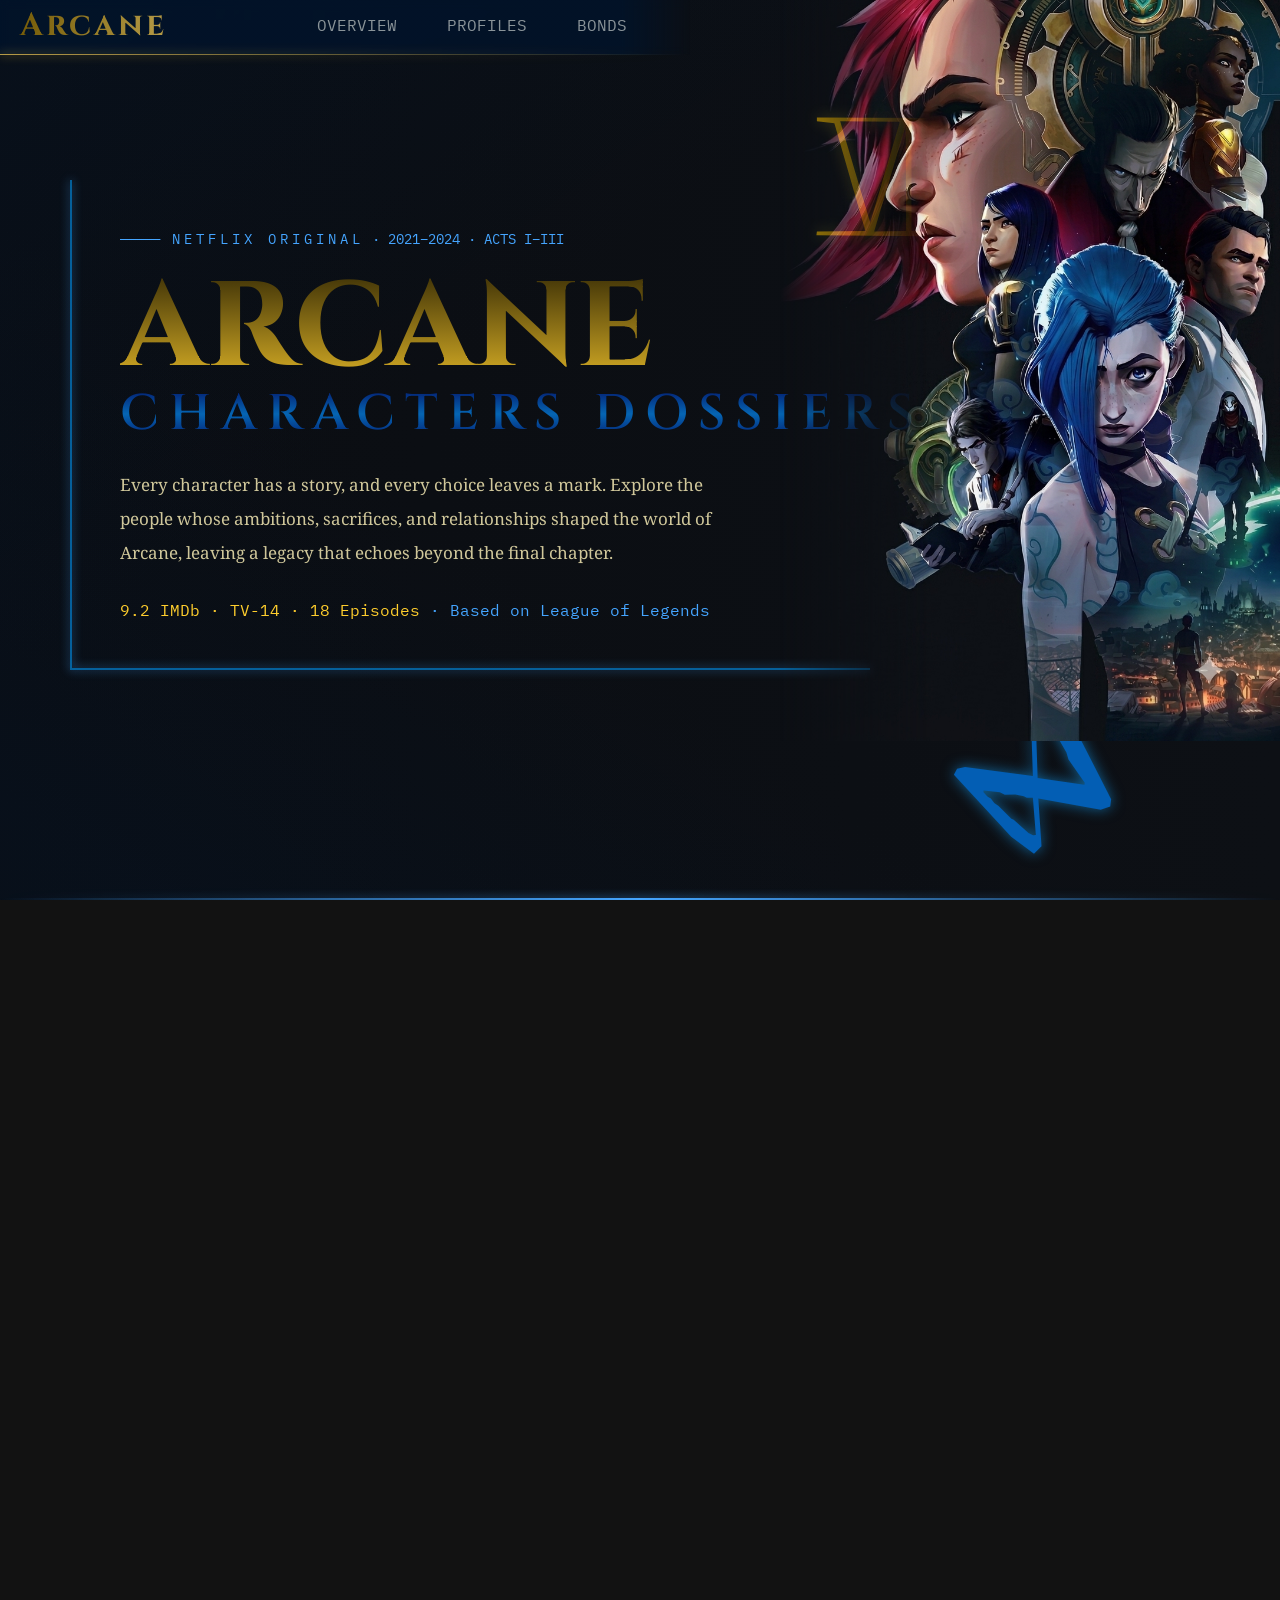
<file: ArcaneCharacters.html>
<!DOCTYPE html>
<html lang="en">
<head>
  <meta charset="UTF-8">
  <meta name="viewport" content="width=device-width, initial-scale=1.0">
  <title>Arcane Characters</title>
  <link rel="stylesheet" href="ArcaneCharacters.css">
  <meta name="color-scheme" content="dark">
  <link rel="shortcut icon" href="powder&silco.jpeg">
</head>
<body>

  <main id="Hero">

    <div class="hero-box1">

      <div class="Top-row">
        <h1>Arcane</h1>
        <a href="#Overview"> Overview</a>
        <a href="#Profiles"> Profiles</a>
        <a href="#Bonds"> Bonds</a>
      </div>

      <div class="vi-tattoo">
        <svg viewBox="0 0 736 736" xmlns="http://www.w3.org/2000/svg" role="img">    
          <path
            fill="#be9203f0"
            fill-rule="evenodd"
            d="M 241 235 L 241 243 L 277 247 L 341 469 L 241 470 L 240 478 L 476 480 L 476 470 L 436 469 L 436 244 L 477 236 Z
              M 424 252 L 425 469 L 359 470 Z
              M 289 243 L 412 244 L 351 452 Z" />
        </svg>
      </div>

      <div class="left-middle">
        <h4><span>—————</span> Netflix Original<span>  ·  2021–2024  ·  Acts I–III</span></h4>
        <h1>Arcane</h1>
        <h3>Characters Dossiers</h3>
        <p>
          Every character has a story, and every choice leaves a mark.
          Explore the people whose ambitions, sacrifices, and relationships
          shaped the world of Arcane, leaving a legacy that echoes beyond
          the final chapter.
        </p>
        <h5>9.2 IMDb · TV-14 · 18 Episodes <span>· Based on League of Legends</span></h5>
      </div>

      <div class="hero-bottom">
        <div class="firelight-logo">
          <svg viewBox="0 0 736 1308" xmlns="http://www.w3.org/2000/svg" role="img">
            <path
              fill="#035eb4"
              fill-rule="evenodd"
              d="M 359 207 L 324 229 L 351 263 L 363 626 L 66 586 L 31 594 L 17 620 L 268 892 L 368 966 L 401 934 L 387 724 L 660 774 L 702 759 L 706 728 L 534 390 L 534 352 L 517 355 L 451 228 Z
                  M 147 689 L 218 697 L 240 708 L 286 707 L 323 714 L 336 721 L 363 721 L 376 884 L 364 885 L 344 876 L 279 817 L 269 813 L 213 757 L 194 744 L 179 724 L 164 716 L 147 697 Z
                  M 373 298 L 382 299 L 510 523 L 519 554 L 590 655 L 589 664 L 384 634 Z" />
          </svg>
        </div>
      </div>

    </div>

    <div class="hero-right">

      <div class="hero-img">
        <img src="Arcane-hero.png"> 
      </div>

    </div>
    
  </main>

<main id="Overview">
    <div class="overview">
      <div class="overview-img">
        <img src="Arcane-characters.jpg" alt="Arcane casts">
      </div>
      <div>
        <span class="eyebrow">Piltover &amp; Zaun — a field guide</span>
        <h1 class="title">Overview</h1>
        <p class="overview-body">
          Every story is built through the choices of those who live within it.
          A single decision can inspire hope, ignite conflict, strengthen a bond,
          or shatter one forever. In Arcane, every character carries a different
          purpose, yet none stand apart from the others — their lives intertwine,
          and together they shape the destiny of Piltover and Zaun.
        </p>
      </div>
    </div>

    <div class="cast">
      <h2>Main Characters</h2>

      <div class="cast-panel">
        <div class="cast-list">

          <input type="radio" name="character" id="char-vi" class="cast-radio">
          <label for="char-vi" class="cast-label">Vi</label>

          <input type="radio" name="character" id="char-jinx" class="cast-radio">
          <label for="char-jinx" class="cast-label">Jinx</label>

          <input type="radio" name="character" id="char-viktor" class="cast-radio">
          <label for="char-viktor" class="cast-label">Viktor</label>

          <input type="radio" name="character" id="char-jayce" class="cast-radio">
          <label for="char-jayce" class="cast-label">Jayce</label>

          <input type="radio" name="character" id="char-silco" class="cast-radio">
          <label for="char-silco" class="cast-label">Silco</label>

          <input type="radio" name="character" id="char-caitlyn" class="cast-radio">
          <label for="char-caitlyn" class="cast-label">Caitlyn</label>

        </div>

        <div class="cast-display">
          <span class="display-hint">Select a name to view their portrait</span>
          <img id="img-vi" src="Vi-characters.jpg" alt="Vi">
          <img id="img-jinx" src="ZaunJinx.jpeg" alt="Jinx">
          <img id="img-viktor" src="viktor-piltover.jpeg" alt="Viktor">
          <img id="img-jayce" src="Jayce-piltover.jpeg" alt="Jayce">
          <img id="img-silco" src="silco-dialog-img.png" alt="Silco">
          <img id="img-caitlyn" src="piltover-caitlyn.jpeg" alt="Caitlyn">
        </div>
      </div>
    </div>

    <div class="duo">
      <div class="duo-panel">
        <h2>Motivation</h2>
        <p>
          Every character is driven by a unique purpose. Whether inspired by
          ambition, justice, survival, revenge, or the pursuit of progress,
          their motivations shape the choices they make and the paths they follow.
        </p>
      </div>
      <div class="duo-panel">
        <h2>Journey</h2>
        <p>
          No journey remains unchanged. Through triumph, failure, sacrifice,
          and redemption, each character evolves with every challenge they
          face, leaving a lasting impact on themselves and the world around them.
        </p>
      </div>
    </div>

  </main>

  <main id="Profiles">
    <p class="profile-eyebrow">Piltover & Zaun — a personnel index</p>
    <div class="profile">
    <h2>Profiles</h2>
    </div>
    <p class="profile-quote">who they are, before the story bends them</p>
    <div class="profile-body">
      <p>Every profile reveals a different perspective, from ambition and hope to sacrifice and loss. Choose a character to begin exploring their story.</p>
    </div>

    <div class="grid-container">

      <p class="zaun-eyebrow">THE UNDERCITY <span class="z-eyebrowline">——</span> <span class="z2">Below the Surface</span></p>
      <div class="zaun-header"><p>——</p><span>Z</span><h3>aun</h3><p>/</p><h3>Main Characters</h3><p>__</p></div>

      <div class="profile-zaun-card">

        <button class="items" id="item-1">
          <img src="Vi-profile.jpg" class="imgs">
          <h2>Vi</h2>
        </button>

        <dialog id="viModal">

          <div class="modal-left">
            <h2 class="zaun">Zaun</h2>
            <h1 class="Vi">Vi</h1>
            <img src="vi-dialog-img.jpg" class="dialog-imgs" alt="Vi">
          </div>

          <div class="modal-middle">
            <details>
              <summary><h3>Childhood</h3></summary>
              <p class="modal-p">I grew up with Vi, Mylo, and Claggor under Vander's roof.<p><p>
              We didn't have much, but we had each other, and for a while, that was enough.<p><p>
              Vi was always the one who believed she could handle anything, and I wanted to be just like her.
              I was smaller, slower, and better with a wrench than a fist.
              I built little things, took them apart, and put them back together when they broke.<p><p>
              Then came the bridge.
              After that, everything changed.
              Vander gave us a home, but I never stopped wondering if I was strong enough to belong in it.</p>
            </details>

            <details>
              <summary><h3>Motivation</h3></summary>
              <p class="modal-p">I wanted to prove that I wasn't Powder anymore.
              Powder was the girl who always got left behind, the one who needed Vi to come back and tell her everything was going to be okay.
              I didn't want to be that girl again.<p><p>
              I wanted to be useful.
              Dangerous, even.
              Someone people couldn't throw away so easily.
              Silco gave me a place where being broken didn't make me worthless.
              He believed in what I could become, and I held on to that harder than I should have.<p><p>
              But underneath all the noise, the guns, and the explosions, I was still chasing the same thing I'd wanted as a kid: to know that someone would choose me and stay.</p>
            </details>

            <details>
              <summary><h3>Journey</h3></summary>
              <p class="modal-p">I started as Powder, running through the Lanes with Vi, Mylo, and Claggor, thinking we could take on anything.<p><p>
              Then one night changed everything.
              I lost Vander, lost my home, and became someone I barely recognized.<p><p>
              Silco took me in, and the years that followed shaped me into Jinx.
              I built, fought, broke things, and learned to survive on my own terms.<p><p>
              But when Vi returned, the life I'd built began colliding with the life I'd buried.
              I spent years trying to outrun Powder, only to realize she had never really left.<p><p>
              My journey was never about becoming someone else.
              It was about figuring out who I was when I couldn't go back.</p>
            </details>
          </div>

          <div class="modal-right">

            <details>
              <summary><h3>Sacrifice</h3></summary>
              <p class="modal-p">I lost more than people.<p><p>
              I lost the life I thought I'd have with my sister.
              I lost Vander, Mylo, Claggor, and the girl I used to be.<p><p>
              Every time I tried to build something new, part of the old world came back to collect its price.
              I gave up trust before I could be abandoned again.<p><p>
              I gave up the chance to be Powder because being Powder hurt too much.
              And even when I found people who cared about me, I kept pushing them away before they could become another thing I could lose.<p><p>
              Maybe that's the worst part.
              Sometimes surviving means becoming someone you never meant to be.</p>
            </details>

            <details>
              <summary><h3>Philosophy</h3></summary>
              <p class="modal-p">Maybe there isn't a Powder and a Jinx.<p><p>
              Maybe there never was.<p><p>
              People love putting names on things they don't understand.
              Good.
              Bad.
              Broken.
              Dangerous.
              I stopped trying to fit into those little boxes a long time ago.<p><p>
              People leave.
              That's what they do.
              So I learned not to need them.
              I learned to build things that don't walk away, and to laugh when everything falls apart.<p><p>
              Maybe that's why I like explosions.
              For one perfect second, everything is honest.
              No pretending.
              No past.
              No one telling me who I'm supposed to be.<p><p>
              I'm Jinx.
              That's enough.</p>
            </details>

            <details>
              <summary><h3>Legacy</h3></summary>
              <p class="modal-p">I don't know what people will remember when I'm gone.<p><p>
              Maybe the explosions.
              Maybe the blue smoke.
              Maybe the girl everyone was afraid to call by her real name.<p><p>
              But I know I changed things.
              I left marks on Piltover, on Zaun, and on everyone who crossed my path.
              Some of them will hate me.
              Some might understand me.
              That's fine.<p><p>
              I stopped trying to control what people think of me a long time ago.
              I spent my whole life trying to prove I wasn't the girl who broke everything.
              Maybe I was.
              Maybe that's not the whole story.<p><p>
              I built things.
              I protected people.
              I destroyed things.
              I loved people.
              That's my legacy.
              All of it.</p>
            </details>

          </div>

        </dialog>


        <button class="items" id="item-2">
          <img src="Jinx-profile.jpg" class="imgs">
          <h2>Jinx</h2>
        </button>
        
        <dialog id="jinxModal">

           <div class="modal-left">
            <h2 class="zaun">Zaun</h2>
            <h1 class="Jinx">Jinx</h1>
            <img src="jinx-dialog-img.jpg" class="dialog-imgs" alt="Vi">
          </div>

         <div class="modal-middle">
            <details>
              <summary><h3>Childhood</h3></summary>
              <p class="modal-p">Zaun wasn't the kind of place that let you stay a kid for long.
              Powder and I learned that early.<p><p>
              After losing our parents on the bridge, Vander took us in and gave us a home worth coming back to.
              Mylo and Claggor became family, and The Last Drop became the closest thing we had to normal.<p><p>
              Most days were spent running rooftops, getting into trouble, and believing we could take on the whole Undercity.
              Looking after Powder just came naturally.
              She was my little sister.
              That's what you do.<p><p>
              Life kept throwing punches, so I learned to throw them back.</p>
            </details>

            <details>
              <summary><h3>Motivation</h3></summary>
              <p class="modal-p">I've never needed a grand reason to fight.
              Give me someone worth protecting, and that's enough.<p><p>
              Family came first, always has.
              When I lost them, I kept fighting because giving up would've meant they were gone for good.<p><p>
              Every choice I've made has been driven by the hope that I could make things right, even when I knew I couldn't erase the past.<p><p>
              The world can call me stubborn.
              Maybe it has a point.
              Once I decide someone matters to me, I don't walk away.</p>
            </details>

            <details>
              <summary><h3>Journey</h3></summary>
              <p class="modal-p">One night changed the course of my life.
              I lost the people who had always stood beside me and spent years locked away, holding on to the hope that Powder was still out there.<p><p>
              When freedom finally came, so did the truth I had spent years chasing.<p><p>
              The road back was filled with impossible choices, old wounds, and new allies.
              It wasn't the life I imagined, but every step taught me that moving forward doesn't mean leaving the past behind.
              It means finding the strength to carry it.</p>
            </details>
          </div>

          <div class="modal-right">

            <details>
              <summary><h3>Sacrifice</h3></summary>
              <p class="modal-p">Nothing worth protecting comes without a cost.<p><p>
              I lost my parents before I knew what loss truly meant.
              I lost the family Vander built trying to save them.<p><p>
              Years of my life disappeared behind prison walls, and when I finally found my sister again, she wasn't the little girl I remembered.<p><p>
              Every choice I made demanded something in return.
              I can't change what those sacrifices took from me, but I'd make them again if it meant giving the people I love another chance.</p>
            </details>

            <details>
              <summary><h3>Philosophy</h3></summary>
              <p class="modal-p">People like to think the world is split between right and wrong.
              It isn't.<p><p>
              Sometimes you're forced to choose between two things you'll regret.
              I've learned to live with that.<p><p>
              What matters isn't how hard you can hit or how many fights you win.
              It's who you're willing to stand beside when everything falls apart.<p><p>
              I can't change the past, and I won't pretend every choice I made was the right one.
              But I refuse to let guilt decide who I become.<p><p>
              As long as I can still stand, I can still protect the people who need me.
              That's enough.
              That's who I am.</p>
            </details>

            <details>
              <summary><h3>Legacy</h3></summary>
              <p class="modal-p">I never fought to be remembered.
              I fought because someone had to stand between the people I loved and the world trying to break them.<p><p>
              If my story leaves anything behind, I hope it's the reminder that even the deepest wounds don't have to decide who we become.<p><p>
              People will remember the fights, the scars, and the choices I made.
              I'd rather they remember that I never stopped getting back up.</p>
            </details>

          </div>
        
        </dialog>
          
        <button class="items" id="item-3">
          <img src="silco-profile.jpg" class="imgs">
          <h2>Silco</h2>
        </button>

        <dialog id="silcoModal">

          <div class="modal-left">
            <h2 class="zaun">Zaun</h2>
            <h1 class="Silco">Silco</h1>
            <img src="silco-dialog-img.png" class="dialog-imgs" alt="Vi">
          </div>

          <div class="modal-middle">
            <details>
              <summary><h3>Origins</h3></summary>
              <p class="modal-p">I grew up in the Lanes, where survival was never a promise.
              Vander and I shared the same streets, the same hunger, and the same dream: a Zaun that answered to no one above it.
              We fought together because we believed freedom was worth the price.<p><p>
              Then Vander chose peace.
              I saw it differently—peace without independence was just another kind of leash.<p><p>
              What began as a shared dream became a division between us, and that division shaped everything that followed.
              I learned early that if Zaun was ever going to stand on its own, someone had to be willing to do what others weren't.</p>
            </details>

            <details>
              <summary><h3>Ambition</h3></summary>
              <p class="modal-p">I never wanted a seat at Piltover's table.
              I wanted the table gone—Zaun had spent too long living beneath someone else's shadow and asking for scraps.
              I wanted independence, not permission.<p><p>
              Everything I built served that purpose: Shimmer gave Zaun strength, my influence gave it a voice, and fear gave our enemies a reason to listen.<p><p>
              I knew the price would be high, but freedom has never been handed to those who wait politely for it.
              I didn't want Zaun to survive beneath Piltover; I wanted Zaun to stand on its own.</p>
            </details>

            <details>
              <summary><h3>Journey</h3></summary>
              <p class="modal-p">Vander and I once fought for the same dream—then he betrayed it and nearly killed me for believing Zaun deserved more.
              I survived, but I didn't come back as the man he knew.<p><p>
              I built my influence from the Undercity upward: Shimmer gave me power, fear kept my enemies cautious, and the people who followed me gave Zaun a force Piltover couldn't ignore.<p><p>
              My path was never clean; every victory demanded another compromise, another enemy, another piece of myself.
              In the end, I became what I had once fought against: a man willing to sacrifice almost anything for Zaun.</p>
            </details>
          </div>

          <div class="modal-right">

            <details>
              <summary><h3>Sacrifice</h3></summary>
              <p class="modal-p">I gave up Vander long before I stopped caring about him—that was the first price.<p><p>
              After that there were always more: trust became a weakness, mercy became a risk, and every step toward Zaun's freedom demanded something from me.<p><p>
              I built my power knowing people would suffer for it; I watched others lose homes, families, and pieces of themselves while I kept moving forward.<p><p>
              Even Jinx became part of that cost—I loved her, but I also shaped her into something the world would fear.<p><p>
              In the end I had to choose between the dream I had spent my life chasing and the daughter I never expected to have.
              I chose her.</p>
            </details>

            <details>
              <summary><h3>Philosophy</h3></summary>
              <p class="modal-p">People call me ruthless because I refuse to pretend freedom comes without a price.<p><p>
              They want independence but expect it clean—victory without blood, power without fear, change without sacrifice.
              That's not how the world works.<p><p>
              Piltover taught Zaun to kneel because it knew Zaun was afraid to stand; I learned otherwise.
              Fear can be broken, loyalty can be earned, and sometimes the only way to make someone respect your freedom is to make them understand what it costs.<p><p>
              I never believed Zaun needed saving; it needed someone willing to believe in it completely.</p>
            </details>

            <details>
              <summary><h3>Legacy</h3></summary>
              <p class="modal-p">I wanted Zaun to stand on its own, and in the end it did—not exactly as I imagined, but close enough to prove the dream wasn't impossible.<p><p>
              I left behind a city that no longer had to ask Piltover for permission, and I left behind scars, enemies, and people who paid for my choices.<p><p>
              Perhaps that is the truth of any revolution: you can change the world and still leave it damaged.<p><p>
              They may remember me as a monster or as the man who gave Zaun its freedom.
              I can live with either.
              What matters is that Zaun is finally its own.</p>
            </details>

          </div>
        </dialog>

        <button class="items" id="item-4">
          <img src="vander-profile.jpg" class="imgs">
          <h2>Vander</h2>
        </button>

        <dialog id="vanderModal">

          <div class="modal-left">
            <h2 class="zaun">Zaun</h2>
            <h1 class="Vander">Vander</h1>
            <img src="vander-dialog-img.jpg" class="dialog-imgs" alt="Vi">
          </div>

          <div class="modal-middle">
            <details>
              <summary><h3>Origins</h3></summary>
              <p class="modal-p">The Lanes raised me.
              Down there, you learned early that nobody was coming to save you.<p><p>
              Silco and I grew up with the same hunger, the same anger, and the same dream: a Zaun that could stand on its own.
              We fought for it together.
              We believed Piltover would never give us freedom, so we'd have to take it.<p><p>
              But somewhere along the way, I started seeing what that fight was costing us.
              I had seen enough people die for a dream.<p><p>
              I didn't want another generation of Zaunites growing up knowing only war.
              I wanted freedom too.
              I just wanted us to survive long enough to have it.</p>            </details>

            <details>
              <summary><h3>Motivation</h3></summary>
              <p class="modal-p">I stopped fighting for Zaun when I realized what the fight was doing to its people.
              I'd seen enough children lose their parents, enough families bury someone they loved.<p><p>
              I didn't want freedom if the price was another generation growing up surrounded by graves.
              That's why I chose to protect what we had instead of chasing a war we couldn't win.<p><p>
              The Lanes didn't need another martyr.
              They needed someone willing to keep people alive.
              Vander became my name, but the reason was always simple: no child under my roof should have to become what I became.</p>            </details>

            <details>
              <summary><h3>Journey</h3></summary>
              <p class="modal-p">I started with a revolution in my heart and ended up raising children in the Lanes.<p><p>
              After the uprising failed, I chose a different kind of fight.
              I opened the Last Drop, kept the peace, and tried to give Zaun something the revolution never could: a place to belong.<p><p>
              Then Silco came back.
              Everything I had buried came looking for me, and I knew what it would cost.
              When he came for the people under my protection, there was never really a choice.<p><p>
              I had spent years telling myself I was done fighting.
              Maybe I was wrong.
              Some fights are worth picking up again, especially when the people you love are standing behind you.</p>            </details>
          </div>

          <div class="modal-right">

            <details>
              <summary><h3>Sacrifice</h3></summary>
              <p class="modal-p">I gave up the dream I once shared with Silco.
              Not because I stopped believing Zaun deserved freedom, but because I couldn't keep asking its people to bleed for it.<p><p>
              I gave up the fight, the anger, and the man I might have become.
              I took responsibility for children who weren't mine by blood and made their safety my own burden.<p><p>
              Every day meant choosing peace when part of me still wanted to fight.<p><p>
              And when Silco came for us, I gave up the last thing I had left.
              My life.
              If that's the price of keeping them safe, I'd pay it again.</p>            </details>

            <details>
              <summary><h3>Philosophy</h3></summary>
              <p class="modal-p">I've learned that being strong isn't always about winning.
              Sometimes it's knowing when to put your fists down.<p><p>
              Zaun doesn't need another man willing to die for its freedom.
              It needs someone willing to live for its people.<p><p>
              I've seen what hatred does when you let it choose for you.
              It turns friends into enemies and children into soldiers.
              So I chose peace.<p><p>
              Not because I was afraid to fight, but because I knew exactly what another fight would cost.
              If I have any rule, it's this: the children shouldn't have to pay for the mistakes of the people who came before them.</p>            </details>

            <details>
              <summary><h3>Legacy</h3></summary>
              <p class="modal-p">I never built an empire.
              I never won Zaun its freedom.
              What I left behind was smaller than that, but maybe it mattered more.<p><p>
              I gave a few children a home.
              I taught them to look after each other, to stand together, and to believe they could become something different from the world around them.<p><p>
              Vi carried that lesson into every fight.
              Powder carried it too, even when she forgot.<p><p>
              Maybe that's the legacy I wanted.
              Not a city that remembers my name.
              Just people who remember how to protect each other.</p>            </details>

          </div>
        </dialog>


        <button class="items" id="item-5">
          <img src="singed-profile.jpg" class="imgs">
          <h2>Singed</h2>
        </button>

         <dialog id="singedModal">

          <div class="modal-left">
            <h2 class="zaun">Zaun</h2>
            <h1 class="Singed">Singed</h1>
            <img src="singed-dialog-img.jpg" class="dialog-imgs" alt="Vi">
          </div>

          <div class="modal-middle">
            <details>
              <summary><h3>Origins</h3></summary>
              <p class="modal-p">I was a scientist long before Zaun became my laboratory.
              Knowledge was never a hobby to me.
              It was a necessity.<p><p>
              The natural world is full of questions, and I have never understood the desire to leave them unanswered simply because the answers are unpleasant.<p><p>
              Piltover offered knowledge, but only within boundaries it considered acceptable.
              Zaun offered something different: freedom to pursue what others were unwilling to touch.<p><p>
              So I came to the Undercity.
              Not for its politics.
              Not for its people.
              For the work.</p>            </details>

            <details>
              <summary><h3>Motivation</h3></summary>
              <p class="modal-p">I don't pursue knowledge for recognition.
              Recognition is irrelevant.<p><p>
              What matters is the question, and whether I am willing to follow it to its conclusion.<p><p>
              I have spent years trying to overcome the limits imposed by nature.
              Disease.
              Weakness.
              Mortality.<p><p>
              Every discovery opens another door, and behind that door is another problem demanding an answer.<p><p>
              People call some questions dangerous because they fear what the answers might require.
              I have never found fear to be a particularly useful scientific principle.</p>
            </details>

            <details>
              <summary><h3>Journey</h3></summary>
              <p class="modal-p">I left Piltover behind when its scholars decided that knowledge was only valuable when it remained comfortable.
              Zaun offered no such restrictions.
              There, I could pursue my work without asking permission.<p><p>
              My research took me into places most would consider unacceptable.
              Shimmer was only one step along the way.<p><p>
              Each experiment revealed something new, and each discovery demanded that I go further.
              My work has taken many forms, and many lives have been affected by it.<p><p>
              That is the nature of progress.
              It rarely moves in a straight line, and it is rarely clean.
              I simply continued where the evidence led.</p>            </details>
          </div>

          <div class="modal-right">

            <details>
              <summary><h3>Sacrifice</h3></summary>
              <p class="modal-p">I have never believed that progress comes without a price.
              Every experiment demands something.
              Time.
              Resources.
              Certainty.
              Sometimes more.<p><p>
              I lost people I cared for because I chose the work over everything else.<p><p>
              I watched my own daughter suffer, and still I continued searching for a way to save her.
              That is perhaps the greatest sacrifice I have made, not because I was willing to lose her, but because I was unwilling to accept that she could be lost.<p><p>
              If knowledge demands a price, I will pay it.
              The question is only whether the result is worth what remains.</p>            </details>

            <details>
              <summary><h3>Philosophy</h3></summary>
              <p class="modal-p">I do not believe knowledge should be restrained by discomfort.
              Nature does not concern itself with morality.
              It simply operates according to its laws, and our task is to understand them.<p><p>
              People fear what they cannot understand.
              They call an experiment cruel when they see the suffering, but rarely ask what might be learned from it.<p><p>
              Perhaps that makes me ruthless.
              Perhaps it makes me practical.
              I have never confused being compassionate with being useful.<p><p>
              If a discovery can change what is possible, then the discomfort required to reach it is not an argument against pursuing it.
              Progress does not ask whether we are ready.
              It simply asks whether we are willing to continue.</p>            </details>

            <details>
              <summary><h3>Legacy</h3></summary>
              <p class="modal-p">I never cared whether my name was remembered.
              Names fade.
              The work remains.<p><p>
              The things I created have already changed the world, whether for better or worse.
              Shimmer, my research, the lives altered by my experiments, all of it became part of something larger than myself.<p><p>
              Perhaps that is the only legacy worth having.
              Not being remembered as a man.
              Being remembered as the one who refused to accept that anything was impossible.</p>            </details>

          </div>
        </dialog>

        <button class="items" id="item-6">
          <img src="ekko-profile.png" class="imgs">
          <h2>Ekko</h2>
        </button>
         <dialog id="ekkoModal">

          <div class="modal-left">
            <h2 class="zaun">Zaun</h2>
            <h1 class="Ekko">Ekko</h1>
            <img src="ekko-dialog-img.jpg" class="dialog-imgs" alt="Vi">
          </div>

          <div class="modal-middle">
            <details>
              <summary><h3>Childhood</h3></summary>
              <p class="modal-p">The Lanes were my playground.
              I grew up surrounded by machines, noise, and people who learned to make something out of whatever they could find.<p><p>
              I was always taking things apart, rebuilding them, and seeing how far I could push them.
              While others saw broken junk, I saw possibilities.<p><p>
              I knew the Undercity had problems.
              You didn't have to be told.
              You could see them in the streets.<p><p>
              But I also saw people who refused to let those problems decide what they could become.
              That stayed with me.<p><p>
              I wasn't interested in waiting for someone to fix Zaun.
              I wanted to see what we could build ourselves.</p>            </details>

            <details>
              <summary><h3>Motivation</h3></summary>
              <p class="modal-p">I don't fight because I think Zaun needs a hero.
              Heroes come and go.<p><p>
              What Zaun needs is a future.
              I want a place where kids don't have to grow up thinking their only choices are to run, fight, or disappear.<p><p>
              Every invention, every plan, every risk I take comes back to the same idea: we can build something better than what we inherited.<p><p>
              That's what keeps me moving.
              Not revenge.
              Not power.
              The future.
              And if nobody else is going to make it happen, I will.</p>            </details>

            <details>
              <summary><h3>Journey</h3></summary>
              <p class="modal-p">I grew up watching Zaun take more than it gave.
              So I started building.<p><p>
              The Firelights became more than a group of kids fighting back.
              They became a place where people could breathe, move freely, and imagine something beyond survival.<p><p>
              But I learned that saving people isn't the same as saving everyone.
              Some battles can't be won by force, and some mistakes can't be undone.<p><p>
              I lost friends, rebuilt what was broken, and kept moving forward.
              I even found a way to glimpse what might have been.
              It showed me that a better world was possible, but it also showed me what it could cost.</p>            </details>
          </div>

          <div class="modal-right">

            <details>
              <summary><h3>Sacrifice</h3></summary>
              <p class="modal-p">I've lost people I cared about.
              Friends.
              Family.
              People who trusted me to bring them home.<p><p>
              Every time I failed to save someone, I carried it with me.
              I could've let that turn into anger.
              Instead, I kept building.<p><p>
              Being the one who fights back means accepting that you won't always get everyone out.
              Sometimes you have to choose between saving one person and saving many.<p><p>
              Those choices stay with you.
              I don't pretend they don't hurt.
              I just refuse to let the loss stop me from protecting whoever comes next.</p>            </details>

            <details>
              <summary><h3>Philosophy</h3></summary>
              <p class="modal-p">I don't believe the future is something you wait for.
              It's something you build.<p><p>
              Zaun taught me that nobody is coming to save us, but that doesn't mean we're doomed to stay the same.<p><p>
              I've seen what anger does.
              I've seen what happens when people let the past decide everything that comes next.
              I could've done the same.
              Instead, I keep moving.<p><p>
              Maybe that's what progress really is.
              Not forgetting what happened, but refusing to let it be the last thing that happens.</p>            </details>

            <details>
              <summary><h3>Legacy</h3></summary>
              <p class="modal-p">I never wanted a statue or a name carved into anything.
              If people remember me, I'd rather they remember what we built.<p><p>
              The Firelights proved that Zaun could protect its own.
              My inventions proved that a kid from the Undercity could create things no one expected.<p><p>
              But the real legacy isn't the machines or the victories.
              It's the people who keep building after we're gone.
              If I can leave Zaun with even a little more hope than I found it with, then I didn't waste my time.</p>            </details>

          </div>
        </dialog>

        <button class="items" id="item-7">
          <img src="sevika-profile.jpg" class="imgs">
          <h2>Sevika</h2>
        </button>

        <dialog id="sevikaModal">

          <div class="modal-left">
            <h2 class="zaun">Zaun</h2>
            <h1 class="Sevika">Sevika</h1>
            <img src="sevika-dialog-img.jpg" class="dialog-imgs" alt="Vi">
          </div>

          <div class="modal-middle">
            <details>
              <summary><h3>Origins</h3></summary>
              <p class="modal-p">I grew up in Zaun, where you learned quickly that weakness was something other people could use against you.
              I learned to fight, to stand my ground, and to make sure I could take care of myself.<p><p>
              Vander once believed Zaun could survive through peace.
              I didn't.
              When he stepped away from the fight, I saw it as giving Piltover exactly what it wanted.<p><p>
              Silco was different.
              He was willing to fight for Zaun, and that was enough for me to stand beside him.</p>            </details>

            <details>
              <summary><h3>Motivation</h3></summary>
              <p class="modal-p">I don't need promises of glory.
              I need a reason to keep fighting.<p><p>
              Zaun has spent too long being told what it can have, where it can go, and what it is worth.
              I won't accept that.<p><p>
              I fight for a Zaun that doesn't have to kneel just to survive.
              That's why I stayed with Silco.
              That's why I kept fighting after he was gone.
              Someone has to stand their ground.</p>            </details>

            <details>
              <summary><h3>Journey</h3></summary>
              <p class="modal-p">I've followed Zaun through more fights than I care to remember.
              I stood beside Silco as he built his power, watched him turn the Undercity into something Piltover could no longer ignore, and stayed when things started falling apart.<p><p>
              Then Silco was gone.
              The world didn't stop with him.<p><p>
              Zaun was still standing, wounded and uncertain, and I had to decide whether everything I'd fought for ended with the man I'd followed.
              It didn't.
              I stayed.
              Because leaving would have meant everything was for nothing.</p>            </details>
          </div>

          <div class="modal-right">

            <details>
              <summary><h3>Sacrifice</h3></summary>
              <p class="modal-p">I've lost an arm.
              I've lost people.
              I've spent years putting my life on the line for a cause that never promised to give anything back.<p><p>
              But I never thought sacrifice made me special.
              That's just the price of choosing a side.<p><p>
              I gave up comfort.
              I gave up safety.
              I even accepted serving under people whose choices I didn't always agree with.<p><p>
              You don't fight for Zaun because it's easy.
              You fight because someone has to.</p>            </details>

            <details>
              <summary><h3>Philosophy</h3></summary>
              <p class="modal-p">I don't believe in waiting for the world to become fair.
              It won't.<p><p>
              You decide what matters, you choose who stands beside you, and when the time comes, you hold your ground.<p><p>
              People can betray you.
              Leaders can fail.
              Plans can fall apart.
              Doesn't change the job.<p><p>
              You protect what you believe in and live with the consequences.
              That's what loyalty means to me.</p>            </details>

            <details>
              <summary><h3>Legacy</h3></summary>
              <p class="modal-p">I don't need statues or stories about me.
              Let someone else worry about being remembered.<p><p>
              I fought for Zaun because I believed it deserved to stand on its own.
              If I leave anything behind, I hope it's that refusal to kneel.<p><p>
              People will come and go.
              Leaders will rise and fall.
              Zaun stays.</p>            </details>

          </div>
        </dialog>

        <button class="items" id="item-8">
          <img src="isha-profile.jpg" class="imgs">
          <h2>Isha</h2>
        </button>
        <dialog id="ishaModal">

          <div class="modal-left">
            <h2 class="zaun">Zaun</h2>
            <h1 class="Isha">Isha</h1>
            <img src="isha-dialog-img.jpg" class="dialog-imgs" alt="Vi">
          </div>

          <div class="modal-middle">
            <details>
              <summary><h3>Origins</h3></summary>
              <p class="modal-p">Isha's past is almost entirely unknown.<p><p>
              She appears in Zaun as a young, nonverbal child surviving on her own, communicating through gestures, expressions, and the few people she learns to trust.<p><p>
              She doesn't arrive with a name people know or a story people care about.
              She's simply a kid trying to survive in a place that rarely makes room for one.<p><p>
              That makes what happens next even more important.
              She finds someone who listens without needing her to speak.</p>            </details>

            <details>
              <summary><h3>Bond</h3></summary>
              <p class="modal-p">Isha's bond with Jinx becomes something neither of them expected.
              She doesn't see the stories surrounding Jinx.
              She sees the person underneath them.<p><p>
              For Jinx, that trust matters.
              Isha gives her something she hasn't had in years: someone who believes in her without asking her to become anything else.<p><p>
              Their relationship slowly brings out a side of Jinx that had been buried for years.
              With Isha, she isn't just Jinx.
              She's someone worth trusting.</p>            </details>

            <details>
              <summary><h3>Journey</h3></summary>
              <p class="modal-p">Isha's journey is small, but it changes everything around her.
              She begins as a child surviving quietly in Zaun, then finds herself alongside Jinx, following her into a world of danger she could never have understood before.<p><p>
              She doesn't have many words to offer. 
              She doesn't need them. She stays close, learns quickly, and follows the people she trusts even when the world around them starts falling apart. <p><p>
              For someone so young, she travels a long way in a very short time.</p>
            </details>
          </div>

          <div class="modal-right">

            <details>
              <summary><h3>Courage</h3></summary>
              <p class="modal-p">Isha never needed to be the loudest person in the room to be brave. 
              She was small, silent, and often surrounded by things far bigger than herself.<p><p>
              Her courage wasn't about being fearless. It was about caring enough to act anyway. <p><p>
              She saw something worth protecting in Jinx and refused to turn away from her.
              Sometimes the smallest person in the room is the one who stands closest to the danger.</p>
            </details>

            <details>
              <summary><h3>Sacrifice</h3></summary>
              <p class="modal-p">Isha never had much to give, but she gave what she could. 
              Her safety, her trust, and eventually her own life became part of the cost of standing beside Jinx.<p><p>
              She didn't understand every battle around her. She didn't need to. She knew who she cared about, and when the moment came, she chose to stay.<p><p>
              For a child who had spent so much of her life surviving alone, giving herself for someone else was perhaps the greatest thing she could have given.</p>
            </details>

            <details>
              <summary><h3>Legacy</h3></summary>
              <p class="modal-p">Isha never had the chance to grow old enough to leave behind inventions, victories, or a name people would remember.
              She left something smaller.<p><p>
              She changed Jinx.
              For a brief time, Jinx had someone who saw her without fear and trusted her without conditions. 
              Isha reminded her that there was still something worth protecting beneath all the noise.<p><p>
              She may have been only a small part of Zaun's story.
              But to Jinx, she became unforgettable.</p>
            </details>

          </div>
        </dialog>

      </div>

      <div class="zaun-body">
         Zaun is a city shaped by resilience, ambition, and the determination of those
         who call it home. Every individual carries a different purpose, yet their choices 
         are deeply connected, influencing one another and leaving a lasting mark on the city's future.
         These are the figures whose lives, beliefs, and sacrifices came to define Zaun.
      </div>

      <hr id="zaun-hr" align="center">

      <p class="piltover-eyebrow">THE CITY OF PROGRESS <span class="p-eyebrowline">——</span> <span class="p2">Above The Surface</span></p>
      <div class="piltover-header"><p>——</p><span>P</span><h3>iltover</h3><p>/</p><h3>Main Characters</h3><p>__</p></div>

      <div class="profile-piltover-card">

        <div class="items" id="item-1-piltover">
          <img src="viktor-profile.jpg" class="imgs2">
          <h2>Viktor</h2>
        </div>
        <dialog id="viktorModal">

          <div class="modal-left">
            <h2 class="piltover">Piltover</h2>
            <h1 class="Viktor">Viktor</h1>
            <img src="viktor-dialog-img.jpg" class="dialog-imgs" alt="Viktor">
          </div>

          <div class="modal-middle">
            <details>
              <summary><h3>Origins</h3></summary>
              <p class="modal-p">I was born in Zaun, where sickness was not an exception but a part of life. My own body was fragile, and I learned early what it meant to live with limitations that other people could simply ignore. I could have accepted them as fate. Instead, I became obsessed with understanding why things were the way they were.<p><p>Science gave me something that Zaun rarely offered: a way to look at suffering without simply accepting it. Machines could be repaired. Diseases could be studied. Systems could be improved. If something was flawed, perhaps it did not have to remain flawed.<p><p>My work eventually brought me to Piltover, where I found opportunities that would have been almost impossible to imagine in the Undercity. But arriving there did not make me forget where I came from. Piltover's progress was extraordinary, yet much of that progress existed far beyond the people who needed it most.<p><p>I began to believe that knowledge should not belong only to those fortunate enough to afford it. If science could change the world, then it should be used to change the lives of the people who had been left behind by it.</p>   

            </details>

            <details>
              <summary><h3>Motivation</h3></summary>
              <p class="modal-p">I have never been motivated by the desire to become powerful. Power, on its own, solves very little. What matters to me is the ability to overcome the limitations that dictate who gets to live a better life and who is simply expected to endure.<p><p>My own illness made that question personal. I knew what it meant to feel that your body was working against you, to understand that there were things you could not do no matter how desperately you wanted to. I refused to believe that those limitations should define the boundaries of a person's life.<p><p>That belief became the foundation of my work. Hextech was not merely a scientific achievement to me. It was proof that humanity could reach beyond what it had previously considered impossible. Science could give ordinary people access to extraordinary possibilities.<p><p>But there was another part of my motivation that I understood only later. I wasn't simply trying to help humanity overcome suffering. I was trying to overcome my own fear of weakness, decay, and death. The more my body failed me, the harder I pushed toward a solution that could make weakness irrelevant.<p><p>Perhaps that is where ambition becomes dangerous. When the thing you are trying to defeat is also the thing you fear most, it becomes difficult to know when the pursuit of progress has stopped being about helping others and started becoming about escaping yourself.</p>
            </details>

            <details>
              <summary><h3>Journey</h3></summary>
              <p class="modal-p">I began my journey believing that science could solve the problems that had shaped my life. With Jayce, I helped turn Hextech from an impossible idea into something real. For the first time, I saw a future where technology could exist beyond Piltover's privileged circles and reach people who had spent their lives without access to it.<p><p>But progress rarely moves in a straight line. As my illness worsened, the distance between what I wanted to achieve and the time I had left became impossible to ignore. I became more willing to take risks, more willing to question limits that once seemed necessary, and less willing to accept that my body should determine what I could become.<p><p>The Hexcore changed the direction of that journey. What began as an attempt to understand and control its power became something far more personal. It offered the possibility of transformation, but every step toward that possibility demanded that I give up something of myself.<p><p>Eventually, my journey stopped being only about creating better technology. It became a question of what humanity itself could become if its weaknesses were no longer permanent.</p>
            </details>
          </div>

          <div class="modal-right">

            <details>
              <summary><h3>Glorious Evolution</h3></summary>
              <p class="modal-p">The Glorious Evolution began as an idea: humanity did not have to remain trapped by the limitations of the flesh. Disease, weakness, disability, and even the boundaries of the human body could be challenged through science.<p><p>I did not see evolution as something that simply happened to us. I believed we could take control of it. We could improve ourselves deliberately rather than waiting for nature to decide what we were capable of becoming.<p><p>The more deeply I connected with the Hexcore, the more that belief became tangible. Transformation was no longer theoretical. I could see what might be possible if technology and humanity were no longer separate things.<p><p>But there was a price hidden inside that vision. Improvement requires deciding what counts as an imperfection. Once I began viewing the human body as something that could be redesigned, it became easier to see suffering as a flaw to be eliminated rather than an experience to be understood.<p><p>The Glorious Evolution was never simply about replacing humanity with something new. It was born from the desire to free humanity from everything that limits it. The tragedy is that, in trying to remove those limitations, I risked losing sight of what made humanity worth saving in the first place.</p>
            </details>

            <details>
              <summary><h3>Philosophy</h3></summary>
              <p class="modal-p">
                <p>I have never believed that suffering becomes meaningful simply because it is inevitable. If something can be changed, then why should we accept it merely because generations before us had no choice?<p><p>Humanity has always evolved by overcoming its limitations. We built machines to extend our strength, medicine to overcome disease, and technology to accomplish what the human body alone could not. I saw no reason that process should stop at the boundaries of our own biology.<p><p>But progress requires more than the ability to change things. It requires knowing what should remain unchanged. That distinction became harder for me as I continued my work. When you spend your life studying weakness, it becomes tempting to see every limitation as a problem waiting to be solved.<p><p>Perhaps the greatest question is not whether humanity can become something greater. It is whether, in becoming greater, we can still recognize ourselves.<p><p>I wanted to free people from suffering. I wanted to give them possibilities they had never possessed. But somewhere along the way, I had to confront an uncomfortable truth: removing every weakness does not necessarily create a better human being. Sometimes our limitations are not merely obstacles. Sometimes they are part of what makes us human.</p>
            </details>

            <details>
              <summary><h3>Legacy</h3></summary>
              <p class="modal-p">
                <p>I never wanted to be remembered simply as the scientist who helped create Hextech. Scientific discoveries are only the beginning. What matters is what people choose to do with them after their creators are gone.<p><p>My work gave humanity possibilities that once seemed impossible. It also forced people to confront questions that science alone cannot answer. How much should we change ourselves? When does progress become something dangerous? And if we have the ability to eliminate human weakness, should we?<p><p>Perhaps that is what I leave behind more than anything else: not an answer, but a question. I wanted to create a future where no one would have to suffer because of limitations they never chose.<p><p>Whether that future would truly be better was something I could never completely prove. But I believe the attempt to understand, improve, and move beyond what we know is part of what makes us human.<p><p>If my work has a legacy, I hope it is not simply the technology I created. I hope it is the courage to question the limits we inherit, while remembering that progress without humanity is only another form of failure.</p>
            </details>

          </div>
        </dialog>

        <div class="items" id="item-2-piltover">
          <img src="jayce-profile.jpg" class="imgs2">
          <h2>Jayce</h2>
        </div>
        <dialog id="jayceModal">

      <div class="modal-left">
        <h2 class="piltover">Piltover</h2>
        <h1 class="Jayce">Jayce</h1>
        <img src="jayce-dialog-img.jpg" class="dialog-imgs" alt="Jayce">
      </div>

      <div class="modal-middle">
        <details>
          <summary><h3>Origins</h3></summary>
          <p class="modal-p">
            I grew up in Piltover, surrounded by the belief that progress was not only possible, but inevitable. From an early age, I was fascinated by invention and the possibility of creating something that could change people's lives. I wanted to build a better future rather than simply accept the world as it was.<p><p>
            
            My encounter with magic changed the direction of my life. After discovering that magic could be harnessed through technology, I became determined to make that impossible idea practical. That dream eventually became Hextech, a breakthrough that could transform Piltover and potentially the entire world.<p><p>
            
            But becoming an inventor also meant entering a world of politics, expectations, and consequences. The moment my work became valuable to Piltover, I stopped being only a scientist. I became someone whose decisions could affect thousands of people.
          </p>
        </details>

        <details>
          <summary><h3>Ambition</h3></summary>
          <p class="modal-p">
            My ambition began with something relatively simple: I wanted to make the impossible possible. I believed technology could improve ordinary lives and that progress should not remain limited to the privileged.<p><p>
            
            Hextech gave that ambition a scale I had never imagined. What began as a scientific breakthrough became a symbol of Piltover's future, and I found myself carrying expectations far beyond my original work.<p><p>
            
            My greatest weakness was also part of my ambition. I wanted to do what was right, but I did not always understand what “right” would cost. As my influence grew, I had to learn that creating something powerful is much easier than controlling what people will do with it.
          </p>
        </details>

        <details>
          <summary><h3>Journey</h3></summary>
          <p class="modal-p">
            My journey changed when Hextech stopped being an experiment and became a force capable of reshaping Piltover. I moved from the laboratory into the public eye, gaining influence that I had never originally sought.<p><p>
            
            As my responsibilities grew, I began to understand that progress could not be separated from politics. My inventions could improve lives, but they could also become weapons, deepen the divide between Piltover and Zaun, or place enormous power in the hands of people who wanted to control it.<p><p>
            
            My relationship with Viktor also became central to that journey. We began as partners united by curiosity and the desire to advance science, but our visions gradually moved in different directions. I increasingly found myself forced to choose between protecting the world I knew and pursuing the possibilities that Hextech had opened.
          </p>
        </details>
      </div>

      <div class="modal-right">

        <details>
          <summary><h3>Responsibility</h3></summary>
          <p class="modal-p">
            I never expected invention to make me responsible for an entire city. Yet once Hextech became central to Piltover's future, my choices stopped belonging only to me.<p><p>
            I had to confront the consequences of decisions made in moments of fear, ambition, and political pressure. Protecting Piltover sometimes meant making choices that endangered the very ideals of progress I had once believed in.<p><p>
            I learned that progress without responsibility can become another form of destruction. Being capable of changing the world does not automatically mean knowing what the world should become.
          </p>
        </details>

        <details>
          <summary><h3>Philosophy</h3></summary>
          <p class="modal-p">
            I believed in progress, but my understanding of it was never as absolute as Viktor's. To me, science was valuable because it could improve people's lives, not simply because it could push humanity beyond its existing limits.<p><p>
            
            That belief became harder to maintain as Hextech grew more powerful. The same discovery that could transform medicine, travel, and communication could also become a weapon. I had to confront the uncomfortable reality that an invention does not remain under its creator's control forever.<p><p>
            
            My philosophy gradually became less about creating a perfect future and more about accepting responsibility for the imperfect one that my actions helped create. I learned that progress requires restraint as much as ambition, and that sometimes the hardest decision is knowing when something should not be pursued.
          </p>
        </details>

        <details>
          <summary><h3>Legacy</h3></summary>
          <p class="modal-p">
            I helped give Piltover Hextech, one of the greatest technological breakthroughs in its history. What began as an experiment became a symbol of an entirely new age, changing how people understood what science could accomplish.<p><p>
            
            But my legacy is more complicated than the invention itself. My choices showed both the promise of progress and the danger of creating something powerful before understanding all of its consequences.<p><p>
            
            I ultimately leave behind a question rather than a simple victory: if humanity gains the power to reshape its future, who should decide how that power is used?
          </p>
        </details>

      </div>
        </dialog>


        <div class="items" id="item-3-piltover">
          <img src="caitlyn-profile.jpg" class="imgs2">
          <h2>Caitlyn</h2>
        </div>
        <dialog id="caitlynModal">

      <div class="modal-left">
        <h2 class="piltover">Piltover</h2>
        <h1 class="Caitlyn">Caitlyn</h1>
        <img src="caitlyn-dailog-img.jpg" class="dialog-imgs" alt="Caitlyn">
      </div>

      <div class="modal-middle">
        <details>
          <summary><h3>Origins</h3></summary>
          <p class="modal-p">
            I was born into one of Piltover's influential families, surrounded by wealth, education, and a life far removed from the dangers of Zaun. I had access to opportunities that most people could never imagine, but I was never satisfied with simply living within the boundaries of my privileged world.<p><p>
            
            My curiosity drew me toward investigation. I became fascinated by the hidden motives behind crimes and the people responsible for them. I wanted to understand what had happened rather than simply accept the explanations given by those in power.<p><p>
            
            Growing up in Piltover also gave me a complicated perspective on the city I called home. I understood its comfort and prosperity, but I gradually became more aware of the inequality and corruption existing beneath it.
          </p>
        </details>

        <details>
          <summary><h3>Motivation</h3></summary>
          <p class="modal-p">
            I have always believed that truth should matter more than status. I want to uncover what actually happened, even when the answer is uncomfortable or implicates people within my own city.<p><p>
            
            I am driven by the desire to protect people, but my understanding of protection changed as I encountered the realities of Piltover and Zaun. I learned that simply enforcing the law is not always the same as creating justice.<p><p>
            
            My partnership with Vi pushed that realization further. She exposed me to a world I had previously understood mostly from behind Piltover's walls, forcing me to question assumptions I had inherited from my upbringing.
          </p>
        </details>

        <details>
          <summary><h3>Journey</h3></summary>
          <p class="modal-p">
            My journey took me from a privileged investigator inside Piltover to someone willing to step beyond its boundaries in search of the truth. Working with Vi brought me directly into the conflict between Piltover and Zaun.<p><p>
            
            What began as an investigation became personal. I witnessed the consequences of corruption, violence, and political power, and realized that the systems I once trusted were not always capable of protecting the people they claimed to serve.<p><p>
            
            My experiences made me more determined, but they also made me more willing to challenge the institutions I once believed were protecting my city. The further I went, the harder it became to remain simply an investigator standing outside the conflict.
          </p>
        </details>
      </div>

      <div class="modal-right">

        <details>
          <summary><h3>Justice</h3></summary>
          <p class="modal-p">
            I believe justice should be based on truth rather than wealth, reputation, or political influence. But living in Piltover taught me that justice is rarely as simple as following the rules.<p><p>
            
            The divide between Piltover and Zaun forced me to confront the difference between law and justice. A system can enforce its rules perfectly and still fail the people those rules are supposed to protect.<p><p>
            
            For me, justice became less about maintaining order and more about understanding who was being harmed by that order. My greatest challenge is learning how to pursue justice without allowing anger and personal loss to decide what justice means.
          </p>
        </details>

        <details>
          <summary><h3>Philosophy</h3></summary>
          <p class="modal-p">
            I believe justice should protect people rather than simply preserve the system that claims to protect them. My upbringing taught me to trust Piltover's institutions, but my experiences gradually forced me to question whether those institutions were truly impartial.<p><p>
            
            I understand that privilege can distort the way people see the world. Having grown up protected by Piltover's wealth, I could easily have dismissed Zaun as a dangerous place filled with criminals. Instead, I learned to look beyond the labels and understand the people living underneath them.<p><p>
            
            For me, justice requires both reason and empathy. The truth matters, but so does understanding the human cost behind it. My greatest challenge is maintaining that belief when anger, grief, and violence give me reasons to abandon it.
          </p>
        </details>

        <details>
          <summary><h3>Legacy</h3></summary>
          <p class="modal-p">
            I do not want to be remembered simply as a skilled investigator or as an influential member of Piltover's elite. What matters to me is that I was willing to question the world that gave me everything.<p><p>
            
            I believe privilege should be a responsibility rather than a shield. Instead of accepting Piltover's divisions as natural, I chose to cross the boundaries separating the city from Zaun and encounter the people those divisions had left behind.<p><p>
            
            My story leaves behind a difficult idea: justice cannot truly belong to everyone while some people are protected by the system and others are crushed by it. If I leave anything behind, I hope it is the determination to close that distance.
          </p>
        </details>

      </div>
        </dialog>

        <div class="items" id="item-4-piltover">
          <img src="heimerdinger-profile.jpg" class="imgs2">
          <h2>Heimerdinger</h2>
        </div>
        <dialog id="heimerdingerModal">

      <div class="modal-left">
        <h2 class="piltover">Piltover</h2>
        <h1 class="Heimerdinger">Heimerdinger</h1>
        <img src="heimerdinger-dialog-img.jpg" class="dialog-imgs" alt="Heimerdinger">
      </div>

      <div class="modal-middle">
        <details>
          <summary><h3>Origins</h3></summary>
          <p class="modal-p">
            I have lived for centuries, long enough to witness civilizations rise, flourish, and destroy themselves through forces they believed they could control. My long life has given me knowledge that few others possess, but it has also given me memories I would rather not have.<p><p>
            
            I came to value science because I believed knowledge could improve the lives of those who pursued it. I helped build Piltover into a center of discovery and invention, hoping it would become a place where curiosity could flourish without repeating the disasters I had witnessed elsewhere.<p><p>
            
            But experience taught me that intelligence alone does not make a discovery safe. I have seen brilliant minds become so fascinated by what they could create that they forgot to ask what their creations might become.
          </p>
        </details>

        <details>
          <summary><h3>Motivation</h3></summary>
          <p class="modal-p">
            I am motivated by a simple desire: to prevent the mistakes of the past from becoming the disasters of the future. I have lived long enough to know that some discoveries cannot be undone once they have been unleashed.<p><p>
            
            I do not fear science itself. I fear knowledge pursued without wisdom, especially when people become so excited by what they can achieve that they stop considering what their achievements might cost.<p><p>
            
            My caution comes from experience, not ignorance. I want Piltover to continue discovering and creating, but I also want its people to understand that progress without responsibility can leave consequences that last far longer than the excitement of the discovery.
          </p>
        </details>

        <details>
          <summary><h3>Journey</h3></summary>
          <p class="modal-p">
            For much of my life, I believed that careful guidance could keep Piltover's progress on the right path. I watched generations of inventors come and go, always believing that experience would eventually teach them the lessons I had already learned.<p><p>
            
            Hextech challenged that belief. I saw possibilities in it, but I also recognized dangers that Jayce and Viktor had not yet had the time to understand. My warnings were met with impatience, and eventually I found myself separated from the very institution I had helped build.<p><p>
            
            Leaving Piltover forced me to see the world beyond its polished streets. In Zaun, I encountered people whose lives were shaped by the consequences of Piltover's progress. For the first time, I had to consider whether my caution had protected people, or whether it had simply allowed problems to continue while I waited for the perfect moment to act.
          </p>
        </details>
      </div>

      <div class="modal-right">

        <details>
          <summary><h3>Sacrifice</h3></summary>
          <p class="modal-p">
            I have sacrificed certainty more than anything else. For centuries, I trusted the lessons my experience had taught me, believing that caution was the surest way to prevent catastrophe. But eventually, I had to accept that experience can become a prison when it prevents you from seeing what is happening in front of you.<p><p>
            
            I also had to give up the position I held in Piltover. Leaving the Academy meant stepping away from the influence I had spent generations building. It was painful, but remaining there simply because it was familiar would have meant ignoring the people who were being affected by decisions I could no longer justify.<p><p>
            
            My greatest sacrifice was admitting that I could be wrong. I have lived for centuries, yet that does not make every judgment I make correct. Sometimes wisdom means knowing when to trust your experience, and sometimes it means having the humility to change because of what you have learned.
          </p>
        </details>

        <details>
          <summary><h3>Philosophy</h3></summary>
          <p class="modal-p">
            I believe knowledge is one of humanity's greatest gifts, but knowledge without wisdom can become one of its greatest dangers. Discovery should not be measured only by what it makes possible, but also by whether we understand the consequences of using it.<p><p>
            
            I have always believed that progress should be deliberate. There is value in asking another question, conducting another experiment, or waiting until we understand something more completely. Patience may seem frustrating to those eager to change the world, but the world has a rather unpleasant habit of punishing those who rush into things they do not understand.<p><p>
            
            Yet I have also learned that caution has limits. Protecting the future cannot become an excuse for ignoring the suffering of the present. Wisdom is not simply knowing when to stop. It is knowing when fear of the unknown is stopping you from moving forward.
          </p>
        </details>

        <details>
          <summary><h3>Legacy</h3></summary>
          <p class="modal-p">
            I helped build Piltover into a city where science and invention could flourish. I am proud of what humanity has accomplished there, but I do not believe a legacy should be measured only by the institutions or inventions one leaves behind.<p><p>
            
            If I leave anything of value behind, I hope it is the belief that curiosity must be accompanied by responsibility. The greatest scientists are not those who simply discover what is possible, but those who understand that possibility and wisdom are not the same thing.<p><p>
            
            I have spent centuries watching humanity reach for the future. Perhaps my greatest lesson is that progress should never be feared, but neither should it be worshipped. We must learn to move forward without forgetting what history has already taught us.
          </p>
        </details>

      </div>
        </dialog>

          <div class="items" id="item-5-piltover">
            <img src="mel-profile.jpg" class="imgs2">
            <h2>Mel</h2>
          </div>
          <dialog id="melModal">

        <div class="modal-left">
          <h2 class="piltover">Piltover</h2>
          <h1 class="Mel">Mel</h1>
          <img src="mel-dialog-img.jpg" class="dialog-imgs" alt="Mel">
        </div>

        <div class="modal-middle">
          <details>
            <summary><h3>Origins</h3></summary>
            <p class="modal-p">
              I was born into the Medarda family, where power was never something discussed as an abstract idea. It was something we lived with, fought over, and used to shape the world around us.<p><p>
              
              My mother, Ambessa, taught me that weakness could be fatal. But I never accepted that strength had to mean cruelty. I learned to read people, understand their desires, and recognize that influence could achieve what violence could not.<p><p>
              
              Piltover offered me something my family could not: a place where power could be exercised through ideas, wealth, alliances, and diplomacy. I saw a city capable of becoming something greater, and I wanted to help decide what that future would look like.
            </p>
          </details>

          <details>
            <summary><h3>Motivation</h3></summary>
            <p class="modal-p">
              I wanted influence, but not simply for the sake of possessing it. I believed power was valuable because of what it allowed you to change. Piltover had wealth, technology, and ambition, yet I could see how easily those things could be wasted by people who only knew how to protect what they already had.<p><p>
              
              I wanted to guide Piltover toward a future where progress could benefit more than its most powerful families. That meant understanding the people around me, building alliances, and knowing when persuasion could accomplish more than force.<p><p>
              
              Perhaps some of my ambition came from wanting to prove that I did not have to become the person my mother expected me to be. I wanted to create my own kind of power, one based not on fear, but on understanding.
            </p>
          </details>

          <details>
            <summary><h3>Journey</h3></summary>
            <p class="modal-p">
              My journey in Piltover began with observation. I watched its council, its inventors, its families, and its ambitions before deciding where I could have the greatest influence.<p><p>
              
              My relationship with Jayce became part of that journey. I saw the potential in Hextech, but I also understood that technology alone could not determine Piltover's future. Someone had to understand the political world surrounding it, and I believed I could help guide that power responsibly.<p><p>
              
              But the more deeply I became involved, the more difficult it became to separate politics from personal loyalty. My family, my mother, Jayce, Piltover, and my own beliefs began pulling me in different directions. Eventually, I had to decide what kind of person I wanted to be when influence was no longer enough to keep everyone safe.
            </p>
          </details>
        </div>

        <div class="modal-right">

          <details>
            <summary><h3>Sacrifice</h3></summary>
            <p class="modal-p">
              I sacrificed certainty. I spent much of my life believing that careful manipulation and political intelligence could keep me ahead of danger. But there are moments when no amount of planning can protect you from what is coming.<p><p>
              
              I also sacrificed the safety of remaining loyal to my family. My mother's worldview was built on strength and survival, while I wanted to believe that people could build something better without becoming ruthless in the process.<p><p>
              
              The greatest sacrifice was choosing my own principles over the expectations placed upon me. I could have accepted the path my family had prepared for me. Instead, I chose to build a different kind of legacy, even knowing that doing so could put me against the people who raised me.
            </p>
          </details>

          <details>
            <summary><h3>Philosophy</h3></summary>
            <p class="modal-p">
              I believe power is neither good nor evil. It is a tool, and what matters is the person holding it and what they intend to accomplish.<p><p>
              
              I have never believed that brute force is the only form of strength. Information, patience, empathy, and persuasion can move people just as effectively as fear. Sometimes the person who appears to have the least power is the one quietly determining where everyone else will go.<p><p>
              
              But influence carries its own danger. It can become manipulation if you stop seeing people as individuals and start seeing them only as pieces on a board. I wanted to change Piltover without becoming another person who believed that everyone else existed simply to serve my ambitions.
            </p>
          </details>

          <details>
            <summary><h3>Legacy</h3></summary>
            <p class="modal-p">
              I do not want my legacy to be defined by the Medarda name. My family already had power long before I arrived in Piltover. What I wanted was to prove that power could be used differently.<p><p>
              
              I helped shape Piltover during a moment when Hextech was transforming the city and forcing its leaders to confront a future they could no longer control. My influence was often invisible, but that did not make it insignificant.<p><p>
              
              If I leave anything behind, I hope it is the idea that strength does not have to look like domination. A person can hold power without surrendering their humanity to it. And sometimes changing the world begins with refusing to become what the world expects you to be.
            </p>
          </details>
        </dialog>
      </div>
      <div class="piltover-body">
         Built upon ambition, innovation, and the pursuit of a better future,
          Piltover is home to individuals whose ideas and decisions shaped the
           city's path. Though united by the same home, each follows a different
            purpose, leaving a lasting impact through leadership, discovery, sacrifice,
             or conviction. These are the figures who came to define Piltover.
      </div>

      <hr id="piltover-hr" align="center">
      <p class="noxus-eyebrow">THE NOXIAN EMPIRE <span class="n-eyebrowline">——</span><span class="n2"> Where Strength Prevails</span></p>
      <div class="noxus-header"><p>——</p><span>N</span><h3>oxus</h3><p>/</p><h3>Main Characters</h3><p>__</p></div>

      <div class="profile-noxus-card">
        <div class="items" id="item-1-noxus">
          <img src="ambessa-profile.jpg" class="imgs3">
          <h2>Ambessa <span class="medarda">Medarda</span></h2>
        </div>

        <dialog id="ambessaModal">

          <div class="modal-left">
            <h2 class="noxus">Noxus</h2>
            <h1 class="Ambessa">A<span>.</span> <span class="medarda">Medarda</span></h1>
            <img src="ambessa-dialog-img.jpg" class="dialog-imgs" alt="Ambessa Medarda">
          </div>

          <div class="modal-middle">
            <details>
              <summary><h3>Origins</h3></summary>
              <p class="modal-p">
                I was born in Noxus, where strength was never something given freely. It had to be earned, defended, and proven. I learned early that the world does not reward hesitation, and that those who cannot protect what they value will eventually lose it.</p><p>
                My family taught me that survival was not merely about defeating an enemy. It was about understanding power, recognizing weakness, and knowing when to strike. I became a warrior because I understood that strength could protect the people I loved when nothing else could.</p><p>
                But Noxus taught me another lesson as well. Love can make a person vulnerable. The people closest to you can become the easiest way for an enemy to hurt you. I carried that lesson with me long after I left the battlefield.
              </p>
            </details>

            <details>
              <summary><h3>Motivation</h3></summary>
              <p class="modal-p">
                I am motivated by survival. Not merely my own survival, but the survival of my family, my name, and everything I believe is worth protecting. The world is full of people waiting for weakness, and I refuse to give them the opportunity.</p><p>
                I also believe that power creates responsibility. If I possess the strength to protect my people, then I have no excuse for standing aside when they are threatened. A leader who cannot make difficult decisions is not a leader for very long.</p><p>
                Perhaps that is why I have always been willing to do what others consider ruthless. I do not measure decisions by whether they are comfortable. I measure them by whether they keep my people alive and secure the future I believe they deserve.
              </p>
            </details>

            <details>
              <summary><h3>Journey</h3></summary>
              <p class="modal-p">
                I spent much of my life on battlefields, learning that victory belongs to those willing to make decisions before everyone else has finished arguing about them. War taught me discipline, patience, and the value of striking at the right moment.</p><p>
                When I came to Piltover, I did not see merely a prosperous city. I saw a place with enormous strategic value. Hextech represented a power that could change the balance between nations, and I was not willing to let that power remain outside my family's reach.</p><p>
                My journey eventually brought me into conflict with my own daughter. Mel had learned to use influence where I had learned to use force. We wanted different futures, and I struggled to understand why she would choose diplomacy when strength had always kept our family alive.
              </p>
            </details>
          </div>

          <div class="modal-right">

            <details>
              <summary><h3>Sacrifice</h3></summary>
              <p class="modal-p">
                I have sacrificed more than I care to remember. War demands that you leave parts of yourself behind, and I learned to accept that cost because hesitation could mean the death of everyone depending on you.</p><p>
                I lost people I loved, and I learned that victory does not erase grief. Sometimes it only gives you enough time to carry it somewhere else. I became harder because I believed softness would make me incapable of protecting anyone.</p><p>
                My greatest sacrifice was the distance I created between myself and my children. I wanted to make them strong enough to survive the world, but strength taught without tenderness can become another kind of wound. I protected them in the only language I trusted, even when they needed something I did not know how to give.
              </p>
            </details>

            <details>
              <summary><h3>Philosophy</h3></summary>
              <p class="modal-p">
                I believe the world is governed by strength. People may speak of justice, peace, and morality, but when those principles are tested by real danger, someone must possess the power to defend them.</p><p>
                I do not believe violence is always the answer. I believe it is one answer, and a useful one when every other form of persuasion has failed. Diplomacy is most effective when the person sitting across the table knows you are capable of acting.</p><p>
                But strength is not simply the ability to destroy. True strength is the willingness to endure what others cannot, to make decisions others fear, and to carry the consequences without pretending they do not exist.
              </p>
            </details>

            <details>
              <summary><h3>Legacy</h3></summary>
              <p class="modal-p">
                I do not expect my legacy to be gentle. History rarely remembers warriors for their kindness. It remembers what they conquered, what they protected, and what they were willing to sacrifice to achieve it.</p><p>
                I wanted to leave my children a world in which they could never be powerless. Whether they understood my methods was secondary to me. I believed that preparing them for the worst was another form of love.</p><p>
                Perhaps my greatest legacy is the question I leave behind: what are you willing to become in order to protect the people you love? I know my answer. The harder question is whether the person you become is still someone they can love in return.
              </p>
            </details>

          </div>
        </dialog>


        <div class="items" id="item-2">
          <img src="mel-medarda-profile.jpg" class="imgs3">
          <h2>Mel <span class="medarda">Medarda</span></h2>
        </div>

        <dialog id="melMedardaModal">

          <div class="modal-left">
            <h2 class="noxus">Noxus</h2>
            <h1 class="Medarda">M<span>.</span> <span class="medarda">Medarda</span></h1>
            <img src="melMedarda-dialog-img.jpg" class="dialog-imgs" alt="Mel Medarda">
          </div>

          <div class="modal-middle">
            <details>
              <summary><h3>Origins</h3></summary>
              <p class="modal-p">
                I was born into the Medarda family, where power was never something discussed as an abstract idea. It was something we lived with, fought over, and used to shape the world around us.</p><p>
                My mother taught me that weakness could be fatal. But I never accepted that strength had to mean cruelty. I learned to read people, understand their desires, and recognize that influence could achieve what violence could not.</p><p>
                Piltover offered me something my family could not: a place where power could be exercised through ideas, wealth, alliances, and diplomacy. I saw a city capable of becoming something greater, and I wanted to help decide what that future would look like.
              </p>
            </details>

            <details>
              <summary><h3>Motivation</h3></summary>
              <p class="modal-p">
                I wanted influence, but not simply for the sake of possessing it. I believed power was valuable because of what it allowed you to change. Piltover had wealth, technology, and ambition, yet I could see how easily those things could be wasted by people who only knew how to protect what they already had.</p><p>
                I wanted to guide Piltover toward a future where progress could benefit more than its most powerful families. That meant understanding the people around me, building alliances, and knowing when persuasion could accomplish more than force.</p><p>
                Perhaps some of my ambition came from wanting to prove that I did not have to become the person my mother expected me to be. I wanted to create my own kind of power, one based not on fear, but on understanding.
              </p>
            </details>

            <details>
              <summary><h3>Journey</h3></summary>
              <p class="modal-p">
                My journey in Piltover began with observation. I watched its council, its inventors, its families, and its ambitions before deciding where I could have the greatest influence.</p><p>
                My relationship with Jayce became part of that journey. I saw the potential in Hextech, but I also understood that technology alone could not determine Piltover's future. Someone had to understand the political world surrounding it, and I believed I could help guide that power responsibly.</p><p>
                But the more deeply I became involved, the more difficult it became to separate politics from personal loyalty. My family, my mother, Jayce, Piltover, and my own beliefs began pulling me in different directions. Eventually, I had to decide what kind of person I wanted to be when influence was no longer enough to keep everyone safe.
              </p>
            </details>
          </div>

          <div class="modal-right">

            <details>
              <summary><h3>Sacrifice</h3></summary>
              <p class="modal-p">
                I sacrificed certainty. I spent much of my life believing that careful manipulation and political intelligence could keep me ahead of danger. But there are moments when no amount of planning can protect you from what is coming.</p><p>
                I also sacrificed the safety of remaining loyal to my family. My mother's worldview was built on strength and survival, while I wanted to believe that people could build something better without becoming ruthless in the process.</p><p>
                The greatest sacrifice was choosing my own principles over the expectations placed upon me. I could have accepted the path my family had prepared for me. Instead, I chose to build a different kind of legacy, even knowing that doing so could put me against the people who raised me.
              </p>
            </details>

            <details>
              <summary><h3>Philosophy</h3></summary>
              <p class="modal-p">
                I believe power is neither good nor evil. It is a tool, and what matters is the person holding it and what they intend to accomplish.</p><p>
                I have never believed that brute force is the only form of strength. Information, patience, empathy, and persuasion can move people just as effectively as fear. Sometimes the person who appears to have the least power is the one quietly determining where everyone else will go.</p><p>
                But influence carries its own danger. It can become manipulation if you stop seeing people as individuals and start seeing them only as pieces on a board. I wanted to change Piltover without becoming another person who believed that everyone else existed simply to serve my ambitions.
              </p>
            </details>

            <details>
              <summary><h3>Legacy</h3></summary>
              <p class="modal-p">
                I do not want my legacy to be defined by the Medarda name. My family already had power long before I arrived in Piltover. What I wanted was to prove that power could be used differently.</p><p>
                I helped shape Piltover during a moment when Hextech was transforming the city and forcing its leaders to confront a future they could no longer control. My influence was often invisible, but that did not make it insignificant.</p><p>
                If I leave anything behind, I hope it is the idea that strength does not have to look like domination. A person can hold power without surrendering their humanity to it. And sometimes changing the world begins with refusing to become what the world expects you to be.
              </p>
            </details>

          </div>
        </dialog>


        <div class="items" id="item-3">
          <img src="rictus-profile.jpg" class="imgs3">
          <h2>Rictus</h2>
        </div>

        <dialog id="rictusModal">

          <div class="modal-left">
            <h2 class="noxus">Noxus</h2>
            <h1 class="Rictus">Rictus</h1>
            <img src="rictus-dialog-img.jpg" class="dialog-imgs" alt="Rictus">
          </div>

          <div class="modal-middle">
            <details>
              <summary><h3>Origins</h3></summary>
              <p class="modal-p">
                I was shaped by Noxus, a place where strength is not something you inherit simply because you were born into the right family. You earn your place through what you can endure and what you are willing to do.</p><p>
                I became a warrior because I understood the value of discipline. A soldier does not survive because he is fearless. He survives because he knows how to control fear, follow through when others hesitate, and remain standing when everything around him begins to fall apart.</p><p>
                My loyalty to Ambessa grew from that world. I saw in her the kind of strength Noxus respects, and I chose to stand beside her rather than search for a safer path.
              </p>
            </details>

            <details>
              <summary><h3>Motivation</h3></summary>
              <p class="modal-p">
                I am motivated by loyalty. Ambessa gave me a purpose, and I understood my role clearly: stand beside her, protect her, and carry out what she asked of me.</p><p>
                I do not need to sit at a council table or command an army to feel useful. There is value in being the person who can be trusted when everything else becomes uncertain. When a decision has been made, someone must have the strength to act on it.</p><p>
                My loyalty is not blind. I know the cost of Ambessa's decisions. But I also know that leaders cannot afford soldiers who abandon them whenever the path becomes difficult. I chose my place, and I remained there.
              </p>
            </details>

            <details>
              <summary><h3>Journey</h3></summary>
              <p class="modal-p">
                My journey has been one of service. I followed Ambessa from the battlefields of Noxus into the political world of Piltover, where the weapons were different but the struggle for power remained familiar.</p><p>
                Piltover was not a battlefield in the traditional sense. There were councils instead of war camps, negotiations instead of charges, and inventions powerful enough to change the balance between nations. But I understood quickly that violence was never far away.</p><p>
                I remained at Ambessa's side as the conflict surrounding Hextech and Mel grew more dangerous. I was not there to decide what the future should be. I was there to make certain that Ambessa survived long enough to decide it herself.
              </p>
            </details>
          </div>

          <div class="modal-right">

            <details>
              <summary><h3>Sacrifice</h3></summary>
              <p class="modal-p">
                I sacrificed the possibility of living for myself. Loyalty means accepting that your life may become tied to someone else's ambitions, victories, and enemies.</p><p>
                A warrior who protects someone powerful becomes a target alongside them. I accepted that. Every enemy Ambessa made could eventually become my enemy as well, and I never expected loyalty to come without consequences.</p><p>
                In the end, sacrifice is not measured by whether you complain about the cost. It is measured by whether you remain when the cost finally arrives. That is the choice I made every time I stood beside her.
              </p>
            </details>

            <details>
              <summary><h3>Philosophy</h3></summary>
              <p class="modal-p">
                I believe strength has little meaning without discipline. Anyone can lash out in anger. A warrior must know when to act, when to wait, and when to follow the person whose judgment he trusts.</p><p>
                Loyalty matters to me because trust is difficult to build and easy to destroy. I would rather stand beside someone through a difficult decision than abandon them simply because the decision became dangerous.</p><p>
                I do not need to believe that the world is fair. I only need to know what I am willing to stand for. Once that choice is made, hesitation becomes another kind of weakness.
              </p>
            </details>

            <details>
              <summary><h3>Legacy</h3></summary>
              <p class="modal-p">
                I will probably never be remembered the way Ambessa or Mel will be remembered. I was not the strategist shaping nations or the politician negotiating their future. I was the one standing behind the person who carried that burden.</p><p>
                But history is built by more than the names written into its records. Every leader depends on people willing to protect them, follow them, and carry out the decisions that others would rather avoid.</p><p>
                If I leave anything behind, it is the meaning of loyalty. I chose who I would stand beside, and I did not abandon that choice when the world became dangerous. For me, that was enough.
              </p>
            </details>

          </div>
        </dialog>
      </div>

      <div class="noxus-body">
        Defined by strength, ambition, and relentless determination,
        Noxus is home to individuals who believe power must be earned
          rather than inherited. Every choice is guided by purpose, every
          victory comes with sacrifice, and every leader leaves a lasting
            mark upon the empire. These are the figures whose lives came
            to define Noxus.
      </div>

      <hr  id="noxus-hr" align="center">

      <p class="rare-eyebrow">BEYOND KNOWLEDGE<span class="b-eyebrowline">——</span><span class="b2">Beyond What Is Known</span></p>
      <div class="rare-header"><p>——</p><span>B</span><h3>eyond</h3><p>/</p><h3>The Known</h3><p>__</p></pre></div>

      <div class="profile-rare-card">

        <div class="items" id="item-1-rare">
          <img src="powder-profile.jpg" class="imgs4">
          <h2>Powder</h2>
        </div>

        <dialog id="powderModal">

          <div class="modal-left">
            <h2 class="zaun">Zaun</h2>
            <h1 class="Powder">Powder</h1>
            <img src="powder-dialog-img.jpg" class="dialog-imgs" alt="Powder">
          </div>

          <div class="modal-rare">
            <details>
              <summary><h3>Story</h3></summary>
              <p class="modal-p">
                In another world, Powder's story was given a different beginning.<p><p>
                The night that once tore her family apart never became the wound that followed her through life. Vander survived. Vi remained beside her. There was no bridge left stained with grief, no warehouse where Powder's fear became catastrophe, and no Silco waiting in the darkness to give that broken child a new name.<p><p>
                She grew up carrying the same restless curiosity. Machines fascinated her. Broken things called to her. Where Jinx would one day turn scraps into weapons, Powder turned them into inventions, finding beauty in the things others had thrown away. The spark was still there, but it had never learned to burn.<p><p>
                Her life became intertwined with Ekko's, and together they helped build a future where Zaun was more than a place to survive. The Firelights became a glimpse of what the Undercity could be when its people were given something worth protecting instead of something to fear.<p><p>
                Then Ekko crossed into her world, carrying the weight of another life. He had known Powder as Jinx, a girl shaped by loss until even her name became a memory. Yet here she stood before him, alive, laughing, and untouched by the path that had consumed her other self.<p><p>
                For Powder, Ekko was someone from a world she could barely understand. For Ekko, she was something far more painful: proof that Jinx had never been inevitable.<p><p>
                Her existence does not erase Jinx's story. It casts another light upon it. One world shows what Powder became when everything she loved was taken from her. The other shows what she might have become if love had been allowed to stay.
              </p>
            </details>

            <details>
              <summary><h3>World</h3></summary>
              <p class="modal-p">
                This is not a better world because it is without pain. It is different because the pain took another road.<p><p>
                Zaun still breathes beneath Piltover's shadow, still carries the scars of poverty, struggle, and a city forced to survive on what the world above leaves behind. But the darkness never swallowed it whole. The Firelights became more than a rebellion. They became a small light in the Undercity, proof that Zaun could build rather than simply endure.<p><p>
                Here, Powder grew among people who chose to protect what remained. Vander lived long enough to keep his family together, Vi never became separated from her sister, and Ekko found a future beside the girl he once knew.<p><p>
                The world feels familiar because its pieces are the same. The difference lies in where those pieces fell. A bridge, a childhood, a single night, a life spared from breaking. Change one thread, and the whole tapestry takes another shape.<p><p>
                That is the world Powder belongs to: not an escape from Arcane's tragedy, but another answer to it.
              </p>
            </details>

            <details>
              <summary><h3>Significance</h3></summary>
              <p class="modal-p">
                Powder is more than a glimpse into another reality. She is a question given a face: **what makes a person who they become?**<p><p>
                She carries the same heart, the same curiosity, and the same spark as Jinx. What changed was not the girl herself, but the world around her. Without the loss of Vander, the separation from Vi, and the years of pain that followed, Powder was given the chance to remain Powder.<p><p>
                Her existence makes Jinx's story more painful, not less. It shows that the monster was never waiting inside the child, waiting to emerge. There were countless paths that might have been taken, and one of them led somewhere gentler.<p><p>
                For Ekko, meeting her is both a gift and a wound. He sees the person he lost standing alive before him, but he also knows that this Powder belongs to a world he cannot take her from. Some things can be found again without ever being recovered.<p><p>
                Powder becomes a quiet reminder of Arcane's central truth: **people are shaped by what they love, what they lose, and the choices made when there is nothing left to hold onto.**
              </p>
            </details>

          </div>

        </dialog>

         <div class="items" id="item-2-rare">
          <img src="warwick-profile.jpg" class="imgs4">
          <h2>Warwick</h2>
        </div>

        <dialog id="warwickModal">

          <div class="modal-left">
            <h2 class="zaun">Zaun</h2>
            <h1 class="Warwick">Warwick</h1>
            <img src="warwick-dialog-img.jpg" class="dialog-imgs" alt="Warwick">
          </div>

          <div class="modal-rare">
            <details>
              <summary><h3>Vander</h3></summary>
              <p class="modal-p">
                Before there was Warwick, there was Vander. A man who had once raised his fists against Piltover, only to learn that violence could never build the peace he wanted for Zaun.<p><p>
                He became something different. The Hound of the Underground became a father, a protector, and a quiet shelter for Vi and Powder. He taught them that surviving was not enough, that sometimes strength meant putting down the weapon even when the world gave you every reason to raise it.<p><p>
                But Vander's past never truly disappeared. Silco remembered the man he used to be, and the scars of their failed rebellion remained between them. When the two finally crossed paths again, Vander chose his children over the fight, sacrificing himself so Vi and Powder could live.<p><p>
                Years later, the man they believed was gone returned in a form neither sister could have imagined. Beneath the claws, the rage, and the experiments, something of Vander still remained. A fragment of memory. A hesitation. A name buried somewhere beneath the beast.<p><p>
                Warwick was not simply what Vander became. He was what remained of Vander after the world had taken almost everything else.
              </p>
            </details>

            <details>
              <summary><h3>Transformation</h3></summary>
              <p class="modal-p">
                Vander did not simply disappear. He was taken apart and rebuilt into something the world could barely recognize.<p><p>
                Singed found the body of a dying man and saw something useful inside it. Through chemicals, experiments, and Shimmer, Vander was pushed beyond the limits of what a human body could endure. Bone, muscle, instinct, and memory were reshaped until the man who once protected Zaun became the creature known as Warwick.<p><p>
                The transformation gave him strength, speed, and an animal's senses, but it came with a cruel exchange. The more the beast emerged, the further Vander seemed to retreat. Yet memories have a way of surviving what flesh cannot. The scent of Vi. The sound of Powder's name. A hand raised not to strike, but to protect.<p><p>
                Warwick became the proof that Singed could preserve life without truly preserving the person who once lived it. The body survived. The beast survived. Somewhere beneath them, Vander was still fighting to survive too.
              </p>
            </details>

            <details>
              <summary><h3>Ascension</h3></summary>
              <p class="modal-p">
                Then Viktor's evolution reached Warwick, and even the beast was no longer left untouched.<p><p>
                The golden transformation changed him again. What had once been a creature driven by instinct became part of something larger, drawn into Viktor's vision of a world beyond ordinary human limits. Warwick's body was reshaped once more, stripped of what remained familiar until even his monstrous form began to resemble something almost divine.<p><p>
                But the tragedy was not simply that Warwick changed again. It was that every transformation carried him further from Vander, while still carrying fragments of Vander forward. The protector who once fought to keep his family safe had become part of an army created by a vision that promised to erase the very imperfections that made people human.<p><p>
                Warwick's final form is therefore more than another evolution. It is the last distance between the man Vander was and the thing the world finally made of him.
              </p>
            </details>

          </div>

        </dialog>

        <div class="items" id="item-3-rare">
          <img src="orianna-profile.jpg" class="imgs4">
          <h2>Orianna</h2>
        </div>

        <dialog id="oriannaModal">

          <div class="modal-left">
            <h2 class="zaun">Zaun</h2>
            <h1 class="Orianna">Orianna</h1>
            <img src="orianna-dialog-img.jpg" class="dialog-imgs" alt="Orianna and Singed">
          </div>

          <div class="modal-rare">
            <details>
              <summary><h3>Story</h3></summary>
              <p class="modal-p">
                Orianna's story begins long before the machine, before the metal, and before the strange figure she would eventually become. She was a young girl whose life was slowly being taken from her by illness, while her father, Singed, searched desperately for a way to keep her alive.<p><p>
                Every discovery became another thread tying her to the world. Every treatment bought a little more time, but time was never satisfied. Her body continued to fail, and Singed continued to search for answers in places where science became less about understanding life and more about refusing to accept its limits.<p><p>
                Eventually, Orianna's human body could no longer carry her forward. Piece by piece, she was rebuilt, her fragile existence preserved through machinery and experimentation. What began as a father's attempt to save his daughter slowly became something far more complicated: a question of how much of a person can be changed before saving them becomes creating someone new.<p><p>
                By the time Orianna emerges at the end of the story, she is no longer the sickly girl Singed once fought to protect. She is something new, standing at the boundary between human and machine, carrying the quiet history of everything that was sacrificed to keep her alive.<p><p>
                Her story is not simply about becoming mechanical. It is about the lengths love can travel when it refuses to accept goodbye.
              </p>
            </details>

            <details>
              <summary><h3>Singed</h3></summary>
              <p class="modal-p">
                To the world, Singed is a man who treats life as a problem waiting to be solved. To Orianna, he was her father, and that difference changes everything.<p><p>
                When illness began taking his daughter from him, Singed refused to accept the ending nature had written. He searched through science, medicine, and eventually darker forms of experimentation, following every possibility that might give Orianna another day.<p><p>
                But his love became tangled with obsession. The more of Orianna he lost, the further he was willing to go to preserve what remained. The experiments that horrify everyone else were, to him, the desperate work of a father standing between his daughter and death.<p><p>
                Their story is one of *Arcane's* cruelest contradictions. Singed does terrible things in the name of saving life, yet the reason he keeps reaching beyond every moral boundary is not power, glory, or conquest. It is Orianna.<p><p>
                He could accept almost anything about himself. What he could not accept was losing her.
              </p>
            </details>

            <details>
              <summary><h3>Transformation</h3></summary>
              <p class="modal-p">
                Orianna's transformation was never a single moment. It was a slow surrender, each change made in the hope that the next one would be the last.<p><p>
                As her human body failed, Singed replaced what could no longer endure. Flesh gave way to machinery, weakness to precision, until the fragile girl he had once carried through illness could survive in a body built rather than born.<p><p>
                Yet the strange thing about Orianna is not that she became mechanical. It is that something of her remained. Her movements, her presence, the quiet humanity behind her eyes, all suggest that the machine did not simply replace the girl. It became the vessel that carried her forward.<p><p>
                By the end, Orianna stands as something neither entirely human nor entirely machine. She is the result of a father's refusal to let death have the final word, and the living proof that saving someone can sometimes mean changing them beyond recognition.<p><p>
                She did not simply survive the loss of her old body. She became the answer to the question Singed had spent his life asking: how far can life be changed before it becomes something new?
              </p>
            </details>

          </div>
        </dialog>

        <div class="items" id="item-4-rare">
          <img src="rio-profile.jpg" class="imgs4">
          <h2>Rio</h2>
        </div>

        <dialog id="rioModal">

          <div class="modal-left">
            <h2 class="zaun">Zaun</h2>
            <h1 class="Rio">rio</h1>
            <img src="rio-dialog-img.jpg" class="dialog-imgs" alt="Rio and Singed">
          </div>

          <div class="modal-rare">
            <details>
              <summary><h3>Story</h3></summary>
              <p class="modal-p">
                Rio is one of the quietest lives hidden inside Singed's laboratory. She is not a soldier, a weapon, or a grand experiment born from ambition. She is a small, fragile creature Singed found and chose to keep alive, even when doing so demanded things no ordinary healer would dare attempt.<p><p>
                Her body was failing, and Singed refused to let that be the end of her. He kept her suspended in his laboratory, surrounded by glass, chemicals, and the cold machinery of his work. Different treatments were tested on her, each one an attempt to hold her life together for a little longer.<p><p>
                But Rio was more than a subject beneath a scientist's hands. Singed cared for her. He spoke to her, watched over her, and continued searching for a way to preserve her even when the treatments themselves became part of the danger. In a room built for experiments, she became something strangely personal.<p><p>
                Her story ends quietly, as so many lives in Zaun do. Yet Rio's presence leaves behind a glimpse of the man beneath Singed's cold exterior. Among all the things he was willing to sacrifice in the name of science, there was still one small life he could not simply abandon.<p><p>
                Rio never needed to change the course of history to matter. She only needed to show us that somewhere inside Singed, there was still something capable of caring.
              </p>
            </details>

            <details>
              <summary><h3>Singed</h3></summary>
              <p class="modal-p">
                Singed has spent his life learning how to keep things alive by changing what they are. With Rio, that cold philosophy takes on a different shape.<p><p>
                He does not see her simply as another experiment. He watches over her with a patience rarely seen in him, carefully tending to the fragile life suspended beneath the glass. His laboratory may be filled with instruments, formulas, and dangerous discoveries, but Rio is one of the few things he treats with something resembling tenderness.<p><p>
                Their bond reveals a contradiction at the heart of Singed. He can look at a living thing and see a problem to solve, yet with Rio, the problem has a name. He is not merely testing what the body can endure. He is trying to keep *her* alive.<p><p>
                That distinction matters. Rio shows that Singed's humanity was never completely extinguished. It was buried beneath ambition, grief, and the brutal logic of his work, surfacing only in the places where he still had something he could not bear to lose.<p><p>
                In the end, Rio becomes one of the few lives Singed protects not because she can advance his work, but simply because he wants her to live.
              </p>
            </details>

            <details>
              <summary><h3>Significance</h3></summary>
              <p class="modal-p">
                Rio never stood at the center of Arcane's great conflicts. She never commanded an army, shaped a city, or changed the course of history. Her importance lies somewhere quieter.<p><p>
                She reveals the part of Singed that the rest of the world rarely gets to see. Beneath the scientist who measures life in formulas and sacrifices, there is still a man who can become attached to something fragile and refuse to let it disappear.<p><p>
                Rio also becomes a reflection of Singed's greatest contradiction. He is willing to cross almost any boundary in the name of preserving life, yet the methods he uses can become as destructive as the death he is trying to escape. With Rio, that contradiction is no longer abstract. It has a living face.<p><p>
                Her presence gives meaning to the choices Singed makes later. She shows that his obsession with life did not begin with ambition. It began with attachment, and with the fear of watching something he loved slip beyond his reach.<p><p>
                Rio may be a small figure in Arcane, but sometimes the smallest lives cast the longest shadows.
              </p>
            </details>

          </div>
        </dialog>

        
        <div class="items" id="item-5-rare">
          <img src="leBlanc-profile.jpg" class="imgs4">
          <h2>LeBlanc</h2>
        </div>

        <dialog id="leblancModal">

          <div class="modal-left">
            <h2 class="noxus">Noxus</h2>
            <h1 class="leblanc">LeBlanc</h1>
            <img src="leBlanc-dialog-img.jpg" class="dialog-imgs" alt="LeBlanc">
          </div>

          <div class="modal-rare">
            <details>
              <summary><h3>The Black Rose</h3></summary>
              <p class="modal-p">
                Long before Piltover knew the name Hextech, before Zaun became a battlefield of shimmer and steel, another power had already learned how to move through Noxus without ever being seen. It was called the Black Rose.<p><p>
                Hidden beneath the empire's wars and ambitions, the Black Rose was a secret network built around influence, manipulation, and ancient power. It did not need armies marching beneath its banner. It worked through whispers, secrets, bloodlines, and people who never realized they were being moved across the board.<p><p>
                At its heart stood LeBlanc, a woman who had survived long enough to understand that the greatest power is not always the kind that stands in the light. She became one of the Rose's most important figures, shaping events from behind masks while allowing others to believe they were acting on their own.<p><p>
                Her reach stretches far beyond what Arcane openly reveals. The Black Rose is older than the conflicts surrounding Piltover and Zaun, and its interests extend into places where magic, politics, and ancient forces begin to overlap.<p><p>
                That is what makes LeBlanc so difficult to find in the story. She does not arrive like a storm. She arrives like a shadow that was already there.
              </p>
            </details>

            <details>
              <summary><h3>The Masks</h3></summary>
              <p class="modal-p">
                With LeBlanc, a face is rarely just a face. She has spent centuries turning identity into a weapon, appearing as the people others trust while keeping the woman beneath the mask safely out of reach.<p><p>
                She can take another form, borrow another voice, and step into another person's life as though it were a garment. The deception is so complete that even those closest to her may never know whether they have met LeBlanc herself or merely another reflection.<p><p>
                But the masks are more than simple illusions. They allow her to move through the world without becoming part of it, to influence kings, enemies, and allies while leaving almost nothing behind. Every appearance can conceal another intention, and every truth can be wrapped inside another lie.<p><p>
                This makes LeBlanc almost impossible to understand from the outside. The woman seen in one moment may disappear in the next, leaving only the question of whether she was ever truly there.<p><p>
                For LeBlanc, the mask is not something she wears to hide herself. It is how she chooses to exist.
              </p>
            </details>

            <details>
              <summary><h3>The Deceiver</h3></summary>
              <p class="modal-p">
                LeBlanc's greatest weapon is not a blade, an army, or even magic. It is uncertainty.<p><p>
                She rarely gives the world the truth when a convincing lie will serve her better. A face can become a disguise, a conversation can become a trap, and an ally can become a pawn without ever realizing the game has begun.<p><p>
                She does not simply deceive people. She makes them deceive themselves. By giving others just enough truth to believe the rest, she can turn their fears, desires, and ambitions against them. The victim often believes the choice was their own long before they realize someone else placed it in front of them.<p><p>
                That is the essence of the Deceiver. LeBlanc does not need to control every move. She only needs to make the board look different enough that everyone else moves exactly where she wants them to.<p><p>
                And somewhere behind every face she wears, the real LeBlanc remains hidden.
              </p>
            </details>

            <details>
              <summary><h3>Significance</h3></summary>
              <p class="modal-p">
                LeBlanc is a glimpse of a world much larger than the one Arcane places before us. Piltover and Zaun may seem like the heart of the story, but beyond their streets lie powers that have been moving pieces long before Jayce ever touched Hextech.<p><p>
                Her presence connects Arcane to the older, darker forces of Runeterra. The Black Rose is not simply another political faction. It is a shadow beneath Noxus, carrying secrets, magic, and ambitions that reach far beyond a single war or a single generation.<p><p>
                What makes LeBlanc significant is precisely how little she reveals. She does not need to stand at the center of the story to influence it. Her appearance suggests that the world has deeper layers, and that some of its most dangerous players have not yet stepped fully into the light.<p><p>
                She leaves behind more questions than answers. Who was truly speaking? Which face was hers? How long had she been watching? In Arcane, sometimes the most important presence is the one you cannot quite prove was there.
              </p>
            </details>

          </div>
        </dialog>

        <div class="items" id="item-6-rare">
          <img src="mag-profile.jpg" class="imgs4">
          <h2>The <span class="mlue">M</span>age</h2>
        </div>

        <dialog id="mageModal">

          <div class="modal-left">
            <h2 class="arcane">Arcane</h2>
            <h1 class="Mage">The <span class="M">M</span>age</h1>
            <img src="mag-dialog-img.jpg" class="dialog-imgs" alt="The Mage">
          </div>

          <div class="modal-rare">
            <details>
              <summary><h3>The Mage</h3></summary>
              <p class="modal-p">
                He arrives without a name, without a history, and without explanation. A hood hides his face, but the magic surrounding him speaks louder than any introduction could. He appears in the moments when Jayce's life hangs by a thread, stepping from the impossible as though he has already walked the path ahead.<p><p>
                To Jayce, he is a savior. To the story, he is something far stranger. He carries knowledge that should not yet exist, moves through places ordinary men could never reach, and seems to understand the consequences of events long before they unfold.<p><p>
                The mage does not seek recognition. He gives Jayce the means to survive, leaves behind the knowledge that will eventually become Hextech, and disappears back into the shadows. His intervention is small in the moment, almost insignificant against the scale of what follows.<p><p>
                Yet that single act becomes the first thread in a much larger pattern. The man who saves Jayce is not simply witnessing the future. He is already part of it.<p><p>
                And beneath the hood lies a truth that makes the mystery even deeper: **he is Viktor, reaching back through time to save the world that created him.**
              </p>
            </details>

            <details>
              <summary><h3>The Choices</h3></summary>
              <p class="modal-p">
                The mage does not simply appear in Jayce's life. He chooses him.<p><p>
                He finds Jayce at the moment when a young inventor is about to lose everything, when science has reached its limit and magic offers no promise of salvation. Instead of letting the moment pass, he intervenes. He gives Jayce the rune, the knowledge, and the smallest glimpse of a power that will eventually reshape the world.<p><p>
                But his choices do not end there. Again and again, the path bends toward Jayce. The mage appears when the future demands another hand upon the scale, guiding events without ever standing openly within them.<p><p>
                Every intervention carries a cost. By saving Jayce, he creates Hextech. By creating Hextech, he sets Viktor on the path toward the Glorious Evolution. And by allowing that path to unfold, he eventually creates the very future from which he came.<p><p>
                His choices are therefore not simple acts of mercy. They are pieces placed carefully into a game whose board he has already seen.<p><p>
                He saves Jayce because, somewhere in the future, he already knows what Jayce must become.
              </p>
            </details>

            <details>
              <summary><h3>The Cycle</h3></summary>
              <p class="modal-p">
                The mage's story is not a straight road. It is a circle.<p><p>
                Viktor reaches the end of his journey and sees a future where his pursuit of perfection has become a catastrophe. The world he tried to save is dying beneath the weight of his own creation. Yet instead of destroying everything, he reaches backward through time, becoming the mysterious mage who once saved Jayce.<p><p>
                He gives Jayce the rune that begins the path toward Hextech. Jayce and Viktor discover its power, Hextech changes the world, and Viktor's journey eventually leads him to the very future from which he intervened.<p><p>
                Then the circle closes. The future creates the past, and the past creates the future. There is no clear beginning, no first hand that placed the stone into Jayce's hands. Only the endless movement of cause becoming consequence, and consequence becoming cause.<p><p>
                The mage does not escape the cycle. He becomes part of it, repeating the same intervention across time in the hope that, one day, the story will finally end differently.
              </p>
            </details>

            <details>
              <summary><h3>The Deeds</h3></summary>
              <p class="modal-p">
                He is remembered not for what he says, but for what he leaves behind.
                He saves Jayce from the cold, gives him the rune that will become the key to Hextech, and vanishes before the boy can understand what has happened. Years later, the gift has become a force capable of changing cities, armies, and the course of history itself.<p><p>
                He returns again when Jayce stands at another crossroads, guiding him toward the choice that will eventually break the cycle. His hand is rarely visible, yet his influence can be felt in the moments where everything might have gone another way.<p><p>
                Beyond Jayce, his greatest deed is the one hidden beneath all the others: he reaches backward through time because he has seen what Viktor's evolution will become. He does not simply try to save a person. He tries to save a world from the future he himself helped create.<p><p>
                Every act carries the same strange contradiction. He creates the path he later tries to escape, leaving behind the very pieces that will eventually lead him back to the beginning.<p><p>
                The mage's deeds are therefore not monuments. They are threads, each one pulling the world closer to the moment when the circle might finally break.
              </p>
            </details>

            <details>
              <summary><h3>Significance</h3></summary>
              <p class="modal-p">
                The Hooded Mage is one of Arcane's deepest mysteries because he turns the story itself into a question of cause and consequence.<p><p>
                He reveals that time in Arcane is not simply a road leading from past to future. It can fold back upon itself, carrying knowledge, regret, and hope into the moments that created them. The hand that saves Jayce belongs to the future, yet that future could never exist without the act that came before it.<p><p>
                His existence also changes how Viktor's journey is understood. The man who once sought perfection eventually becomes the one who learns its cost. Having seen where his vision leads, he reaches back through time not to erase his existence, but to give the people who created him another chance.<p><p>
                That makes the mage more than a mysterious figure beneath a hood. He is the embodiment of Arcane's central tension: **whether a life is defined by what it becomes, or by the choices made along the way.<p><p>
                He stands at both ends of the story, watching the same spark ignite again and again, waiting for someone to finally choose a different path.
              </p>
            </details>

          </div>
        </dialog>
        
        <div class="items" id="item-7-rare">
          <img src="glorious-evolved-profile.jpg" class="imgs4">
          <h2>Glorious <span class="mlue">E</span>volved</h2>
        </div>

        <dialog id="glorious-evolvedModal">

          <div class="modal-left">
            <h2 class="arcane">arcane</h2>
            <h1 class="Glorious-evolved">G. <span class="E">E</span>volved</h1>
            <img src="glorious-evolved-dialog-img.jpg" class="dialog-imgs" alt="Glorious Evolved">
          </div>

          <div class="modal-rare">
            <details>
              <summary><h3>The Evolution</h3></summary>
              <p class="modal-p">
                It began with a question Viktor could never leave alone: what if humanity did not have to remain as it was?<p><p>
                The answer was not found in comfort, nor in the fragile machinery of Hextech. It emerged through the Arcane itself, through a transformation that slowly stripped away the weaknesses Viktor had spent his life trying to overcome.<p><p>
                What began as an attempt to heal became something far greater. Flesh gave way to something more enduring. Individual minds became connected. Pain, fear, illness, and the divisions that had followed humanity for generations began to look like flaws that could simply be removed.<p><p>
                Viktor called it evolution. To those who stood outside it, it looked like something else entirely: humanity being perfected until there was almost nothing human left to recognize.<p><p>
                The Glorious Evolved was the final shape of that idea. Not merely a stronger Viktor, but a vision made flesh, where the individual would disappear into something greater, cleaner, and seemingly without suffering.<p><p>
                And that was the beauty and horror of it. Viktor had finally found a way to end human weakness. He had only forgotten that weakness was also where humanity lived.
              </p>
            </details>

            <details>
              <summary><h3>The Army</h3></summary>
              <p class="modal-p">
                The Glorious Evolved was no longer one man. It became a collective.<p><p>
                Those who entered Viktor's evolution were stripped of the boundaries that had separated one mind from another. Their bodies became vessels of the same golden power, their thoughts joined beneath a single vision, and their individuality slowly gave way to something greater than themselves.<p><p>
                They moved not as soldiers following a commander, but as parts of one living consciousness. There was no fear of death, no hunger for power, no need for conflict between individuals. The weaknesses that had divided humanity were replaced by perfect unity.<p><p>
                To Viktor, this was freedom from everything that had made humanity suffer. To those watching from outside, it was something far more unsettling: an army where every soldier had surrendered the thing that made them an individual.<p><p>
                The Glorious Evolved promised a world without division. Its price was the self.
              </p>
            </details>

            <details>
              <summary><h3>The Vision</h3></summary>
              <p class="modal-p">
                Viktor's vision was never simply to make humanity stronger. He wanted to free it from the suffering that had followed it since the beginning.<p><p>
                Pain, illness, fear, conflict, and the loneliness of the individual all appeared to him as flaws in a system that had never been perfected. If those flaws could be removed, then perhaps humanity could finally become something whole.<p><p>
                The Glorious Evolution was his answer. A world where no one would have to suffer because no one would have to remain bound to the fragile limits of flesh and individual will. Every mind could become part of something greater, every life connected to the same purpose.<p><p>
                But Viktor's vision carried a quiet contradiction. In trying to create a world without suffering, he began removing the very differences, desires, and imperfections that gave people their humanity.<p><p>
                He wanted to end the loneliness of being human. In doing so, he came dangerously close to ending the human itself.
              </p>
            </details>

            <details>
              <summary><h3>The End</h3></summary>
              <p class="modal-p">
                Viktor's vision promised an end to suffering, but every promise made to humanity carries a price. The Glorious Evolution did not simply change bodies. It changed what it meant to be a person.<p><p>
                As more people became part of the evolution, individuality began to disappear. The pain Viktor hated was gone, but so were the differences that made each person themselves. There was peace, but it was the stillness of a world where no one could truly stand apart.<p><p>
                The greatest consequence was not the army itself. It was Viktor's realization that he had mistaken the absence of suffering for the presence of happiness. He had built a world where nothing could hurt, only to discover that nothing could truly live as it once had either.<p><p>
                The Glorious Evolved became the final mirror held before Viktor. He saw his dream made real, perfect and terrifying, and finally understood what it had cost.<p><p>
                In trying to save humanity from its imperfections, Viktor had nearly erased the very imperfections that made humanity worth saving.
              </p>
            </details>

          </div>
        </dialog>

        <div class="items" id="item-8-rare">
          <img src="herald-profile.jpg" class="imgs4">
          <h2>The <span class="mlue">H</span>erald</h2>
        </div>

        <dialog id="heraldModal">

          <div class="modal-left">
            <h2 class="arcane">Arcane</h2>
            <h1 class="Herald">The <span class="H">H</span>eral</h1>
            <img src="herald-dialog-img.jpg" class="dialog-imgs" alt="The Herald">
          </div>

          <div class="modal-rare">
            <details>
              <summary><h3>The Transformation </h3></summary>
              <p class="modal-p">
                Viktor's final form carried power unlike anything he had possessed before. The Arcane no longer flowed through him as a tool. It had become part of him, moving through his body and mind with almost absolute control.<p><p>
                He could reshape matter, alter living beings, and reach into the minds of those connected to his evolution. What once required years of invention and experimentation now seemed almost effortless, as though the laws of nature had become another language he had learned to speak.<p><p>
                But the greatest power of the Herald was not destruction. It was transformation. Wherever his influence reached, the boundary between human, machine, and magic began to disappear.<p><p>
                This power made Viktor almost godlike, but it also separated him further from the people he once wanted to save. The more completely he mastered the Arcane, the less he needed the fragile human world that had once given his life meaning.<p><p>
                He had spent his life trying to overcome the limits of humanity. At the end, he possessed the power to overcome almost all of them.
              </p>
            </details>

            <details>
              <summary><h3>The Power</h3></summary>
              <p class="modal-p">
                Viktor's final form carried power unlike anything he had possessed before. The Arcane no longer flowed through him as a tool. It had become part of him, moving through his body and mind with almost absolute control.<p><p>
                He could reshape matter, alter living beings, and reach into the minds of those connected to his evolution. What once required years of invention and experimentation now seemed almost effortless, as though the laws of nature had become another language he had learned to speak.<p><p>
                But the greatest power of the Herald was not destruction. It was transformation. Wherever his influence reached, the boundary between human, machine, and magic began to disappear.<p><p>
                This power made Viktor almost godlike, but it also separated him further from the people he once wanted to save. The more completely he mastered the Arcane, the less he needed the fragile human world that had once given his life meaning.<p><p>
                He had spent his life trying to overcome the limits of humanity. At the end, he possessed the power to overcome almost all of them.
              </p>
            </details>

            <details>
              <summary><h3>The Vision</h3></summary>
              <p class="modal-p">
                Viktor's vision was never simply to conquer humanity. He believed he was saving it from itself.<p><p>
                He had spent his life watching people suffer beneath weakness, illness, fear, and the divisions that kept them apart. To Viktor, these were not sacred parts of being human. They were wounds waiting to be healed.<p><p>
                Through the Glorious Evolution, he imagined a world where no one would need to fear pain or loneliness again. Every mind could be connected, every body freed from its limitations, and every life given a place within something greater.<p><p>
                But the deeper Viktor stepped into his vision, the more its beauty began to resemble a cage. Unity demanded sameness. Peace demanded the removal of conflict. Perfection demanded the removal of imperfection.<p><p>
                His dream was beautiful because it came from compassion. It became terrifying because compassion, without acceptance of what makes people different, can become another form of control.<p><p>
                The Herald stood at the end of that vision, holding the power to create the world Viktor had always imagined, and finally facing the question he had avoided: if humanity must cease being human to be saved, what exactly has been saved?
              </p>
            </details>

            <details>
              <summary><h3>The Consequence</h3></summary>
              <p class="modal-p">
                The Herald was the consequence of Viktor's dream made real. The world he had tried to heal had become something almost unrecognizable, and the man who believed he could perfect humanity had become the force capable of remaking it entirely.<p><p>
                His greatest consequence was not destruction, but the loss of distinction. Human and machine, individual and collective, weakness and strength all began to blur beneath his influence. The suffering he had hated could disappear, but so could the freedom to remain imperfect, separate, and unmistakably oneself.<p><p>
                Yet the final consequence reached Viktor himself. In becoming something beyond human, he had moved so far from the person who began the journey that even his greatest victory threatened to become meaningless.<p><p>
                The Herald therefore stands as the final contradiction of Viktor's evolution. He had found a way to save humanity from its suffering, only to discover that a world without the freedom to suffer, choose, and change might no longer be a human world at all.<p><p>
                His final form was not simply the end of Viktor's transformation. It was the moment his vision was forced to confront its own price.
              </p>
            </details>

          </div>
        </dialog>
      
      </div>

       <div class="rare-body">
        Defined by mystery, transformation, and lives that exist beyond the center of the story,
         these are the figures who inhabit the lesser-known edges of Arcane. Some emerge from
          forgotten possibilities, some remain hidden behind masks, and others appear only
           briefly while leaving consequences far beyond their screen time. These are the figures
            whose stories reveal what lies beyond the known.
      </div>

      <hr  id="rare-hr" align="center">


      <div class="supporting-characters">
        <p class="sup-characters"> <span>__</span>Supporting Characters<span>——</span></p>
        <div class="sup-body">
          <p>
            Beyond the central figures are the people who give Arcane its world, its conflicts, and its quieter moments. Shaped by their cities, their loyalties, and the choices around them, these are the characters who may stand at the edge of the story, but leave their mark upon it.          </p>
        </div>
        
        <div class="s-characters">

          <div id="zaun-costs">
            <h2><span>——</span><p style="display: inline-block; padding: 0 0.4rem;">zaun</p><span>__</span></h2>
            <div class="zaun-costs">

              <div class="items">
                <div class="letter"><h1>A</h1></div>
                <div><h3>Amedeo</h3>
                <p>Chem-Baron associate</p></div>
              </div>

              <dialog>
                <div class="z-modal-top">
                  <h4>Zaun</h4>
                  <div class="letter"><h1>A</h1></div>
                  <div><h3>Amedeo</h3>
                  <p>Chem-Baron associate</p></div>
                </div>
                <div class="z-modal-body">
                  <p>
                    Amedeo was a minor but recognizable figure within Zaun's criminal underworld,
                    operating alongside the Chem-Barons who controlled much of the city's trade 
                    and influence. He was part of the network of smaller associates who helped 
                    maintain the undercity's businesses, deals, and illicit operations.
                    Though Amedeo never held the influence of figures such as Silco or the major
                    Chem-Barons, his role reflected how Zaun's power was spread through 
                    countless connections beneath its surface. Characters like him helped 
                    sustain the system that allowed the Chem-Barons to maintain their wealth and control.</p>
                </div>
              </dialog>

              <div class="items">
                <div class="letter"><h1>B</h1></div>
                <div><h3>Babette</h3>
                <p>Brothel owner</p></div>
              </div>

              <dialog>
                <div class="z-modal-top">
                  <h4>Zaun</h4>
                  <div class="letter"><h1>B</h1></div>
                  <div><h3>Babette</h3>
                  <p>Brothel owner</p></div>
                </div>
                <div class="z-modal-body">
                  <p>
                    Babette was the owner of a brothel in Zaun, making her a familiar figure within the
                    Undercity's social and criminal circles. Her establishment served as more than a place
                    of entertainment, becoming a point where information, rumors, and connections often
                    passed between different parts of Zaun.
                    Though she held no formal political power, Babette understood the people and networks
                    around her. Her position gave her a quiet influence in a city where information could
                    be just as valuable as money or power.
                  </p>
                </div>
              </dialog>

              <div class="items">
                <div class="letter"><h1>B</h1></div>
                <div><h3>Benzo</h3>
                <p>Undercity fixere</p></div>
              </div>

              <dialog>
                <div class="z-modal-top">
                  <h4>Zaun</h4>
                  <div class="letter"><h1>B</h1></div>
                  <div><h3>Benzo</h3>
                  <p>Undercity fixere</p></div>
                </div>
                <div class="z-modal-body">
                  <p>
                    Benzo was an Undercity fixer and one of Vander's closest allies, running a small shop
                    while helping the people around him navigate Zaun's dangerous streets. He was deeply
                    connected to the community and acted as a trusted figure for those who relied on
                    Vander's protection.
                    Benzo also became an important father figure to Ekko, helping guide the young boy before
                    he eventually became the leader of the Firelights. His death became one of the early
                    losses that showed how quickly Zaun's fragile peace could collapse.
                  </p>
                </div>
              </dialog>

              <div class="items">
                <div class="letter"><h1>C</h1></div>
                <div><h3>Chross</h3>
                <p>Gang member</p></div>
              </div>

              <dialog>
                <div class="z-modal-top">
                  <h4>Zaun</h4>
                  <div class="letter"><h1>C</h1></div>
                  <div><h3>Chross</h3>
                  <p>Gang member</p></div>
                </div>
                <div class="z-modal-body">
                  <p>
                    Chross was a member of Zaun's criminal underworld, operating among the gangs and
                    smaller factions that competed for influence throughout the Undercity. Like many
                    low-level figures in Zaun, his power came not from a formal position but from the
                    network of people and businesses surrounding him.
                    His presence represents the countless gang members and minor operators who helped
                    maintain the unstable balance between Zaun's different factions. They formed the
                    lower layers of the criminal system that powerful figures could exploit.
                  </p>
                </div>
              </dialog>

              <div class="items">
                <div class="letter"><h1>C</h1></div>
                <div><h3>Claggor</h3>
                <p>Mechanice</p></div>
              </div>

              <dialog>
                <div class="z-modal-top">
                  <h4>Zaun</h4>
                  <div class="letter"><h1>C</h1></div>
                  <div><h3>Claggor</h3>
                  <p>Mechanice</p></div>
                </div>
                <div class="z-modal-body">
                  <p>
                    Claggor was one of Vander's foster sons and a loyal member of Vi's childhood group,
                    known for his strength, patience, and mechanical skills. He often acted as the steady
                    presence within the group, balancing Mylo's insecurity and Vi's impulsive nature.
                    Claggor remained deeply loyal to his friends and family, joining them in their dangerous
                    ventures across Piltover and Zaun. His death during the explosion at Silco's hideout
                    became one of the tragedies that permanently changed Vi and Powder's lives.
                  </p>
                </div>
              </dialog>

              <div class="items">
                <div class="letter"><h1>D</h1></div>
                <div><h3>Deckard</h3>
                <p>Gang member</p></div>
              </div>

              <dialog>
                <div class="z-modal-top">
                  <h4>Zaun</h4>
                  <div class="letter"><h1>D</h1></div>
                  <div><h3>Deckard</h3>
                  <p>Gang member</p></div>
                </div>
                <div class="z-modal-body">
                  <p>
                    Deckard was a young gang member from Zaun who became involved with Silco's growing
                    criminal network. He was among the youths who helped enforce Silco's influence in the
                    Undercity, taking part in violent confrontations against those who stood in his way.
                    After being exposed to Shimmer, Deckard was transformed into a much more dangerous
                    fighter. His transformation showed how Shimmer could turn ordinary people into weapons
                    while destroying much of what remained of their humanity.
                  </p>
                </div>
              </dialog>

              <div class="items">
                <div class="letter"><h1>F</h1></div>
                <div><h3>Finn</h3>
                <p>Chem-Baron</p></div>
              </div>

              <dialog>
                <div class="z-modal-top">
                  <h4>Zaun</h4>
                  <div class="letter"><h1>F</h1></div>
                  <div><h3>Finn</h3>
                  <p>Chem-Baron</p></div>
                </div>
                <div class="z-modal-body">
                  <p>
                    Finn was one of Zaun's Chem-Barons and a powerful figure within the Undercity's criminal
                    economy. He controlled his own interests and worked alongside other Chem-Barons while
                    competing for greater influence and wealth. Finn was ambitious, arrogant, and quick to
                    recognize opportunities that could strengthen his position.
                    After Silco's death, Finn became one of the figures who challenged Sevika over the future
                    of Zaun. His attempt to seize control, however, ended when Jinx intervened and killed him.
                  </p>
                </div>
              </dialog>

              <div class="items">
                <div class="letter"><h1>F</h1></div>
                <div><h3>Felicia</h3>
                <p>Zaunite mother</p></div>
              </div>

              <dialog>
                <div class="z-modal-top">
                  <h4>Zaun</h4>
                  <div class="letter"><h1>F</h1></div>
                  <div><h3>Felicia</h3>
                  <p>Zaunite mother</p></div>
                </div>
                <div class="z-modal-body">
                  <p>
                    Felicia was the mother of Vi and Powder and a woman caught between the harsh realities
                    of Zaun and her hopes for a better life for her children. She and her husband were part
                    of the failed uprising against Piltover, an event that ultimately cost them their lives.
                    Although Felicia appears only briefly, her death shaped the childhood of both daughters.
                    Her loss helped place Vi and Powder under Vander's protection and became part of the
                    history that connected their family to Zaun's struggle against Piltover.
                  </p>
                </div>
              </dialog>

              <div class="items">
                <div class="letter"><h1>H</h1></div>
                <div><h3>Huck</h3>
                <p>Shimmer addict</p></div>
              </div>

              <dialog>
                <div class="z-modal-top">
                  <h4>Zaun</h4>
                  <div class="letter"><h1>H</h1></div>
                  <div><h3>Huck</h3>
                  <p>Shimmer addict</p></div>
                </div>
                <div class="z-modal-body">
                  <p>
                    Huck was a shopkeeper from Zaun who struggled with the harsh conditions of life in the
                    Undercity. He became involved with Silco's organization and eventually turned to Shimmer
                    in the hope of gaining strength and improving his situation.
                    Instead, Shimmer gradually changed him, leaving him increasingly dependent on the substance.
                    Huck's story reflects the way Zaun's desperation could push ordinary people toward dangerous
                    choices, while Silco's network profited from the very conditions that kept them trapped.
                  </p>
                </div>
              </dialog>

              <div class="items">
                <div class="letter"><h1>J</h1></div>
                <div><h3>Jericho</h3>
                <p>Street cook</p></div>
              </div>

              <dialog>
                <div class="z-modal-top">
                  <h4>Zaun</h4>
                  <div class="letter"><h1>J</h1></div>
                  <div><h3>Jericho</h3>
                  <p>Street cook</p></div>
                </div>
                <div class="z-modal-body">
                  <p>
                    Jericho was a street cook who ran a small food stall in the Undercity, serving as one of
                    the familiar faces of everyday Zaun. His stall became a quiet meeting place where people
                    could eat, talk, and briefly escape the tensions surrounding the city.
                    Unlike the Chem-Barons and gang leaders who shaped Zaun's politics, Jericho represented
                    the ordinary people trying to make a living beneath Piltover's shadow. His presence helped
                    show that Zaun was more than its criminals, factories, and Shimmer trade.
                  </p>
                </div>
              </dialog>

              <div class="items">
                <div class="letter"><h1>M</h1></div>
                <div><h3>Margot</h3>
                <p>Chem-Baron</p></div>
              </div>

              <dialog>
                <div class="z-modal-top">
                  <h4>Zaun</h4>
                  <div class="letter"><h1>M</h1></div>
                  <div><h3>Margot</h3>
                  <p>Chem-Baron</p></div>
                </div>
                <div class="z-modal-body">
                  <p>
                    Margot was one of the Chem-Barons who helped control Zaun's criminal underworld and
                    profit from its trade. She operated within the network of powerful figures who divided
                    the Undercity between competing businesses, gangs, and interests.
                    Although she was not among Zaun's most influential leaders, Margot represented the
                    political and economic forces that kept the Chem-Barons in power. Her position showed
                    how deeply organized crime had become embedded in Zaun's society.
                  </p>
                </div>
              </dialog>

              <div class="items">
                <div class="letter"><h1>M</h1></div>
                <div><h3>Mylo</h3>
                <p>Vander's foster son</p></div>
              </div>

              <dialog>
                <div class="z-modal-top">
                  <h4>Zaun</h4>
                  <div class="letter"><h1>M</h1></div>
                  <div><h3>Mylo</h3>
                  <p>Vander's foster son</p></div>
                </div>
                <div class="z-modal-body">
                  <p>
                    Mylo was one of Vander's foster sons and a member of Vi's childhood group. He was
                    skilled with locks and often accompanied Vi, Powder, and Claggor on their dangerous
                    adventures. Despite his confidence, Mylo struggled with insecurity and often resented
                    Powder's presence during their missions.
                    His death during the explosion at Silco's hideout became one of the defining tragedies
                    of Vi and Powder's childhood, contributing to the chain of events that separated the sisters.
                  </p>
                </div>
              </dialog>

              <div class="items">
                <div class="letter"><h1>R</h1></div>
                <div><h3>Renni</h3>
                <p>Chem-Baron</p></div>
              </div>

              <dialog>
                <div class="z-modal-top">
                  <h4>Zaun</h4>
                  <div class="letter"><h1>R</h1></div>
                  <div><h3>Renni</h3>
                  <p>Chem-Baron</p></div>
                </div>
                <div class="z-modal-body">
                  <p>
                    Renni was one of Zaun's Chem-Barons and a major figure in the city's Shimmer trade.
                    She operated her own criminal interests while maintaining connections with the other
                    Chem-Barons who controlled different parts of the Undercity's economy.
                    Renni was also deeply affected by the death of her son, which intensified her hostility
                    toward Piltover. Her position showed how personal loss and Zaun's political struggles
                    could become intertwined with the city's criminal economy.
                  </p>
                </div>
              </dialog>

              <div class="items">
                <div class="letter"><h1>S</h1></div>
                <div><h3>Scar</h3>
                <p>Firelight fighte</p></div>
              </div>

              <dialog>
                <div class="z-modal-top">
                  <h4>Zaun</h4>
                  <div class="letter"><h1>S</h1></div>
                  <div><h3>Scar</h3>
                  <p>Firelight fighte</p></div>
                </div>
                <div class="z-modal-body">
                  <p>
                    Scar was a member of the Firelights and one of Ekko's closest allies in protecting Zaun's
                    people from Silco's influence. He helped lead the Firelights in their efforts to disrupt
                    Shimmer operations and defend the Undercity's communities.
                    Unlike the Chem-Barons, Scar fought to create a different future for Zaun rather than
                    profit from its suffering. His loyalty to Ekko and the Firelights made him an important
                    part of the resistance growing within the Undercity.
                  </p>
                </div>
              </dialog>

              <div class="items">
                <div class="letter"><h1>S</h1></div>
                <div><h3>Smeech</h3>
                <p>Chem-Baron</p></div>
              </div>

              <dialog>
                <div class="z-modal-top">
                  <h4>Zaun</h4>
                  <div class="letter"><h1>S</h1></div>
                  <div><h3>Smeech</h3>
                  <p>Chem-Baron</p></div>
                </div>
                <div class="z-modal-body">
                  <p>
                    Smeech was one of Zaun's Chem-Barons and a powerful figure in the Undercity's criminal
                    economy. He controlled his own interests and was involved in the trade and distribution
                    networks that connected Zaun's different factions.
                    Smeech was opportunistic and willing to make deals whenever they could strengthen his
                    position. His role reflected the unstable politics of the Chem-Barons, where alliances
                    could shift quickly as different leaders competed for influence.
                  </p>
                </div>
              </dialog>

            </div>
          </div>

          <div id="piltover-costs">
            <h2><span>——</span><p style="display: inline-block; padding: 0 0.4rem;">Piltover</p><span>__</span></h2>
            <div class="piltover-costs">

              <div class="items" id="councilors">
                <div class="letter"><h1>B</h1></div>
                <div><h3>Bolbok</h3>
                <p class="councilor-text">Councilor</p></div>
              </div>

              <dialog class="councilor-dialog">
                <div class="p-modal-top">
                  <h4>Piltover</h4>
                  <div class="letter"><h1>B</h1></div>
                  <div><h3>Bolbok</h3>
                  <p class="councilor-text">Councilor</p></div>
                </div>
                <div class="p-modal-body">
                  <p class="councilor-p">
                    Bolbok was a member of Piltover's Council and one of the city's political leaders.
                    He represented the interests of Piltover's established elite and participated in
                    decisions concerning the city's economy, security, and future.
                    As Hextech began transforming Piltover, Bolbok became part of a Council forced to
                    deal with the opportunities and dangers created by the new technology. His role
                    reflected the wider political interests that shaped the city's leadership during
                    this period of rapid change.
                    He also represented the Council's more traditional side, as Piltover's leaders
                    struggled to adapt to a technology capable of changing the balance of power.
                  </p>
                </div>
              </dialog>

              <div class="items" id="councilors">
                <div class="letter"><h1>C</h1></div>
                <div><h3>Cassandra Kiramman</h3>
                <p class="councilor-text">Councilor</p></div>
              </div>

              <dialog class="councilor-dialog">
                <div class="p-modal-top">
                  <h4>Piltover</h4>
                  <div class="letter"><h1>C</h1></div>
                  <div><h3>Cassandra Kiramman</h3>
                  <p class="councilor-text">Councilor</p></div>
                </div>
                <div class="p-modal-body">
                  <p class="councilor-p">
                    Cassandra Kiramman was a member of Piltover's Council and the head of the
                    influential Kiramman family. She represented the interests of Piltover's
                    wealthy elite and participated in important decisions concerning the city's
                    security, economy, and political future.
                    As Caitlyn's mother, Cassandra was also deeply concerned about her daughter's
                    safety and often viewed her work as an Enforcer with caution. Her position
                    placed her at the center of Piltover's political world as tensions with Zaun
                    and the consequences of Hextech continued to grow.
                    She represented the powerful families whose influence helped shape Piltover's
                    government and its decisions during a period of major change.
                  </p>
                </div>
              </dialog>

              <div class="items" id="councilors">
                <div class="letter"><h1>H</h1></div>
                <div><h3>Hoskel</h3>
                <p class="councilor-text">Councilor</p></div>
              </div>

              <dialog class="councilor-dialog">
                <div class="p-modal-top">
                  <h4>Piltover</h4>
                  <div class="letter"><h1>H</h1></div>
                  <div><h3>Hoskel</h3>
                  <p class="councilor-text">Councilor</p></div>
                </div>
                <div class="p-modal-body">
                  <p class="councilor-p">
                    Hoskel was a member of Piltover's Council and represented the city's wealthy
                    political and economic elite. He participated in decisions concerning
                    Piltover's businesses, security, and growing technological ambitions.
                    Hoskel was primarily concerned with protecting his own interests and maintaining
                    the comfortable position he held within Piltover's upper class. As Hextech began
                    transforming the city, he became part of a Council increasingly divided over
                    how far Piltover should go in pursuing its technological progress.
                    His character reflected the more self-interested and complacent side of the
                    city's political leadership.
                  </p>
                </div>
              </dialog>

              <div class="items" id="councilors">
                <div class="letter"><h1>S</h1></div>
                <div><h3>Salo</h3>
                <p class="councilor-text">Councilor</p></div>
              </div>

              <dialog class="councilor-dialog">
                <div class="p-modal-top">
                  <h4>Piltover</h4>
                  <div class="letter"><h1>S</h1></div>
                  <div><h3>Salo</h3>
                  <p class="councilor-text">Councilor</p></div>
                </div>
                <div class="p-modal-body">
                  <p class="councilor-p">
                    Salo was a member of Piltover's Council and one of the wealthy figures who
                    helped govern the city. He represented the interests of Piltover's established
                    elite and participated in decisions affecting the city's economy, security,
                    and political direction.
                    As Hextech grew in importance, Salo became part of a Council struggling to
                    balance traditional interests with the rapid changes taking place across
                    Piltover. He was not one of its strongest voices, but his position still
                    gave him influence over decisions that affected the city's future.
                    His role reflected the wider political interests competing within Piltover's
                    leadership.
                  </p>
                </div>
              </dialog>

              <div class="items" id="councilors">
                <div class="letter"><h1>S</h1></div>
                <div><h3>Shoola</h3>
                <p class="councilor-text">Councilor</p></div>
              </div>

              <dialog class="councilor-dialog">
                <div class="p-modal-top">
                  <h4>Piltover</h4>
                  <div class="letter"><h1>S</h1></div>
                  <div><h3>Shoola</h3>
                  <p class="councilor-text">Councilor</p></div>
                </div>
                <div class="p-modal-body">
                  <p class="councilor-p">
                    Shoola was a member of Piltover's Council who helped govern the city during
                    a period of growing political and technological change. She represented
                    Piltover's established institutions and participated in decisions involving
                    the city's economy, security, and relationship with Zaun.
                    As tensions between the two cities increased, Shoola became part of a Council
                    facing increasingly difficult decisions about how to protect Piltover while
                    dealing with the consequences of Hextech and the growing instability around it.
                    Her position reflected the responsibility placed on Piltover's leaders as
                    the city's traditional order began to change.
                  </p>
                </div>
              </dialog>

              <div class="items">
                <div class="letter"><h1>A</h1></div>
                <div><h3>Amara</h3>
                <p>Merchant</p></div>
              </div>

              <dialog>
                <div class="p-modal-top">
                  <h4>Piltover</h4>
                  <div class="letter"><h1>A</h1></div>
                  <div><h3>Amara</h3>
                  <p>Merchant</p></div>
                </div>
                <div class="p-modal-body">
                  <p>
                    Amara was a wealthy merchant and an influential figure within Piltover's
                    upper class, operating among the city's powerful network of trade and
                    political interests. She understood how commerce and influence were
                    closely connected within the prosperous city.
                    Though she was not a member of the Council herself, Amara represented
                    the wealthy interests that helped shape Piltover's economy and society.
                    Her position reflected the influence held by merchants beyond the city's
                    formal political institutions.
                  </p>
                </div>
              </dialog>


              <div class="items">
                <div class="letter"><h1>E</h1></div>
                <div><h3>Elora</h3>
                <p>Mel's assistant</p></div>
              </div>

              <dialog>
                <div class="p-modal-top">
                  <h4>Piltover</h4>
                  <div class="letter"><h1>E</h1></div>
                  <div><h3>Elora</h3>
                  <p>Mel's assistant</p></div>
                </div>
                <div class="p-modal-body">
                  <p>
                    Elora was Mel Medarda's personal assistant and one of the people closest
                    to her during her time in Piltover. She helped manage Mel's affairs and
                    accompanied her through the city's political and social circles.
                    Although Elora held no political authority herself, her position gave
                    her access to Piltover's elite and allowed her to witness the tensions
                    surrounding the Council, Hextech, and the Medarda family's influence.
                    Her loyalty to Mel made her an important presence within Mel's inner circle.
                  </p>
                </div>
              </dialog>


              <div class="items">
                <div class="letter"><h1>E</h1></div>
                <div><h3>Ettinger</h3>
                <p>Enforcer</p></div>
              </div>

              <dialog>
                <div class="p-modal-top">
                  <h4>Piltover</h4>
                  <div class="letter"><h1>E</h1></div>
                  <div><h3>Ettinger</h3>
                  <p>Enforcer</p></div>
                </div>
                <div class="p-modal-body">
                  <p>
                    Ettinger was a Piltover Enforcer who served within the city's law
                    enforcement system and helped maintain order under the authority of
                    Piltover's institutions. Like many officers, his work placed him on
                    the front lines of the city's growing conflict with Zaun.
                    Though he was not a major political figure, Ettinger represented the
                    ordinary Enforcers responsible for carrying out Piltover's laws.
                    His role reflected the city's reliance on its officers to protect its
                    streets and enforce the authority of the Council.
                  </p>
                </div>
              </dialog>


              <div class="items">
                <div class="letter"><h1>G</h1></div>
                <div><h3>Grayson</h3>
                <p>Enforcer</p></div>
              </div>

              <dialog>
                <div class="p-modal-top">
                  <h4>Piltover</h4>
                  <div class="letter"><h1>G</h1></div>
                  <div><h3>Grayson</h3>
                  <p>Enforcer</p></div>
                </div>
                <div class="p-modal-body">
                  <p>
                    Grayson was a respected Enforcer who served as one of Piltover's senior
                    law officers and understood the difficult relationship between Piltover
                    and Zaun. She worked closely with Vander to maintain peace between the
                    two cities and prevent their tensions from becoming open conflict.
                    Her death removed one of the few figures who understood this fragile
                    balance. It allowed Marcus to take greater control of the Enforcers,
                    contributing to the harsher relationship that later developed between
                    Piltover and the Undercity.
                  </p>
                </div>
              </dialog>


              <div class="items">
                <div class="letter"><h1>H</h1></div>
                <div><h3>Harrison</h3>
                <p>Enforcer</p></div>
              </div>

              <dialog>
                <div class="p-modal-top">
                  <h4>Piltover</h4>
                  <div class="letter"><h1>H</h1></div>
                  <div><h3>Harrison</h3>
                  <p>Enforcer</p></div>
                </div>
                <div class="p-modal-body">
                  <p>
                    Harrison was a member of Piltover's Enforcers who served within the
                    city's law enforcement structure. His position placed him among the
                    officers responsible for protecting Piltover and carrying out the
                    orders of its authorities.
                    Although Harrison was not one of the city's major figures, his role
                    represented the many Enforcers who maintained order throughout Piltover.
                    Officers like him formed the everyday presence of the city's authority,
                    particularly as tensions with Zaun continued to grow.
                  </p>
                </div>
              </dialog>

              <div class="items">
                <div class="letter"><h1>L</h1></div>
                <div><h3>Lest</h3>
                <p>Enforcer</p></div>
              </div>

              <dialog>
                <div class="p-modal-top">
                  <h4>Piltover</h4>
                  <div class="letter"><h1>L</h1></div>
                  <div><h3>Lest</h3>
                  <p>Enforcer</p></div>
                </div>
                <div class="p-modal-body">
                  <p>
                    Lest was a Piltover Enforcer who worked within the city's law enforcement
                    system during a period of increasing tension between Piltover and Zaun.
                    Her duties placed her among the officers responsible for protecting the
                    city and responding to threats from the Undercity.
                    Lest later became closely connected to Caitlyn's group of Enforcers,
                    taking part in their efforts during the dangerous events surrounding
                    the conflict between the two cities. Her role reflected the officers
                    who continued serving Piltover as its political situation deteriorated.
                  </p>
                </div>
              </dialog>


              <div class="items">
                <div class="letter"><h1>M</h1></div>
                <div><h3>Maddie</h3>
                <p>Enforcer</p></div>
              </div>

              <dialog>
                <div class="p-modal-top">
                  <h4>Piltover</h4>
                  <div class="letter"><h1>M</h1></div>
                  <div><h3>Maddie</h3>
                  <p>Enforcer</p></div>
                </div>
                <div class="p-modal-body">
                  <p>
                    Maddie was a young Piltover Enforcer who became part of Caitlyn's circle
                    during the city's increasingly unstable period. She served within the
                    Enforcers while becoming involved in the political and personal conflicts
                    surrounding Caitlyn and Piltover's leadership.
                    Her position brought her close to the people responsible for maintaining
                    order while Piltover faced growing threats from Zaun. Through her role,
                    Maddie became connected to the shifting loyalties and tensions that
                    defined the city's struggle during the second season.
                  </p>
                </div>
              </dialog>


              <div class="items">
                <div class="letter"><h1>S</h1></div>
                <div><h3>Sky Young</h3>
                <p>Scientist</p></div>
              </div>

              <dialog>
                <div class="p-modal-top">
                  <h4>Piltover</h4>
                  <div class="letter"><h1>S</h1></div>
                  <div><h3>Sky Young</h3>
                  <p>Scientist</p></div>
                </div>
                <div class="p-modal-body">
                  <p>
                    Sky Young was a young scientist who worked alongside Viktor at the
                    Piltover Academy and quietly supported his research. She admired
                    Viktor's intelligence and became increasingly interested in his work
                    with Hextech and the Arcane.
                    Sky's life was tragically cut short when an experiment involving Viktor
                    and the Hexcore went wrong. Her death became one of the earliest major
                    consequences of Viktor's increasingly dangerous research, revealing
                    how the pursuit of scientific progress could affect the people closest
                    to it.
                  </p>
                </div>
              </dialog>


              <div class="items">
                <div class="letter"><h1>S</h1></div>
                <div><h3>Steb</h3>
                <p>Enforcer</p></div>
              </div>

              <dialog>
                <div class="p-modal-top">
                  <h4>Piltover</h4>
                  <div class="letter"><h1>S</h1></div>
                  <div><h3>Steb</h3>
                  <p>Enforcer</p></div>
                </div>
                <div class="p-modal-body">
                  <p>
                    Steb was a Piltover Enforcer who served alongside Caitlyn and the other
                    officers during the conflict between Piltover and Zaun. He was a loyal
                    member of the force and repeatedly stood with his fellow Enforcers
                    during dangerous missions.
                    Steb became part of the group caught between Piltover's authorities and
                    the growing threats from Zaun. His role represented the officers who
                    continued protecting the city even as the political situation became
                    increasingly unstable and violent.
                  </p>
                </div>
              </dialog>


              <div class="items">
                <div class="letter"><h1>T</h1></div>
                <div><h3>Tobias Kiramman</h3>
                <p>Architect</p></div>
              </div>

              <dialog>
                <div class="p-modal-top">
                  <h4>Piltover</h4>
                  <div class="letter"><h1>T</h1></div>
                  <div><h3>Tobias Kiramman</h3>
                  <p>Architect</p></div>
                </div>
                <div class="p-modal-body">
                  <p>
                    Tobias Kiramman was Caitlyn's father and a respected member of
                    Piltover's upper class. He worked as an architect and belonged to the
                    influential Kiramman family, one of the city's established noble houses.
                    Tobias cared deeply for Caitlyn and supported her despite the dangers
                    surrounding her work as an Enforcer. Through his family and social
                    position, he also represented the wealthy society that shaped much of
                    Piltover's culture, traditions, and influence.
                  </p>
                </div>
              </dialog>
              
            </div>
          </div>

          <div id="outsiders-costs">
            <h2><span>——</span><p style="display: inline-block; padding: 0 0.4rem;">Outsiders</p><span>__</span></h2>
            <div class="outsiders-costs">

              <div class="items">
                <div class="letter"><h1>K</h1></div>
                <div><h3>Kino Medarda</h3>
                <p>Noxian noble</p></div>
              </div>

              <dialog>
                <div class="o-modal-top">
                  <h4>Outsiders</h4>
                  <div class="letter"><h1>K</h1></div>
                  <div><h3>Kino Medarda</h3>
                  <p>Noxian noble</p></div>
                </div>
                <div class="o-modal-body">
                  <p>
                    Kino Medarda was Mel's older brother and the son of Ambessa Medarda, born into
                    one of Noxus's most powerful families. He was expected to carry the family's
                    legacy and was raised within a world shaped by political ambition, military
                    power, and the demands of Noxian nobility.
                    His fate became an important part of Mel and Ambessa's history, revealing the
                    personal cost behind the Medarda family's power. Kino's absence also remained
                    closely connected to the secrets Ambessa carried with her into Piltover.
                  </p>
              </div>
              </dialog>

              <div class="items">
                <div class="letter"><h1>L</h1></div>
                <div><h3>Lady Kiara</h3>
                <p>Noxian noble</p></div>
              </div>

              <dialog>
                <div class="o-modal-top">
                  <h4>Outsiders</h4>
                  <div class="letter"><h1>L</h1></div>
                  <div><h3>Lady Kiara</h3>
                  <p>Noxian noble</p></div>
                </div>
                <div class="o-modal-body">
                  <p>
                    Lady Kiara was a Noxian noblewoman and an important figure within the political
                    world surrounding Ambessa Medarda. She represented the powerful interests of
                    Noxus and became involved in the conflict between Ambessa and the forces
                    working against her ambitions.
                    Her confrontation with Ambessa ended in her death, demonstrating the ruthless
                    nature of Noxian politics and the lengths Ambessa was willing to go to protect
                    her interests. Kiara's role also revealed how the struggle surrounding Piltover
                    extended beyond the city's own political world.
                  </p>
                </div>
              </dialog>

            </div>
          </div>

        </div>
      </div>

    </div>
  
  </main>

  <main id="Bonds">
    
    <p class="index">Piltover & Zaun — a relational index</p>
    <div class="bond">
      <h2>Bonds</h2>
    </div>
    <div class="bond-quote">
      <p>
        what holds them together, what tears them apart      
      </p>
    </div> 
    
    <div class="bond-body">
      <p>
        Every choice in Arcane is downstream of a relationship. This is a field index of the connections that move the story — filed by kind, not by importance.
      </p>
    </div>

    <div class="sections">

      <div class="family-title">
        <span>I — BLOOD & CHOSEN</span>
        <h1>Family</h1>
      </div>
      <hr class="family-hr">
      <p class="family-quote">Not all of it is blood. Some of it is a hand pulling you out of the river.</p>
       
      <div class="family">
        <div class="family-cards">

          <div class="items">
            <img src="vi-and-jinx.jpg">
            <h4>Jinx & Vi</h4>
          </div>
          <dialog>
            <div class="top-dialog">
              <div>
                <form method="dialog" class="dialog-close-form">
                  <button class="dialog-close" aria-label="Close">✕</button>
                </form>
              </div>
              <h5>Family — File Case</h5>
              <h4>Jinx <span>&</span> Vi</h4>
            </div>
            <div class="dialog-body">

              <details>
                <summary><h3>Sisters</h3></summary>
                <p>
                  Before either name meant what it means now, they were just two kids sharing one mattress
                  in the same cramped room above the Lanes. Vi was six years older and acted like it —
                  she threw the punches so Powder wouldn't have to, ate less so there'd be more for her,
                  slept closest to the door on the nights Vander's rules weren't enough to keep the Lanes
                  out. Powder noticed things Vi never had the patience for: which wire was live, which
                  crate would hold your weight, which adult in a room was worth watching and which one
                  wasn't. Neither of them called it a system. It just worked, the way things a kid builds
                  out of necessity tend to.
                </p>
                <p>
                  It wasn't an equal trade — Vi gave protection, Powder gave a kind of attentiveness that
                  read almost like magic to everyone around her — but it never needed to be equal. That's
                  what made it easy. Before there was anything to prove or defend, there was just this:
                  one sister keeping watch, the other one figuring out the world's smaller mechanics, both
                  of them assuming, without ever saying it out loud, that the other one would still be
                  there tomorrow.
                </p>
              </details>

              <details>
                <summary><h3>Bound</h3></summary>
                <p>
                  Being sisters was where it started. What made them inseparable was the work. On every
                  job, Vi took the front — the fight, the risk, whatever stood between Powder and getting
                  hurt. Powder took the part Vi had no patience for: rigging the device, reading the room,
                  finding the way in nobody else saw. Neither role worked without the other, and over
                  enough jobs pulled the same way, that stopped being a plan and started being just how
                  the two of them operated.
                </p>
                <p>
                  It showed most in the small habits neither of them had to think about — Vi never checking
                  whether Powder was behind her, because she already knew; Powder never hesitating before
                  handing over something that could blow up in the wrong hands, because it wouldn't occur
                  to her that Vi's hands were the wrong ones. That's what "bound" meant here: not a promise
                  either of them made out loud, just certainty neither had ever had to test — until the one
                  night that certainty was the thing on the line.
                </p>
              </details>

              <details>
                <summary><h3>The Shattering</h3></summary>
                <p>
                  The job that was supposed to be like every other job wasn't. Powder's device went off
                  when it shouldn't have, and in the chaos that followed, Vander was killed and Vi was
                  taken by the enforcers — arrested and dragged away in the same night Powder was left
                  standing alone in the wreckage of everything the two of them had built together. There
                  was no argument, no goodbye, no moment either of them got to choose. One version of
                  their partnership ended mid-motion, the way accidents end things, not the way stories
                  usually let them.
                </p>
                <p>
                  What Powder was left with wasn't just grief — it was the specific, corrosive belief
                  that she had caused it. Vi wasn't there to tell her otherwise, and the person who was —
                  Silco — had every reason to let that belief take root instead of correcting it. The
                  girl who used to hand Vi anything without hesitation now had no one to hand anything
                  to. That absence is where Jinx starts.
                </p>
              </details>

              <details>
                <summary><h3>The Search for Powder</h3></summary>
                <p>
                  Years later, out of custody and back in Zaun, Vi doesn't look for a rival gang leader
                  or a wanted criminal — she looks for her sister, using the only name she's ever known
                  her by. That gap is the whole tragedy of this chapter: everyone around Vi already knows
                  Powder as Jinx, and Vi has to catch up to a version of events she wasn't present for.
                  She asks about Powder in rooms where the answer is Jinx, and gets treated like she's
                  either naive or dangerous for not already knowing it.
                </p>
                <p>
                  The trail she follows keeps leading back to one name, one reputation: a feared, erratic
                  figure operating under Silco's protection, someone Zaun has learned to fear rather than
                  pity. Piece by piece, Vi has to accept that the stories aren't about a different person
                  who happens to share her sister's face — they're about Powder, changed by four years Vi
                  wasn't there for. Reconciling the two is the hardest part of the search, harder than
                  finding her at all.
                </p>
                <p>
                  When she finally finds her, the reunion isn't the relief it should be. Jinx meets her
                  armed, guarded, and unconvinced that "Vi's sister" is still a role she fits. Vi keeps
                  reaching for Powder anyway, even as the person in front of her keeps making it clear
                  that reaching might not be enough anymore.
                </p>
              </details>

              <details>
                <summary><h3>What Endured?</h3></summary>
                <p>
                  Not the old certainty — that much is gone, and neither of them pretends otherwise.
                  What's left is smaller and harder to name: Jinx still knows exactly who Vi is to her,
                  even when she's pointing a weapon in her direction. Vi still won't let go, even when
                  letting go would be easier. That's not the bond they had as kids. It's what's left of
                  it after everything that broke it.
                </p>
                <p>
                  It shows up less in what either of them says and more in what Jinx does when it counts.
                  For all her instability, all the ways she pushes Vi away or turns a gun on the people
                  around her, when a moment comes down to a choice between Vi and everything else, Jinx
                  keeps choosing Vi. That's not forgiveness, and it's not the relationship healing — it's
                  just proof the old wiring never fully disconnected, even under everything built on top
                  of it since.
                </p>
              </details>

            </div>
          </dialog>

          <div class="items">
            <img src="vi-and-vander.jpg">
            <h4>Vi & Vander</h4>
          </div>
          <dialog>
            <div class="top-dialog">
              <div>
                <form method="dialog" class="dialog-close-form">
                  <button class="dialog-close" aria-label="Close">✕</button>
                </form>
              </div>
              <h5>Family — File Case</h5>
              <h4>Vi <span>&</span> Vander</h4>
            </div>
            <div class="dialog-body">
              <details>
                <summary><h3>What She Understood</h3></summary>
                <p>
                  Vi was old enough to know what was actually happening when Vander took them in — not
                  just that they'd been given somewhere to stay, but that a man with his own rules and
                  his own reasons had decided, deliberately, to make room for them. She understood his
                  position in Zaun well enough to know that choice cost him something, in a way Powder,
                  younger and further from the reasoning behind it, simply couldn't yet. That
                  understanding didn't stay one-directional for long — Vi started paying attention to
                  what his protection required of him, the risks he carried and the trust he was
                  extending, and began treating his household as something worth holding up her end of,
                  rather than something owed to her.
                </p>
                <p>
                  That was the difference between how the two sisters entered his life. Powder inherited
                  a home. Vi recognized one being built, in real time, around a decision Vander didn't
                  have to make. Being part of his family meant she'd been given something. It also meant
                  she now had something worth protecting — a distinction that would come to define most
                  of what came after.
                </p>
              </details>

              <details>
                <summary><h3>Raised to Endure</h3></summary>
                <p>
                  Vander didn't simply tell Vi to be strong — he built situations where her strength was
                  needed, and let her step into them. Restraint, when to fight and when not to, how to
                  stand between danger and the people behind her: these weren't lessons delivered as
                  speeches. They were expectations she grew into because he treated her as someone
                  capable of meeting them, again and again, until meeting them stopped feeling like
                  something she was being tested on and started feeling like who she was.
                </p>
                <p>
                  That wasn't a judgment on Powder, just a difference in what age made possible. Vi was
                  old enough to be relied on, so Vander relied on her — not as a lesser form of
                  affection than the patience he showed her sister, but as its own kind of trust, suited
                  to what Vi could actually carry. He wasn't preparing her to suffer. He was preparing
                  her to be someone others could stand behind.
                </p>
                <p>
                  The cost of that preparation was quiet enough that it probably didn't look like a cost
                  at all, not at the time. The same lessons that made her someone Vander could hand real
                  weight to also taught her, without either of them meaning it, to carry things herself
                  rather than hand them to someone else. Being dependable and being alone with a problem
                  started, slowly, to feel like the same skill.
                </p>
              </details>

              <details>
                <summary><h3>The Weight</h3></summary>
                <p>
                  Being the one Vander could count on stopped being just strength and started being
                  responsibility — looking after Powder, making the call when something went wrong,
                  stepping forward before anyone asked her to. Vi didn't resent it. She wanted to live
                  up to what he'd taught her, and every time she did, the expectation that she'd keep
                  doing it settled a little deeper.
                </p>
                <p>
                  That's where trust like Vander's has a cost nobody names out loud: Vi came to believe
                  that carrying things herself wasn't just something she was good at, it was what she
                  was for. Being dependable had started as something he built in her. By the time it
                  mattered most, it had become something she expected of herself, whether or not anyone
                  was actually asking.
                </p>
                <p>
                  None of this makes Vander responsible for what it cost her — he never meant to teach
                  her that she had to shoulder everything alone, and most of what he gave her was
                  exactly what she needed to survive Zaun. He just never got the chance to teach her the
                  opposite lesson, the one about when it's alright to put something down, before the
                  night arrived that asked more of her than being strong could answer.
                </p>
              </details>

              <details>
                <summary><h3>The Last Night</h3></summary>
                <p>
                  Vi went looking for Vander the moment things started going wrong — her instinct wasn't
                  to run, it was to fix it: get him out, keep Powder safe, hold the situation together
                  the way she'd been trained to, the instinct Vander built into her precisely for nights
                  like this one. It wasn't enough. She found him at the center of exactly the danger
                  she'd been trying to pull him out of, and there was nothing left to do that would undo
                  it — everything she'd been raised to be colliding directly with a situation that
                  couldn't be fixed by stepping forward at all.
                </p>
                <p>
                  Then came the enforcers, and Vi was taken before she had the chance to process what
                  she'd just lost, let alone find Powder in the chaos that followed. She didn't choose
                  to leave her sister behind. She simply ran out of time to do anything else — and
                  unlike Powder, she wouldn't even learn what happened next for years.
                </p>
              </details>

              <details>
                <summary><h3>What Was Taken</h3></summary>
                <p>
                  Vander was the first loss — the man who raised her, gone in a single night she hadn't
                  been able to prevent no matter how fast she'd moved. For Vi, that loss wasn't tangled
                  with guilt the way it was for Powder. It was closer to failure: the one person she'd
                  been trained to protect, and she hadn't been there in time, despite everything he'd
                  built her to be capable of.
                </p>
                <p>
                  The second loss took longer to even register. Locked away with no way to know what had
                  happened to Powder, Vi carried both absences at once — one she understood completely,
                  and one she wouldn't understand at all until she got out and started looking. She'd
                  been raised to endure danger, responsibility, even loss. Nothing had prepared her to
                  endure not knowing what had happened to the other person she'd been raised to protect
                  — a gap she carried out of prison, years later, still unresolved.
                </p>
              </details>
            </div>
          </dialog>

          <div class="items">
            <img src="powder-and-vander.jpg">
            <h4>Powder & Vander</h4>
          </div>
          <dialog>
            <div class="top-dialog">
              <div>
                <form method="dialog" class="dialog-close-form">
                  <button class="dialog-close" aria-label="Close">✕</button>
                </form>
              </div>
              <h5>Family — File Case</h5>
              <h4>Powder <span>&</span> Vander</h4>
            </div>
            <div class="dialog-body">
              <details>
                <summary><h3>Taken In</h3></summary>
                <p>
                  Vander didn't have to take in two more mouths to feed. Zaun didn't reward that kind of
                  softness, and he'd seen enough of what the fight against Piltover cost to know it
                  better than most — the version of him that ran the Last Drop had learned that lesson
                  the hard way, not decided it lightly. But when Vi and Powder had nowhere else to go,
                  he made room for them anyway, alongside Mylo and Claggor, and never once made them
                  feel like they owed him for it.
                </p>
                <p>
                  For Powder specifically, being taken in meant something a little different than it did
                  for Vi. Vi was old enough to understand what was actually happening — that she and her
                  sister had been given somewhere to land, and that Vander was choosing, deliberately, to
                  give it to them. Powder was younger, small enough that his house wasn't an arrangement
                  she was old enough to recognize as one. It was simply where she was from.
                </p>
                <p>
                  He never made her feel like her place there was conditional, either — not something
                  she had to keep earning, not a kindness that could run out. Taking in children who
                  weren't his own wasn't a departure from the man Vander had become after turning away
                  from violence — it was consistent with him, one more way of building something instead
                  of tearing it down. Powder never had reason to doubt she belonged in the middle of it.
                </p>
              </details>

              <details>
                <summary><h3>The Patient One</h3></summary>
                <p>
                  What Powder needed most wasn't protection from consequences — it was someone who
                  wouldn't treat her as a problem to be managed. Her tinkering was the clearest place
                  that showed up: sparks, smoke, the occasional small disaster whenever she took
                  something apart and didn't quite get it back together right. Mylo and Claggor treated
                  it as something to mock her for. Vander didn't.
                </p>
                <p>
                  His rules about safety and about what the household could afford to lose still applied
                  to her the same as anyone — his patience was never the same thing as no boundaries at
                  all. But where the others saw a mess waiting to happen, he saw a kid figuring out how
                  things worked, and made room for that instead of shutting it down. It wasn't the
                  tinkering itself he was patient with. It was her.
                </p>
                <p>
                  That difference mattered more than it might have looked from the outside. Being teased
                  for the same thing Vander quietly accepted taught Powder two versions of how she was
                  seen under one roof — and his was the version she trusted enough to keep building in
                  front of.
                </p>
              </details>

              <details>
                <summary><h3>The One Exception</h3></summary>
                <p>
                  Vander's rules existed to keep his family alive, and he expected all of them — Vi,
                  Mylo, Claggor — to answer to what he judged Zaun would and wouldn't let them get away
                  with. Powder was the one his own instincts bent around, even when he never named it
                  as an exception at all.
                </p>
                <p>
                  It showed less in anything he said than in the shape of what he allowed each of them
                  to face. Vi grew up expected to hold her own — to fight, to take a hit, to be tough
                  enough that Vander could rely on her the way he relied on Mylo and Claggor. Powder
                  never carried that same expectation. She was younger, smaller, still enough of a child
                  that Vander's protectiveness didn't ease as she grew the way it eased with the others;
                  if anything, the gap between how he treated her and how he treated Vi only became more
                  visible as Vi got older and Powder, in his eyes, seemingly didn't. It wasn't that he
                  thought less of what Powder could do. It was that some part of him kept measuring her
                  against how young she'd been when she first came into his house, long after the rest
                  of the household had stopped measuring her that way.
                </p>
                <p>
                  Vi noticed the difference and resented it more than once, certain it meant Vander saw
                  Powder as something to shield and her as something to toughen. Powder rarely registered
                  it as a double standard at all. To her, it simply looked like being cared for — which,
                  in its way, it was.
                </p>
              </details>

              <details>
                <summary><h3>The Last Night</h3></summary>
                <p>
                  The job that was supposed to be like every other job wasn't. Powder's device went off
                  when it shouldn't have, and Vander was killed in the chaos that followed — caught
                  between the fallout of her mistake and the enforcers it brought down on all of them.
                  There was no last conversation, no chance for either of them to make sense of what had
                  happened before it was over.
                </p>
                <p>
                  For Vi, that night meant losing the man who raised her. For Powder, it meant something
                  heavier: losing him in a way she couldn't separate from her own hands on the device that
                  triggered it. The two losses look the same from the outside. They didn't feel the same
                  from where she was standing.
                </p>
                <p>
                  Everything Vander had spent years building around her — the patience, the instinct to
                  shield her first, the sense that she was safe simply by being his — ended in the same
                  instant, and by the same cause. What replaced it wasn't just grief. It was grief with
                  nowhere to put itself except on her.
                </p>
              </details>

              <details>
                <summary><h3>What She Carries</h3></summary>
                <p>
                  Grief alone would have been hard enough. What Powder carries instead is grief tangled
                  up with blame she reaches for on her own, well before anyone else has the chance to
                  talk her out of it — the device was hers, the mistake was hers, and with Vi gone in
                  the same night, there's no one left who might have told her otherwise before the
                  belief had already settled in.
                </p>
                <p>
                  That's the child Silco finds when he takes her in — not someone he's already working
                  to break, but someone already broken in a specific, exploitable way. Their relationship
                  grows from there, not from a plan he arrives with. It's only over time, as he shapes
                  what she becomes, that the guilt she walked in with stops being something she carries
                  and starts being something closer to who she is. He didn't have to convince her she was
                  responsible. He only had to decide what to do, eventually, with a kid who already
                  believed it.
                </p>
              </details>
            </div>
          </dialog>

          <div class="items">
            <img src="silco-and-jinxs.jpg">
            <h4>Jinx & Silco</h4>
          </div>
          <dialog>
            <div class="top-dialog">
              <div>
                <form method="dialog" class="dialog-close-form">
                  <button class="dialog-close" aria-label="Close">✕</button>
                </form>
              </div>
              <h5>Family — File Case</h5>
              <h4>Jinx <span>&</span> Silco</h4>
            </div>
            <div class="dialog-body">
              <details>
                <summary><h3>The One Who Stayed</h3></summary>
                <p>
                  Powder didn't come to Silco whole and get broken by him. She arrived already carrying
                  the belief that she'd destroyed everything — Vander, the only home she'd known, the
                  sister who'd been taken before either of them could say a word to each other. Silco
                  didn't put that guilt there. He simply didn't leave once he found her holding it.
                </p>
                <p>
                  That was the whole of what drew her to him, at first — not ideology, not manipulation,
                  just the fact that everyone else who mattered was gone and he wasn't. He recognized
                  something in her he'd lived himself: what it costs to be betrayed and discarded by
                  people you trusted. Two damaged people finding something familiar in each other isn't
                  the same as one shaping the other from nothing. That part came later. This part was
                  just Silco staying when staying was the only thing that mattered.
                </p>
              </details>

              <details>
                <summary><h3>Like a Daughter</h3></summary>
                <p>
                  What grew between them wasn't a leader collecting a useful weapon. Silco raised her —
                  taught her, protected her, trusted her with more than he trusted most of the people
                  who'd been loyal to him for years. The things that got her mocked or feared elsewhere,
                  the inventing, the instability, the sharp edges other people flinched from, he found a
                  place for instead of a cure.
                </p>
                <p>
                  None of that erases what else he was. His love for her existed in the same man capable
                  of the violence and control that ran Zaun's underworld, and he never separated raising
                  her from shaping her to see the world the way he did. That's not a contradiction he
                  resolved. It's just what the relationship actually was.
                </p>
                <p>
                  And it went both ways. Jinx's loyalty to him wasn't fear dressed up as devotion — she
                  loved him, plainly, the way a kid loves the one adult who never once treated leaving
                  as an option. Silco gave her the thing Vander's death had taken: certainty that someone
                  would stay. That certainty is what she was actually loyal to.
                </p>
              </details>

              <details>
                <summary><h3>Made Jinx</h3></summary>
                <p>
                  No single person made Jinx. Vander's death made her. Vi's disappearance made her. Years
                  of guilt, trauma, and a city that gives kids very few soft places to land made her.
                  Silco's role wasn't authorship — it was reinforcement. He didn't invent the belief that
                  trust gets you hurt or that weakness gets exploited. He confirmed it, gave it a name,
                  and gave the girl who already believed it a place to become someone built around that
                  belief instead of buried under it.
                </p>
                <p>
                  The name itself mattered more than it might look like from outside. Being Jinx wasn't
                  just a rebrand — it was Silco handing her an identity that came with acceptance
                  attached, on the condition that she kept being exactly the person that identity
                  described. Powder had been someone who might be forgiven. Jinx was someone Silco had
                  already decided didn't need forgiving, as long as she stayed his.
                </p>
                <p>
                  That's why his approval mattered so much more than power alone could explain. She
                  wasn't chasing his authority. She was chasing the same reassurance every version of
                  this relationship had been built on from the first day: that she was still his, and
                  that this time, nobody was leaving. Silco didn't build that need in her out of nothing.
                  He answered a need that already existed — and in answering it, over and over, he became
                  inseparable from who she turned into.
                </p>
              </details>

              <details>
                <summary><h3>The Fear of Losing Her</h3></summary>
                <p>
                  Vi's return didn't just threaten Silco's plans — it threatened the one thing he'd
                  built his entire relationship with Jinx around: the certainty that he wouldn't be left.
                  He understood exactly what he was looking at, because he'd never stopped watching for
                  it. Jinx still loved her sister. That love hadn't been erased by anything he'd given
                  her, only buried under it.
                </p>
                <p>
                  So he did what someone who knows abandonment intimately does when it comes near again:
                  he tightened his grip instead of loosening it. His protectiveness curdled into control,
                  and Jinx's own paranoia and instability gave him plenty of ground to justify it on. Not
                  because he stopped loving her — because loving her had always meant, to him, keeping her
                  close enough that leaving wasn't an option. The question underneath all of it was never
                  simple. It wasn't just which person Jinx would choose. It was which version of herself
                  she could survive being, without losing the one person who'd never once let go.
                </p>
              </details>

              <details>
                <summary><h3>The Choice</h3></summary>
                <p>
                  Everything came down to the thing Silco had spent years bracing against: the daughter
                  he'd saved, choosing the sister who'd left her. He'd built a life on the belief that
                  love and survival couldn't coexist — that staying safe meant staying in control, and
                  control meant never letting the people you loved get close enough to leave.
                </p>
                <p>
                  In the end, faced with losing her anyway, he chose her over the goal he'd spent his
                  life pursuing. That doesn't undo what he did to get there, or make his death a
                  redemption — he stays responsible for everything that came before this moment, the
                  damage as real as the love. Both things are true at once, inconveniently, the way they
                  were the entire time.
                </p>
                <p>
                  What he leaves Jinx with is the same wound in a new shape: someone she loved is gone,
                  and she's the one left standing in it, again. But Silco doesn't disappear with his
                  death the way Vander did. His worldview stays lodged in her — the belief that trust is
                  dangerous, that weakness gets exploited, that being left behind is the one thing that
                  must never happen again. He's gone. What he taught her isn't.
                </p>
              </details>
            </div>
          </dialog>

          <div class="items">
            <img src="vander&silco-family.jpg">
            <h4>Vander & Silco</h4>
          </div>
          <dialog>
            <div class="top-dialog">
              <div>
                <form method="dialog" class="dialog-close-form">
                  <button class="dialog-close" aria-label="Close">✕</button>
                </form>
              </div>
              <h5>Family — File Case</h5>
              <h4>Vander <span>&</span> Silco</h4>
            </div>
            <div class="dialog-body">
              <details>
                <summary><h3>Brothers in the Cause</h3></summary>
                <p>
                  Before either of them was defined by what came after, Vander and Silco stood on the
                  same side of the same fight — not just allies working toward the same outcome, but
                  close enough to call each other brothers. Both wanted Zaun free of Piltover's grip,
                  and for a long while, that shared want was enough to make every other difference
                  between them feel small.
                </p>
                <p>
                  It wasn't nothing, though. Even inside the friendship, the seed of what would split
                  them was already there. Vander carried a growing unease about what the fight cost the
                  people it was supposedly for. Silco stayed fixed on the cause itself, willing to let
                  the cost climb if the cause demanded it. Neither of those instincts had won out yet.
                  They were just two ways of caring about the same future, sitting side by side, not
                  yet forced to choose between each other.
                </p>
              </details>

              <details>
                <summary><h3>The Divergence</h3></summary>
                <p>
                  The split didn't arrive as betrayal — it arrived as two honest answers to the same
                  question, pulling further apart the longer both men held their ground. Vander started
                  asking what good freedom was if the people being freed didn't survive to see it.
                  Silco started asking what survival was worth if Zaun never became more than a place
                  to merely endure.
                </p>
                <p>
                  Vander chose stability — protecting the Zaun already in front of him, imperfect and
                  intact, over one burned down in pursuit of something better. Silco read that choice
                  as surrender, a brother stepping back from the fight at the exact moment it mattered
                  most. Neither man changed overnight. They just kept answering the same question
                  differently, until the distance between the answers became the whole relationship.
                </p>
              </details>

              <details>
                <summary><h3>The Betrayal</h3></summary>
                <p>
                  Disagreement is survivable between brothers. What happened next wasn't just
                  disagreement — Vander turned against Silco directly, moving to stop him rather than
                  simply part ways with him. However justified it looked from Vander's side, protecting
                  the people caught between them, Silco didn't experience it as politics. He experienced
                  it as the one person who'd stood beside him choosing to end him instead.
                </p>
                <p>
                  The near-drowning that followed became more than an injury. It became the defining
                  fact of everything after — a wound Silco carried in his voice for the rest of his life,
                  permanent proof that the brother who once fought alongside him had, in the end, tried
                  to drown him rather than let him keep fighting.
                </p>
                <p>
                  Neither man walks away from this moment clean. Vander did what he believed necessary
                  to stop a future he thought would cost Zaun too much. Silco survived believing Vander
                  had chosen comfort over him, the cause, and everything they'd once shared. That's the
                  exact point where disagreement stopped being ideological and became personal, permanently.
                </p>
              </details>

              <details>
                <summary><h3>What Remained</h3></summary>
                <p>
                  Years later, they lived on opposite sides of a city they'd once tried to save together.
                  Vander built the Last Drop and filled it with children who weren't his — Vi, Powder,
                  Mylo, Claggor. Silco built power of his own and never let go of the dream the two of
                  them used to share, even after everything that had happened between them.
                </p>
                <p>
                  What makes this stretch of their history tragic isn't distance — it's how little
                  distance actually did. Silco understood exactly what Vander had given up when he
                  stepped back from the fight. Vander understood exactly what Silco was still willing to
                  sacrifice to keep it going. Neither of them had to guess at the other's reasoning
                  anymore, because they'd once shared it themselves.
                </p>
                <p>
                  That's what made them dangerous to each other in a way strangers couldn't have been.
                  Enemies who've never known each other can be reduced to threats. Vander and Silco
                  never had that luxury — every move one made, the other could read as clearly as his
                  own reflection, because for a while, it had been.
                </p>
              </details>

              <details>
                <summary><h3>The Last Stand</h3></summary>
                <p>
                  Their conflict finally reached the point neither of them could keep deferring. Vander
                  moved to protect the children in front of him and stop Silco from taking the rest of
                  the Undercity. Silco moved to secure the future he still believed Zaun deserved,
                  whatever the immediate cost. It was the same argument they'd been having since the
                  divergence, now with nowhere left to retreat to.
                </p>
                <p>
                  Vander died in that confrontation. Silco survived it, but nothing about the outcome
                  played as a clean victory — the fight cost him the last living link to the man he'd
                  once called brother, the one person who'd known him before any of this, before the
                  scar, before the empire, before Jinx.
                </p>
                <p>
                  What Silco carried forward from that loss didn't stay contained to grief. It shaped
                  how tightly he held on to what came after — Jinx most of all. He'd already lost one
                  person he loved to a choice he couldn't undo. Everything he did afterward carries the
                  quiet insistence that it wouldn't happen a second time.
                </p>
              </details>
            </div>
          </dialog>

          <div class="items">
            <img src="orianna-profile.jpg">
            <h4>Singed & Orianna</h4>
          </div>
          <dialog>
            <div class="top-dialog">
              <div>
                <form method="dialog" class="dialog-close-form">
                  <button class="dialog-close" aria-label="Close">✕</button>
                </form>
              </div>
              <h5>Family — File Case</h5>
              <h4>Singed <span>&</span> Orianna</h4>
            </div>
            <div class="dialog-body">
              <details>
                <summary><h3>His Daughter</h3></summary>
                <p>
                  Before Singed became the man most people in Zaun knew only as a chemist, he was Dr.
                  Corin Reveck — and Orianna was his daughter. The distinction matters because the work
                  he eventually became known for wasn't born from some abstract fascination with pushing
                  science past its limits. Whatever else Singed became, the beginning of this story is
                  much simpler: there was a girl he loved, and he could not accept losing her.
                </p>
                <p>
                  What the series shows of their life together is deliberately limited, but the traces
                  it leaves behind make the relationship unmistakably personal. In Singed's hidden room,
                  Orianna is not presented as a specimen or a piece of research. There is a preserved
                  photograph of her, reminders of the life she had before illness, and the remains of
                  the father who spent years trying to find a way past the thing medicine could not
                  defeat. His science eventually became inseparable from that purpose, but the purpose
                  came first: not discovery for its own sake, but his daughter.
                </p>
              </details>

              <details>
                <summary><h3>The Illness</h3></summary>
                <p>
                  Orianna's illness changed the question Singed was trying to answer. Before it, his
                  work could remain a pursuit of knowledge — something difficult, dangerous, and
                  sometimes ethically questionable, but still separate from the person he loved most.
                  Once Orianna's life was threatened, that distance disappeared. The problem was no
                  longer theoretical. It had a face, a name, and a place in his own home.
                </p>
                <p>
                  He refused to accept that illness had to end with her death. When ordinary medicine
                  could no longer give him an answer, Singed began looking elsewhere, pursuing methods
                  that took him further from the limits of conventional science. His work became less
                  about understanding what was possible and more about finding something that could
                  keep his daughter alive. The further he went, the harder it became to separate the
                  scientist searching for an answer from the father who simply could not accept the
                  alternative.
                </p>
                <p>
                  Eventually, Singed placed Orianna in a state of suspended preservation, keeping her
                  alive while he continued searching for a way to overcome the illness that had taken
                  everything else from them. She was no longer living the life she had known, but she
                  was not gone either. That uncertainty became the space in which Singed continued his
                  work for years, treating death not as something inevitable, but as a problem he had
                  not yet solved.
                </p>
              </details>

              <details>
                <summary><h3>The Price of Saving Her</h3></summary>
                <p>
                  Saving Orianna stopped being a question of whether Singed could find an acceptable
                  treatment and became a question of what he was willing to sacrifice to find any
                  treatment at all. The boundaries that might have mattered when his work was simply
                  research became harder to defend once the alternative was losing his daughter.
                  Knowledge was no longer valuable because it was knowledge. It was valuable because
                  somewhere inside it might be the answer he needed.
                </p>
                <p>
                  That is where the relationship becomes morally complicated. Singed's love for Orianna
                  is genuine, but it does not make the choices that follow harmless. The same devotion
                  that keeps him searching also gives him a reason to justify methods he might otherwise
                  have rejected. Other people can become part of the cost of preserving one life, while
                  Orianna remains the person whose life makes that cost seem worth paying to him.
                </p>
                <p>
                  Singed therefore becomes difficult to separate into two simple versions of himself:
                  the father who loves his daughter and the scientist willing to cross terrible
                  boundaries are the same person. His love does not excuse what he does, but neither
                  can his actions be understood properly without it. The tragedy is precisely that the
                  thing most human about him becomes inseparable from the part of him capable of
                  abandoning ordinary limits in order to keep her alive.
                </p>
              </details>

              <details>
                <summary><h3>The Transformation</h3></summary>
                <p>
                  By the time Singed finally found a path toward bringing Orianna back, saving her no
                  longer meant returning the daughter he remembered to the body she had once inhabited.
                  Years of illness and the measures taken to keep her alive had already changed what
                  survival could mean. The goal had shifted from restoring what was lost to preserving
                  the person who remained, even if the form that person returned in was something
                  neither of them could have imagined at the beginning.
                </p>
                <p>
                  The transformation is therefore more than a scientific achievement. It is the final
                  consequence of the choice Singed made years earlier when he refused to accept her
                  death. The research, the experiments, and everything he was willing to become had
                  been moving toward this one possibility: that Orianna could exist again. He succeeded,
                  but not by undoing what happened to her. He found a way forward through it, turning
                  survival into something fundamentally different from simply getting her old life back.
                </p>
                <p>
                  When Orianna finally emerges in her new form, Singed is there behind her, watching
                  rather than celebrating. The moment is strangely quiet for something he spent so long
                  pursuing. There is no speech explaining whether the price was worth it, and no easy
                  answer about how much of the girl he once knew remains unchanged. There is only
                  Orianna alive again, and a father who spent years trying to defeat death finally
                  looking at the person he refused to lose.
                </p>
              </details>
            </div>
          </dialog>

          <div class="items">
            <img src="mel-and-ambessa.jpg">
            <h4>Mel & Ambessa</h4>
          </div>
          <dialog>
            <div class="top-dialog">
              <div>
                <form method="dialog" class="dialog-close-form">
                  <button class="dialog-close" aria-label="Close">✕</button>
                </form>
              </div>
              <h5>Family — File Case</h5>
              <h4>Mel <span>&</span> Ambessa</h4>
            </div>
            <div class="dialog-body">
              <details>
                <summary><h3>Her Daughter</h3></summary>
                <p>
                  Ambessa never treated Mel as someone who needed to be sheltered from the world. She
                  treated her as someone who would eventually have to survive it, and that difference
                  shaped almost everything between them. Mel was her daughter, but she was also the child
                  Ambessa believed could understand power, recognize danger, and eventually stand on her
                  own when no one else could protect her. The expectations were heavy, but they came from
                  a mother who saw something in Mel worth preparing for rather than simply keeping safe.
                </p>
                <p>
                  That preparation was Ambessa's way of loving her, even when Mel did not always
                  experience it as love. She wanted her daughter to be strong enough that no ruler,
                  enemy, or family member could decide her fate for her. Yet Ambessa's idea of strength
                  came from a life where hesitation could cost everything, while Mel was growing toward
                  a different understanding of what strength could look like. The distance between them
                  was already there, but so was the bond underneath it: Ambessa wanted Mel to survive,
                  and Mel knew that much of what her mother demanded came from wanting her to remain
                  strong enough to do so.
                </p>
              </details>

              <details>
                <summary><h3>Raised for Power</h3></summary>
                <p>
                  Ambessa taught Mel that power was not something a person could afford to misunderstand.
                  In her world, strength protected what weakness could not, and knowing when to act mattered
                  as much as knowing what to say. Mel learned to read people, recognize leverage, and
                  understand the interests hidden beneath polite words. These were not lessons Ambessa
                  delivered as abstract philosophy. They were the habits of survival she had carried for
                  herself and now expected her daughter to carry too.
                </p>
                <p>
                  But Mel did not simply become the person Ambessa was trying to raise. She absorbed the
                  lessons while questioning the conclusions behind them. She understood that influence
                  could be more effective than force, that persuasion could accomplish what violence
                  could not, and that power did not have to announce itself through fear. The irony was
                  that Ambessa had given Mel the very confidence she would later use to challenge her
                  mother's understanding of power.
                </p>
                <p>
                  That difference did not mean Ambessa had failed to raise her daughter as intended.
                  Mel became formidable precisely because she had learned from Ambessa, even when she
                  rejected parts of what she had been taught. She could enter rooms where stronger
                  personalities expected to control the conversation and quietly change what everyone
                  thought was possible. Ambessa had wanted a daughter who could survive powerful people.
                  She had succeeded, even if Mel was becoming someone who intended to survive without
                  becoming one of them.
                </p>
              </details>

              <details>
                <summary><h3>The Distance</h3></summary>
                <p>
                  The difference between them became harder to ignore as Mel grew into her own idea of
                  power. Ambessa believed survival required strength that could be seen and feared when
                  necessary. Mel preferred influence that worked quietly, through alliances, persuasion,
                  and an understanding of what people wanted before they realized they were being moved.
                  Neither of them was naive about the world. They simply believed different things about
                  what a person had to become in order to survive it.
                </p>
                <p>
                  Ambessa saw Mel's restraint as a vulnerability that enemies would eventually exploit.
                  Mel saw her mother's willingness to use force as a cycle that created more enemies than
                  it eliminated. Their disagreements therefore went deeper than individual decisions.
                  Every argument carried the same unresolved question beneath it: was strength something
                  you used to control the world around you, or something you possessed so you would not
                  have to let the world control you?
                </p>
              </details>

              <details>
                <summary><h3>A Mother's Fear</h3></summary>
                <p>
                  For all the distance between them, Ambessa never stopped seeing Mel as her daughter
                  first. Her concern became especially clear when she believed Mel was in danger. The
                  world Ambessa came from had taught her that enemies rarely announced themselves before
                  striking, and that anyone with influence eventually became a target. She therefore
                  treated threats around Mel as problems that had to be anticipated and controlled before
                  they could reach her.
                </p>
                <p>
                  But protection was never simple between them. Ambessa's instinct was to remove the
                  danger herself, while Mel increasingly wanted the right to decide which dangers were
                  worth facing. The more Ambessa tried to secure her daughter's future through power,
                  the more Mel experienced that protection as another attempt to determine her life for
                  her. Ambessa could see the threats Mel could not, but Mel could also see what her
                  mother's protection was costing.
                </p>
                <p>
                  That is what made Ambessa's fear so difficult to separate from her control. She did not
                  manipulate Mel because she felt nothing for her. She did it because losing her was one
                  of the few things she could not treat as an acceptable cost. Her love made her willing
                  to interfere, and her fear made that interference increasingly difficult for Mel to
                  distinguish from the very danger her mother claimed to be protecting her from.
                </p>
              </details>

              <details>
                <summary><h3>What She Chose</h3></summary>
                <p>
                  Mel never had to choose between being her mother's daughter and becoming her own
                  person. The harder choice was deciding which parts of Ambessa's lessons she would
                  carry forward and which she would leave behind. She kept the intelligence, discipline,
                  and ability to understand power that her mother had given her, but she refused to
                  accept that strength had to mean domination or that survival justified every cost.
                </p>
                <p>
                  That distinction is what ultimately separates them. Mel does not defeat Ambessa by
                  becoming stronger in the exact way her mother taught her to be. She challenges the
                  assumption underneath those lessons: that the only reliable protection comes from
                  controlling the people and forces around you. Mel chooses to use power without
                  surrendering herself to it, even when doing so leaves her more exposed than Ambessa
                  would ever consider acceptable.
                </p>
              </details>
            </div>
          </dialog>

        </div>
      </div>

      <div class="chapter-divider">
        <svg viewBox="0 0 1200 70" preserveAspectRatio="none" aria-hidden="true">
          <defs>
            <linearGradient id="grad-family-friendship" x1="0" y1="0" x2="1" y2="0">
              <stop offset="0%" stop-color="#c9a227" stop-opacity="0"/>
              <stop offset="38%" stop-color="#c9a227" stop-opacity="0.85"/>
              <stop offset="62%" stop-color="#8fb8c9" stop-opacity="0.85"/>
              <stop offset="100%" stop-color="#8fb8c9" stop-opacity="0"/>
            </linearGradient>
          </defs>
          <path d="M0,35 L510,35 L555,10 L600,60 L645,35 L1200,35" stroke="url(#grad-family-friendship)"/>
        </svg>
        <span class="divider-gem" style="--gem-a:#c9a227; --gem-b:#8fb8c9;"></span>
      </div>

      <div class="friendship-title">
        <span>II — WORKBENCH & STREET</span>
        <h1>Friendship</h1>
      </div>
      <hr class="friendship-hr">
      <p class="friendship-quote">Built over shared tools, shared streets, shared trouble — and tested by everything that comes after.</p>
      
      <div class="friendship">
        <div class="friend-cards">

          <div class="items">
            <img src="jayce&viktor-friendship.jpg">
            <h4>Jayce & Viktor</h4>
          </div>
          <dialog>
            <div class="top-dialog">
              <div>
                <form method="dialog" class="dialog-close-form">
                  <button class="dialog-close" aria-label="Close">✕</button>
                </form>
              </div>
              <h5>Friendship — case file</h5>
              <h4>Jayce <span>&</span> Viktor</h4>
            </div>
            <div class="dialog-body">
              <details>
                <summary><h3>The Spark</h3></summary>
                <p>
                  Jayce and Viktor did not begin as equals. Jayce had the reputation, the education, and
                  the position in Piltover that made people willing to listen to him. Viktor had none of
                  those advantages. He came from the Undercity, worked under Heimerdinger, and had spent
                  years approaching science from a very different place. What brought them together was
                  not status but a discovery neither of them could have reached alone: the possibility
                  that magic could be harnessed through science.
                </p>
                <p>
                  Viktor recognized the potential in Jayce's research before most people understood what
                  they were looking at, while Jayce recognized that Viktor could help turn an impossible
                  idea into something real. Their first breakthrough changed more than their research.
                  It gave two people who had come from completely different worlds a reason to trust each
                  other's abilities. Jayce had the ambition and resources to push the work forward.
                  Viktor had the insight and determination to see possibilities Jayce could not yet see.
                </p>
                <p>
                  That first spark became the foundation of their friendship because neither man had to
                  pretend to be something he wasn't. Jayce did not need Viktor to become a Piltover
                  academic, and Viktor did not need Jayce to understand the Undercity before they could
                  work together. For a while, the science gave them something simpler than politics:
                  a shared problem, a shared discovery, and the feeling that they had found something
                  neither of them could have reached alone.
                </p>
              </details>

              <details>
                <summary><h3>Partners</h3></summary>
                <p>
                  Once the first breakthrough proved that their idea could work, Jayce and Viktor stopped
                  being two scientists pursuing the same discovery and became partners building it
                  together. Their strengths were different enough to complement each other without making
                  either one unnecessary. Jayce could turn an idea into something that Piltover would
                  recognize and invest in, while Viktor brought the precision and persistence needed to
                  push the science beyond what either of them could manage alone.
                </p>
                <p>
                  Their partnership also gave each man something the other had rarely found. Viktor was
                  taken seriously by someone who saw his ability before his background, while Jayce had
                  someone beside him who could challenge his assumptions without treating his ambition
                  as a flaw. They argued, experimented, failed, and tried again, but the disagreement
                  never erased the underlying trust that made them effective together.
                </p>
              </details>

              <details>
                <summary><h3>The Dream</h3></summary>
                <p>
                  Hextech gave Jayce and Viktor more than a successful invention. It gave them a vision
                  of what science could become if it stopped belonging only to people with the money and
                  education to pursue it. They imagined a future where technology could make difficult
                  things easier, connect people to possibilities that had once been unreachable, and
                  improve lives far beyond the laboratory where they had started. For a while, they were
                  working toward the same future, even if each man imagined its shape differently.
                </p>
                <p>
                  Jayce increasingly became the public face of that future, while Viktor remained closer
                  to the work itself. That difference did not initially separate them. If anything, it
                  made their partnership stronger: Jayce could open doors Viktor could never have opened
                  alone, and Viktor could keep the original purpose of their research from being buried
                  beneath Piltover's politics. Their success belonged to both of them, even when the city
                  began attaching Jayce's name to it.
                </p>
                <p>
                  What made the dream meaningful was that neither had started with the intention of
                  becoming powerful for its own sake. They believed they were building something that
                  could change the conditions people lived under. That shared belief was the strongest
                  part of their friendship, and eventually the thing that made their separation so
                  painful. They would not stop wanting progress. They would simply begin disagreeing
                  about what progress was allowed to cost.
                </p>
              </details>

              <details>
                <summary><h3>The Divide</h3></summary>
                <p>
                  The friendship began to fracture when Hextech stopped being only a shared discovery
                  and became something each of them believed had to be used differently. Jayce became
                  increasingly concerned with the consequences of what their work could unleash, while
                  Viktor became increasingly unwilling to let fear of those consequences stop progress.
                  The difference was not that one cared about people and the other did not. Both believed
                  they were protecting the future they had once imagined together.
                </p>
                <p>
                  Viktor's illness made that disagreement more personal. He no longer had the luxury of
                  treating scientific progress as something that could wait for everyone to agree on the
                  risks. Jayce saw the danger of allowing Hextech and the Hexcore to develop without
                  limits, especially when Viktor himself was becoming part of the experiment. Viktor,
                  meanwhile, saw Jayce's caution as another form of hesitation standing between him and
                  the possibility of changing what human beings were capable of becoming.
                </p>
              </details>

              <details>
                <summary><h3>Entwined</h3></summary>
                <p>
                  By the time Jayce and Viktor stood on opposite sides of what their work had become,
                  the friendship itself could no longer be separated from the consequences of their
                  shared history. Jayce had helped give Viktor access to the Hexcore, Viktor had pushed
                  Hextech further than Jayce believed was safe, and every attempt by one to correct the
                  other's course only pulled them deeper into the same story. Their paths had diverged,
                  but they had never truly become independent of each other.
                </p>
                <p>
                  What remained was not the uncomplicated partnership they had once known. It was the
                  recognition that each had shaped the other in ways neither could simply undo. Viktor
                  had changed what Jayce believed science could accomplish, while Jayce remained one of
                  the few people whose judgment could still reach Viktor when everything else had fallen
                  away. Even their final conflict carried the weight of the friendship that came before
                  it.
                </p>
                <p>
                  In the end, neither man's story can be understood without the other. They began with
                  the same impossible idea, built its future together, and eventually became divided by
                  what that future demanded of them. The friendship did not survive in its original
                  form, but its influence did. They remained entwined not because they chose to remain
                  together, but because some connections become part of who you are long before you
                  realize how difficult they will be to separate.
                </p>
              </details>
            </div>
          </dialog>

          <div class="items">
            <img src="powder&ekko-friendship.jpg">
            <h4>Ekko & Jinx</h4>
          </div>
          <dialog>
            <div class="top-dialog">
              <div>
                <form method="dialog" class="dialog-close-form">
                  <button class="dialog-close" aria-label="Close">✕</button>
                </form>
              </div>
              <h5>Friendship — case file</h5>
              <h4>Ekko <span>&</span> Jinx</h4>
            </div>
            <div class="dialog-body">
              <details>
                <summary><h3>Before the Names</h3></summary>
                <p>
                  Before Ekko became the leader of the Firelights and Powder became Jinx, they were two
                  children growing up in the same part of Zaun, surrounded by the same streets, the same
                  people, and the same constant knowledge that life could change without warning. Ekko
                  knew Powder as Vi's little sister, the girl who was always trying to prove she could
                  keep up with the older kids even when they didn't take her seriously. Powder knew Ekko
                  as someone from her own world, close enough to understand where she came from without
                  needing it explained.
                </p>
                <p>
                  Their friendship belonged to a version of Zaun that still existed before everything
                  between their families and their community fractured. They played, competed, and grew
                  up around people who treated the Undercity as home despite everything Piltover kept
                  pressing down on it. Ekko was inventive and quick, while Powder was drawn toward
                  machines, gadgets, and anything she could take apart to understand. Even then, there
                  was a sense that both of them were looking at the same world and imagining ways it
                  could be different.
                </p>
                <p>
                  None of that came with the weight their names would eventually carry. There was no Jinx
                  for Ekko to fight, no Firelight leader for Powder to oppose, and no history between
                  them that had already been turned into something painful. There was simply Ekko and
                  Powder, two kids who knew each other before the events of that night separated the
                  people they had been from the people they would become.
                </p>
              </details>

              <details>
                <summary><h3>Different Paths</h3></summary>
                <p>
                  Vander's death changed more than Powder's life. It changed the world Ekko was growing
                  up in as well, but the two of them responded to that loss in completely different
                  directions. Powder disappeared into Silco's world and eventually became Jinx, while
                  Ekko remained in Zaun and began building something of his own around the people who
                  still needed protecting. Neither path was chosen from nowhere. Both were shaped by
                  the same city, the same violence, and the same feeling that the world they had known
                  was disappearing.
                </p>
                <p>
                  As Ekko grew older, the Firelights became his answer to what Zaun could become. He
                  fought against Silco's control, protected people from Shimmer, and tried to preserve
                  something of the community they had both grown up in. Jinx moved in the opposite
                  direction, becoming one of Silco's most dangerous weapons and helping enforce the
                  very system Ekko was fighting against. The distance between them was no longer just
                  personal. They had become part of opposing futures for the same city.
                </p>
                <p>
                  What made that separation harder was that Ekko knew the person underneath the name.
                  Every time he heard about Jinx, he was hearing about someone who had once been Powder,
                  and every new thing she did made that memory harder to hold onto. For Jinx, Ekko had
                  become part of a past she had spent years trying to survive, while for Ekko, that past
                  remained impossible to completely erase. They had taken different paths, but neither
                  had forgotten where those paths had started.
                </p>
              </details>

              <details>
                <summary><h3>The Enemy</h3></summary>
                <p>
                  By the time Ekko and Jinx faced each other again, the childhood friendship between
                  them had been buried beneath years of violence and everything that had happened since.
                  Ekko no longer saw Powder as simply the girl he had grown up with. Jinx was now one of
                  Silco's most dangerous enforcers, responsible for attacks that had affected people
                  Ekko was trying to protect. Whatever remained of their old friendship had to exist
                  alongside the fact that they were now standing on opposite sides of the same conflict.
                </p>
                <p>
                  Jinx had her own reason for seeing Ekko differently. He belonged to the world that had
                  continued without her, to the people who could look at what she had become and still
                  imagine that Powder was somewhere underneath it. The Firelights were also directly
                  opposed to Silco, which made Ekko another person standing between Jinx and the life she
                  had built around him. Their history made him familiar, but familiarity did not make him
                  safe.
                </p>
              </details>

              <details>
                <summary><h3>The Moment</h3></summary>
                <p>
                  Their confrontation on the bridge carried years of history neither of them could
                  simply leave behind. Ekko was fighting Jinx as an enemy, but he was also facing the
                  girl he had known before everything changed. The fight moved between those two truths,
                  making it impossible to treat the person in front of him as only one thing. Every
                  attack came from the present, while every hesitation belonged to the past.
                </p>
                <p>
                  For Jinx, Ekko was not just another opponent trying to stop her. He was someone who
                  remembered a version of her that no longer fit comfortably with the person she had
                  become. That made the confrontation personal in a way neither could avoid. Ekko knew
                  what Jinx was capable of, but he also knew what she had once been, and that knowledge
                  complicated the simple answer that fighting an enemy was supposed to provide.
                </p>
                <p>
                  The fight ultimately became a choice for Ekko: continue treating Jinx only as the
                  threat in front of him, or recognize that the person he remembered had not completely
                  disappeared. He chose to stop, giving Jinx a chance to survive rather than finishing
                  what he had started. It did not erase everything between them, but it proved that the
                  history they shared still had enough weight to change what happened in that moment.
                </p>
              </details>

              <details>
                <summary><h3>The Ties</h3></summary>
                <p>
                  What connects Ekko and Jinx is not a friendship that simply survived unchanged. Too
                  much happened for that. Their connection is the history they share, the childhood they
                  remember, and the knowledge that the person standing opposite them was once someone
                  they knew before either had chosen the lives they eventually entered. Even when that
                  history became painful, neither could completely turn the other into a stranger.
                </p>
                <p>
                  Ekko's experience of the alternate reality makes that truth even harder to ignore. For
                  a brief time, he sees a version of Powder who never became Jinx, in a Zaun where their
                  lives took a different direction. The experience does not erase the reality he has
                  lived through, but it gives him something he had never been able to fully possess:
                  proof of the person Powder might have remained if circumstances had been different.
                </p>
                <p>
                  Jinx and Ekko ultimately become two people shaped by the same childhood and separated
                  by everything that followed it. They do not simply return to being the children they
                  once were, because neither of them can undo what happened. But the connection between
                  them survives precisely because their past was real. Before Jinx and the Firelights,
                  before enemies and opposing sides, there were two children from Zaun who knew each
                  other. That beginning never completely disappeared.
                </p>
              </details>
            </div>
          </dialog>

          <div class="items">
            <img src="vi&ekko.jpg">
            <h4>Vi & Ekko</h4>
          </div>
          <dialog>
            <div class="top-dialog">
              <div>
                <form method="dialog" class="dialog-close-form">
                  <button class="dialog-close" aria-label="Close">✕</button>
                </form>
              </div>
              <h5>Friendship — case file</h5>
              <h4>Vi <span>&</span> Ekko</h4>
            </div>
            <div class="dialog-body">
              <details>
                <summary><h3>The Older One</h3></summary>
                <p>
                  Before Vi disappeared from his life, Ekko knew her as one of the older kids in the
                  Lanes, someone who belonged to the group he looked up to even when he was too young
                  to stand beside them as an equal. She was tougher, louder, and more willing to step
                  into trouble than most of the people around her, but Ekko never seemed to need much
                  convincing that she was someone worth following. Through Vi, he also knew Powder,
                  which made their connection part of the same small world that had once held all of
                  them together.
                </p>
                <p>
                  Vi treated Ekko as a kid, but not as someone who was incapable of keeping up. She
                  understood that he was clever, observant, and already learning how Zaun worked in
                  ways that the older kids sometimes missed. Their relationship never carried the same
                  closeness Vi had with Powder, but there was familiarity in it: Ekko knew Vi before
                  prison, before Piltover changed her life, and before she became someone returning to
                  Zaun with years of absence behind her.
                </p>
                <p>
                  That early connection matters because Ekko's memory of Vi belongs to the same world
                  he lost when Vander died. She was one of the people who made that world feel stable,
                  someone who seemed like she would always be there alongside Powder and the others.
                  When she disappeared, Ekko didn't just lose another person from the Lanes. He lost
                  another piece of the childhood that had made Zaun feel like home.
                </p>
              </details>

              <details>
                <summary><h3>What Was Lost</h3></summary>
                <p>
                  Vander's death broke more than one family apart. Vi was taken away, Powder disappeared
                  into Silco's world, and Ekko was left to grow up in a Zaun that no longer resembled the
                  one they had shared as children. The people who had once filled the same streets were
                  now scattered across different lives, each carrying a different version of what had
                  happened that night.
                </p>
                <p>
                  For Ekko, Vi's absence became part of the larger loss he was trying to survive. He
                  watched Zaun change under Silco's influence and eventually became responsible for
                  protecting people who had nowhere else to turn. By the time Vi returned, Ekko had
                  already spent years becoming someone who could no longer simply wait for the older kids
                  he remembered to come back and fix things.
                </p>
              </details>

              <details>
                <summary><h3>The Same Fight</h3></summary>
                <p>
                  By the time Vi returned to Zaun, Ekko had built the Firelights into something Vander
                  might have recognized: a group protecting people rather than ruling them. Vi came back
                  with a different purpose, searching for Powder and trying to understand what had
                  happened while she was gone. Their methods were different, but the threat around them
                  was familiar. Both were trying to keep Zaun from being consumed by the people who had
                  learned how to profit from its suffering.
                </p>
                <p>
                  Ekko had every reason to distrust Vi at first. She had been gone for years, and his
                  experience had taught him not to assume that someone returning from Piltover still
                  belonged to Zaun. Vi, meanwhile, had no idea how much Ekko had changed or what the
                  Firelights had become. Their reunion therefore wasn't built on old loyalty alone. It
                  had to be earned through what each of them was willing to do for the people still
                  living in the Undercity.
                </p>
                <p>
                  Once they understood that, the difference between them became less important. Ekko
                  wasn't fighting for the same reasons Vi was, but their goals could overlap when it
                  mattered. Neither was trying to restore the Zaun they remembered exactly as it had
                  been. They were trying to protect what was still worth saving, and that gave two people
                  who had grown apart a reason to stand on the same side again.
                </p>
              </details>

              <details>
                <summary><h3>The Reunion</h3></summary>
                <p>
                  When Vi and Ekko finally met again, neither of them was meeting the person they had
                  known as children. Vi had spent years in prison and returned carrying the weight of
                  everything she had lost, while Ekko had grown into someone responsible for protecting
                  an entire group of people. The familiarity was still there, but it existed underneath
                  years of separation rather than untouched by them.
                </p>
                <p>
                  Their reunion mattered because Ekko could see how much Vi was still trying to hold
                  together. She wasn't simply back in Zaun. She was searching for Powder, trying to make
                  sense of Jinx, and attempting to repair a family that had been broken long before she
                  returned. Ekko understood that better than most because he had watched the same
                  transformation from the other side of the city.
                </p>
              </details>

              <details>
                <summary><h3>Still Standing</h3></summary>
                <p>
                  What connects Vi and Ekko in the end is not that they returned to the friendship they
                  might have had as children. Too much was lost for that. Vander was gone, Powder had
                  become Jinx, and the Zaun they remembered had been reshaped by years of violence. What
                  remained was a recognition between two people who had survived the same collapse and
                  refused to let it decide what they would become.
                </p>
                <p>
                  Ekko became the person who protected Zaun when almost everyone else was trying to use
                  it, while Vi kept fighting for the people she loved even when she had no clear idea
                  how to save them. Their paths were different, but neither abandoned the instinct that
                  had existed when they were younger: protect the people who cannot protect themselves.
                  That is where their connection ultimately rests, not in how often they stand together,
                  but in what they continue to stand for.
                </p>
                <p>
                  They are two of the few people left who remember Zaun before everything changed, and
                  that shared memory gives their relationship a quiet weight. They cannot bring Vander
                  back, restore Powder, or undo the years they lost. They can only carry what survived
                  and decide what to do with it. After everything the city took from them, both are still
                  standing, and neither is standing only for themselves.
                </p>
              </details>
            </div>
          </dialog>

          <div class="items">
            <img src="caitlyn&jayce.jpg">
            <h4>Jayce & Caitlyn</h4>
          </div>
          <dialog>
            <div class="top-dialog">
              <div>
                <form method="dialog" class="dialog-close-form">
                  <button class="dialog-close" aria-label="Close">✕</button>
                </form>
              </div>
              <h5>Friendship — case file</h5>
              <h4>Jayce <span>&</span> Caitlyn</h4>
            </div>
            <div class="dialog-body">
              <details>
                <summary><h3>Old Friends</h3></summary>
                <p>
                  Jayce and Caitlyn knew each other before either of them had become one of Piltover's
                  most visible figures. They came from families that belonged to the city's upper circles,
                  but their similarities ended there more often than they began. Jayce was ambitious,
                  fascinated by invention, and determined to prove that science could accomplish things
                  Piltover had never thought possible. Caitlyn was more observant and deliberate, already
                  drawn toward understanding people and the systems that shaped the city around them.
                </p>
                <p>
                  Their friendship was built less on being alike than on respecting what the other could
                  do. Caitlyn took Jayce's ambitions seriously even when they seemed larger than the
                  world around him was ready for, while Jayce trusted her judgment in a city where
                  appearances could hide as much as they revealed. They were both trying to find their
                  place in Piltover, just from different directions.
                </p>
                <p>
                  That history mattered once their lives became more complicated. Caitlyn knew Jayce
                  before Hextech turned him into a public figure, before the Council made his decisions
                  political, and before the pressures surrounding him began changing the way he saw
                  Piltover. Whatever their relationship became later, it began with something simpler:
                  two young people who already trusted each other before either had much power to lose.
                </p>
              </details>

              <details>
                <summary><h3>The Alliance</h3></summary>
                <p>
                  As Jayce's position in Piltover grew, his friendship with Caitlyn became tied to the
                  work they were both doing for the city. Jayce was pulled toward the Council and the
                  political consequences of Hextech, while Caitlyn's investigation into the attacks
                  on Piltover brought her closer to the problems developing beneath the city's polished
                  surface. They were approaching the same danger from different directions, and each
                  trusted the other enough to share what they found.
                </p>
                <p>
                  Caitlyn was one of the people willing to challenge Jayce when his position made it
                  difficult to see beyond the Council's priorities. She understood the pressure he was
                  under without simply accepting every decision he made. Jayce, in turn, recognized that
                  Caitlyn's instinct to investigate rather than assume made her valuable in situations
                  where political certainty was often built on incomplete information.
                </p>
                <p>
                  Their alliance therefore became more than two influential people helping one another.
                  Caitlyn gave Jayce a connection to what was actually happening outside the Council
                  chamber, while Jayce gave Caitlyn access to decisions and resources she could not reach
                  on her own. They did not always agree about what should be done, but they trusted each
                  other enough to keep working together when agreement was no longer easy.
                </p>
              </details>

              <details>
                <summary><h3>The Burden</h3></summary>
                <p>
                  Power changed what Jayce and Caitlyn had to carry. Jayce became responsible for
                  decisions that could affect the entire city, while Caitlyn was increasingly forced to
                  confront the consequences of those decisions outside the Council. Neither could remain
                  simply a friend watching from the side. The more Piltover depended on them, the harder
                  it became to separate personal loyalty from responsibility.
                </p>
                <p>
                  Caitlyn understood that Jayce was trying to protect Piltover, but she also saw how
                  quickly fear could turn protection into something harsher. Jayce, meanwhile, had to
                  make choices in circumstances where every option seemed to leave someone exposed.
                  Their friendship gave them someone they could trust with those doubts, but it could not
                  remove the weight of the decisions themselves.
                </p>
                <p>
                  What made that burden difficult was that both had once believed Piltover's institutions
                  could be trusted to handle its problems. As they saw more of the city's corruption and
                  the consequences of its conflict with Zaun, that confidence became harder to maintain.
                  Jayce began questioning what his authority was actually accomplishing, while Caitlyn
                  became increasingly determined to act rather than simply accept the limits placed on
                  her. Their responsibilities were pulling them in different directions before either
                  fully realized how far apart they had begun to stand.
                </p>
              </details>

              <details>
                <summary><h3>The Divide</h3></summary>
                <p>
                  The difference between Jayce and Caitlyn became clearest when the conflict with Zaun
                  stopped being something they could observe from a distance. Jayce became increasingly
                  willing to use force when he believed Piltover was under immediate threat, while
                  Caitlyn's experience pushed her toward understanding the people and circumstances
                  behind the violence. They still wanted to protect the city, but they were no longer
                  certain that protection meant the same thing.
                </p>
                <p>
                  Caitlyn could see how fear was changing Jayce, especially as the pressure of his
                  position made every decision feel urgent. Jayce, meanwhile, saw the danger of
                  hesitation when Piltover was already being attacked. Neither position came from a
                  lack of care for the other. Their disagreement came from the fact that the same crisis
                  was forcing them to prioritize different things.
                </p>
              </details>

              <details>
                <summary><h3>The Trust</h3></summary>
                <p>
                  What survives between Jayce and Caitlyn is not an agreement that never breaks. Their
                  friendship is stronger than that because it was built before either of them had to
                  choose between competing responsibilities. They know each other's judgment, strengths,
                  and weaknesses well enough to disagree without immediately turning that disagreement
                  into distrust. Even when their paths pull apart, neither has to pretend the other
                  stopped mattering.
                </p>
                <p>
                  Caitlyn remains one of the people who can challenge Jayce without reducing him to his
                  mistakes, while Jayce understands that Caitlyn's insistence on seeing beyond Piltover's
                  official story comes from the same sense of responsibility that has always driven her.
                  Their trust therefore becomes less about always standing together and more about knowing
                  that the other person is still trying to do what they believe is right.
                </p>
                <p>
                  They began as friends in a city that seemed certain of its own future. They grew into
                  people forced to question that certainty, carrying responsibilities neither had
                  expected when they were younger. Whatever changes between them afterward, the history
                  they share remains one of the few things neither has to question. They may not always
                  choose the same path, but they still know who is walking beside them when it matters.
                </p>
              </details>
            </div>
          </dialog>

        </div>
      </div>

      <div class="chapter-divider">
        <svg viewBox="0 0 1200 70" preserveAspectRatio="none" aria-hidden="true">
          <defs>
            <linearGradient id="grad-friendship-rivalry" x1="0" y1="0" x2="1" y2="0">
              <stop offset="0%" stop-color="#8fb8c9" stop-opacity="0"/>
              <stop offset="38%" stop-color="#8fb8c9" stop-opacity="0.85"/>
              <stop offset="62%" stop-color="#ff3e7f" stop-opacity="0.85"/>
              <stop offset="100%" stop-color="#ff3e7f" stop-opacity="0"/>
            </linearGradient>
          </defs>
          <path d="M0,35 L510,35 L555,10 L600,60 L645,35 L1200,35" stroke="url(#grad-friendship-rivalry)"/>
        </svg>
        <span class="divider-gem" style="--gem-a:#8fb8c9; --gem-b:#ff3e7f;"></span>
      </div>

      <div class="rivaly-title">
        <span>III — FRACTURE LINES</span>
        <h1>rivalry</h1>
      </div>
      <hr class="rivaly-hr">
      <p class="rivaly-quote">Where affection curdles into competition, or competition was the shape the affection took all along.</p>
      
      <div class="rivaly">

        <div class="rivaly-cards">

          <div class="items">
            <img src="jayce&viktor-rival.jpg">
            <h4>Jayce & Viktor</h4>
          </div>
          <dialog>
            <div class="top-dialog">
              <div>
                <form method="dialog" class="dialog-close-form">
                  <button class="dialog-close" aria-label="Close">✕</button>
                </form>
              </div>
              <h5>Rivalry — case file</h5>
              <h4>Jayce <span>&</span> Jayce</h4>
            </div>
            <div class="dialog-body">
              <details>
                <summary><h3>The Divide</h3></summary>
                <p>
                  The distance between Jayce and Viktor did not begin with hatred. It began with the
                  same discovery they had once shared, slowly producing different answers to what
                  science was supposed to become. Jayce remained increasingly concerned with what
                  Hextech could do for Piltover and for ordinary people, while Viktor became more
                  convinced that humanity could not overcome its limitations without changing what
                  humanity itself was capable of becoming.
                </p>
                <p>
                  Their disagreement became harder to ignore as the Hexcore developed. Jayce saw a
                  dangerous technology whose consequences could no longer be separated from the people
                  affected by it. Viktor saw something that could solve the weaknesses he had spent his
                  life living with, and eventually something far larger than either of them had first
                  imagined. Neither had simply abandoned the principles they once shared. They had
                  followed different parts of the same dream until those parts could no longer exist
                  comfortably together.
                </p>
                <p>
                  What made the divide painful was that Jayce understood Viktor better than most people
                  ever could. He knew where Viktor had come from, what his illness had cost him, and why
                  the promise of transformation meant so much. Viktor, in turn, knew that Jayce's
                  resistance was not born from ignorance or cruelty. They were no longer arguing because
                  one of them failed to understand the other. They were arguing because they understood
                  each other well enough to know exactly where their visions could no longer meet.
                </p>
              </details>

              <details>
                <summary><h3>The Conflict</h3></summary>
                <p>
                  What began as a difference in vision became harder to contain once Viktor's work with
                  the Hexcore started moving beyond the boundaries Jayce was willing to accept. Jayce
                  saw the technology becoming something neither of them fully understood, while Viktor
                  saw Jayce's caution as another barrier placed in front of progress. The argument was
                  no longer about whether Hextech could change the world. It was about what they were
                  willing to let it change.
                </p>
                <p>
                  Their conflict became personal because neither man could dismiss the other's position
                  as simple ignorance. Jayce knew exactly why Viktor was willing to take greater risks,
                  having seen how illness had limited his friend's life. Viktor knew Jayce was not
                  opposing him out of jealousy or fear of losing control, but because he genuinely
                  believed some boundaries existed for a reason. Their history gave the disagreement
                  weight that it would never have carried between strangers.
                </p>
                <p>
                  The more they argued, the less room there was for the partnership they had once taken
                  for granted. Jayce wanted progress that could be controlled and shared without
                  destroying the people it was meant to help. Viktor became increasingly willing to
                  accept transformation itself as the price of overcoming human limitation. They were
                  still pursuing the promise that had brought them together, but the meaning of that
                  promise had become so different for each of them that working toward it together was
                  becoming almost impossible.
                </p>
              </details>

              <details>
                <summary><h3>The Rivalry</h3></summary>
                <p>
                  By this point, Jayce and Viktor were no longer simply two scientists arguing over the
                  limits of their work. They had become representatives of two futures that could not
                  easily coexist. Jayce believed progress had to remain accountable to the people it
                  affected, while Viktor increasingly believed that humanity's greatest weakness was
                  humanity itself. The closer Viktor came to solving that weakness, the more Jayce saw
                  the danger in what he was becoming.
                </p>
                <p>
                  Their rivalry was never driven by a desire to defeat each other for its own sake.
                  Neither man wanted to prove himself better than the other. What they wanted was to
                  prove that his understanding of the future was the one worth following. That made
                  their conflict more painful than an ordinary competition because every disagreement
                  carried the memory of the partnership that had once made them stronger together.
                </p>
              </details>

              <details>
                <summary><h3>The Reckoning</h3></summary>
                <p>
                  Eventually, the consequences of their choices became impossible for either of them to
                  ignore. Viktor's pursuit of evolution had moved far beyond the experiment that first
                  connected them, while Jayce had seen enough of its consequences to understand that
                  stopping Viktor might mean standing against the person who had once been his closest
                  collaborator. The question was no longer which of them had the better theory. It was
                  what their theories had actually created.
                </p>
                <p>
                  Jayce was forced to confront the uncomfortable truth that his own pursuit of progress
                  had helped make Viktor's transformation possible. Viktor, meanwhile, had to face the
                  fact that his attempt to overcome human weakness was creating a future where the very
                  humanity he wanted to save could disappear. Neither could place the consequences
                  entirely on the other. Their shared invention had become something neither man could
                  completely control.
                </p>
                <p>
                  Their final confrontation therefore carried the weight of everything that came before:
                  the discovery they had made together, the friendship that followed it, the arguments
                  that separated them, and the people affected by their choices. Jayce was not simply
                  confronting Viktor, and Viktor was not simply resisting Jayce. They were confronting
                  the future they had once imagined together and realizing how far it had moved from
                  what either of them originally intended.
                </p>
              </details>

              <details>
                <summary><h3>The Choice</h3></summary>
                <p>
                  In the end, Jayce and Viktor are forced to confront the question that had been beneath
                  their rivalry from the beginning: what is progress worth if the future it creates is
                  no longer worth living in? Viktor had spent years trying to overcome the weaknesses
                  that had defined his life, while Jayce had become increasingly aware that a perfect
                  future could become something terrifying if it required humanity to disappear from it.
                </p>
                <p>
                  Their final encounter is not a victory for one man over the other. Jayce reaches
                  Viktor through the memory of what they had once built together, reminding him that
                  their work began with the belief that science could improve human life, not replace
                  humanity itself. Viktor finally understands where that pursuit had taken him and
                  recognizes the destruction hidden inside the future he had been creating.
                </p>
                <p>
                  What they ultimately choose is not simply whether Hextech should survive. They choose
                  each other over the futures that had divided them. After everything their rivalry had
                  become, the final act of understanding returns them to the idea that began their
                  relationship in the first place: progress matters because of the people it is meant
                  to serve. Their story ends not with one defeating the other, but with both accepting
                  the cost of stopping what they had created together.
                </p>
              </details>
            </div>
          </dialog>

          <div class="items">
            <img src="jinx&ekko-rival.jpg">
            <h4>Ekko & Jinx</h4>
          </div>
          <dialog>
            <div class="top-dialog">
              <div>
                <form method="dialog" class="dialog-close-form">
                  <button class="dialog-close" aria-label="Close">✕</button>
                </form>
              </div>
              <h5>Rivalry — case file</h5>
              <h4>Ekko <span>&</span> Jinx</h4>
            </div>
            <div class="dialog-body">
              <details>
                <summary><h3>The Break</h3></summary>
                <p>
                  The night Vander died broke more than Powder's family. It broke the connection between
                  her and Ekko in a way neither of them had chosen. Powder disappeared into Silco's
                  world, while Ekko was left watching Zaun change around him. By the time either could
                  have understood what had happened, the people they had once known were already being
                  replaced by lives built around different loyalties.
                </p>
                <p>
                  For Ekko, the hardest part was not simply that Powder was gone. It was that the person
                  who eventually returned was no longer someone he could reach in the way he once could.
                  Silco gave her a new identity and a place inside his organization, while Ekko began
                  moving in the opposite direction, protecting people from the same system Jinx was
                  helping enforce. Their separation became more than distance. It became a difference in
                  what each of them believed they were fighting for.
                </p>
              </details>

              <details>
                <summary><h3>Opposing Sides</h3></summary>
                <p>
                  Ekko eventually built the Firelights around protecting Zaun from the control and
                  exploitation that had become part of Silco's rule. Jinx, meanwhile, became one of the
                  people Silco relied on most, carrying out his orders and defending the world she had
                  come to associate with him. Their paths were no longer simply different. They placed
                  them directly against each other.
                </p>
                <p>
                  Neither side was abstract to them. Ekko knew what Silco's influence was doing to the
                  Undercity, while Jinx knew the Firelights were actively working against the people and
                  system she had attached herself to. Every encounter therefore carried a conflict
                  underneath the immediate fight. Ekko was trying to protect the home they had both
                  grown up in, while Jinx was defending the person and identity she believed had given
                  her a place in it.
                </p>
              </details>

              <details>
                <summary><h3>The Enemy</h3></summary>
                <p>
                  By the time Ekko and Jinx began facing each other directly, there was no easy way to
                  separate the person from the role she had taken on. Jinx was dangerous, unpredictable,
                  and responsible for violence against people Ekko was trying to protect. Whatever Ekko
                  remembered from before could not simply erase what she had become. He had to treat her
                  as an enemy because the people around him could not afford for him to do otherwise.
                </p>
                <p>
                  Jinx's view of Ekko was shaped by the same reality from the opposite direction. He was
                  one of the people standing against Silco and the life she had built, and the
                  Firelights had become a direct obstacle to the world she was defending. Yet Ekko was
                  different from an ordinary enemy because he knew her before the name Jinx existed.
                  Fighting him meant facing someone who could still recognize the person she had been,
                  even when she wanted that past to stay buried.
                </p>
                <p>
                  That made their rivalry unusually personal. Ekko could condemn what Jinx was doing
                  without pretending he had forgotten Powder, while Jinx could fight Ekko without being
                  able to completely turn him into a stranger. Their conflict was therefore never just
                  about Silco, the Firelights, or control of Zaun. Every confrontation carried the
                  uncomfortable knowledge that the person trying to stop you was someone who had once
                  known you before you became the person they were now fighting.
                </p>
              </details>

              <details>
                <summary><h3>The Ties</h3></summary>
                <p>
                  Even after years of conflict, Ekko and Jinx could never become completely ordinary
                  enemies. Their shared past kept creating a distance between what they knew about each
                  other and what they were forced to do. Ekko understood that Jinx was responsible for
                  choices that had hurt people he cared about, but he also understood that she had not
                  appeared out of nowhere. The person he remembered was still part of the history behind
                  the person he was fighting.
                </p>
                <p>
                  Jinx's connection to Ekko was more complicated for a different reason. He represented
                  a life she had lost, but also a version of herself she could no longer comfortably
                  return to. His existence made it harder to believe that Jinx was all she had ever been.
                  At the same time, neither of them could simply step back into the relationship they had
                  before. Too much had happened, and too many people had been hurt.
                </p>
                <p>
                  Their ties therefore survive without becoming a simple reconciliation. They exist in
                  the hesitation, recognition, and conflict that follow them whenever they meet. Ekko
                  can still remember Powder without excusing Jinx, and Jinx can still recognize Ekko
                  without becoming the child she once was. Their connection matters precisely because it
                  cannot undo the past. It only proves that the past was never completely erased.
                </p>
              </details>

              <details>
                <summary><h3>The Last Fight</h3></summary>
                <p>
                  When Ekko and Jinx finally faced each other on the bridge, the fight carried the weight
                  of everything that had happened between them. Ekko was not facing a stranger who had
                  simply become an enemy. He was facing Powder, the person he had known before Vander's
                  death changed both of their lives, now standing in front of him as Jinx. For Jinx, Ekko
                  was equally difficult to reduce to a simple opponent. He was someone who belonged to a
                  part of her life she had never been able to completely erase.
                </p>
                <p>
                  Their fight became a clash between those two versions of each other. Ekko had every
                  reason to fight seriously, knowing what Jinx had done and what she was capable of.
                  But the memories between them kept interrupting the certainty of the moment. He was
                  fighting the person she had become while still remembering the girl she had been.
                  Jinx, meanwhile, was confronting someone who could see both versions at once, making
                  it harder for her to hide completely behind the identity she had built.
                </p>
                <p>
                  When Ekko stopped and gave her a chance to live, he did not erase their rivalry or
                  suddenly restore their childhood friendship. He simply refused to let their entire
                  history end with one of them killing the other. The moment mattered because it showed
                  that everything between them had not been reduced to hatred. They could remain enemies,
                  carry everything that had happened, and still recognize that the person in front of
                  them had once meant something more.
                </p>
              </details>
            </div>
          </dialog>

          <div class="items">
            <img src="vander-and-silco.jpg">
            <h4>Vander & Silco</h4>
          </div>
          <dialog>
            <div class="top-dialog">
              <div>
                <form method="dialog" class="dialog-close-form">
                  <button class="dialog-close" aria-label="Close">✕</button>
                </form>
              </div>
              <h5>Rivalry — case file</h5>
              <h4>Vander <span>&</span> Silco</h4>
            </div>
            <div class="dialog-body">
              <details>
                <summary><h3>The Betrayal</h3></summary>
                <p>
                  The relationship between Vander and Silco ended when their disagreement over Zaun
                  stopped being something they could survive as brothers. Vander had come to believe
                  that continuing the fight at any cost would destroy the people they were supposed to
                  free, while Silco remained convinced that sacrifice was necessary if Zaun was ever
                  going to escape Piltover's control. What began as a difference in what they were
                  willing to risk eventually became a choice between two futures neither man was willing
                  to abandon.
                </p>
                <p>
                  Vander ultimately turned against Silco, believing that stopping him was necessary to
                  prevent more people from being dragged into a war they could not survive. To Vander,
                  it was an act of protection. To Silco, it was something far more personal: the man who
                  had once stood beside him had chosen to stop him by force. The attempted drowning
                  became the moment Silco's understanding of Vander changed permanently, turning a
                  disagreement between brothers into a betrayal he would carry for years.
                </p>
                <p>
                  Neither man walked away from that moment unchanged. Vander abandoned the revolutionary
                  path and built a life around protecting the people already under his care. Silco
                  survived and became even more committed to the independence they had once pursued
                  together. From then on, every encounter between them carried the memory of what had
                  happened beneath the surface of their political disagreement: one believed he had
                  stopped his brother from destroying Zaun, while the other believed his brother had
                  tried to destroy him.
                </p>
              </details>

              <details>
                <summary><h3>The Divide</h3></summary>
                <p>
                  After the betrayal, Vander and Silco built completely different lives around the
                  futures they believed Zaun needed. Vander chose the people already within his reach,
                  accepting the imperfect peace that allowed the Undercity to survive. Silco refused to
                  accept that survival was enough. He continued pursuing independence, believing Zaun
                  would remain powerless as long as Piltover could decide its limits.
                </p>
                <p>
                  Their disagreement therefore became larger than the two men themselves. Vander's
                  position was shaped by what he had learned from violence: another uprising could cost
                  the lives of the very people he wanted to protect. Silco saw that caution differently.
                  To him, Vander had allowed fear of another loss to replace the ambition they once
                  shared. Neither man believed he had abandoned Zaun. They simply disagreed about what
                  loyalty to Zaun demanded.
                </p>
                <p>
                  The years between them made that divide harder to cross. Vander's world became the
                  Last Drop, Vi, Powder, Mylo, and Claggor, while Silco built influence through fear,
                  Shimmer, and control. Each man represented something the other had rejected. Vander
                  had chosen a family over the revolution, while Silco had chosen the revolution over
                  the compromises Vander believed were necessary to keep that family alive.
                </p>
              </details>

              <details>
                <summary><h3>The Grudge</h3></summary>
                <p>
                  Silco never treated what happened between him and Vander as an old disagreement that
                  time could soften. The memory of being betrayed became part of how he understood
                  Vander, and every later encounter carried the assumption that the brother he once
                  trusted had chosen to abandon him. His anger was not only about the attempt on his
                  life. It was about what that attempt seemed to prove: that Vander had been willing to
                  destroy the person who had once stood beside him.
                </p>
                <p>
                  Vander carried a different kind of burden. He knew exactly what he had done to Silco,
                  and whatever justification he had for stopping him could not erase the fact that he
                  had nearly killed someone who had once been his closest friend. He did not spend his
                  life pursuing revenge, but that did not mean the past disappeared. Silco remained a
                  reminder of the man Vander had been before he chose a quieter life and the violence he
                  had decided never to return to.
                </p>
                <p>
                  Their hatred therefore never became simple. Silco wanted Vander to understand what
                  his betrayal had cost him, while Vander wanted to prevent Silco from creating the kind
                  of future he had once feared. Beneath both motives was the same history neither could
                  escape. They knew each other's values too well to misunderstand what the other was
                  doing, and that familiarity made the grudge more enduring than hatred between
                  strangers could ever have been.
                </p>
              </details>

              <details>
                <summary><h3>The Last Stand</h3></summary>
                <p>
                  Their conflict finally returned to the place where both men had always understood the
                  stakes most clearly: the people of Zaun. Silco had spent years building the power he
                  believed was necessary to make the Undercity independent, while Vander had built a
                  life around protecting the children who depended on him. When their paths crossed
                  again, neither man was simply defending an idea. Each was defending the future he had
                  chosen to build.
                </p>
                <p>
                  Vander tried to stop Silco without allowing the children around him to become another
                  cost of the conflict. Silco saw Vander's refusal to fight for independence as the same
                  surrender he had resented since the day their paths split. The confrontation therefore
                  carried the weight of everything that had happened between them, but now the people
                  they had each chosen to protect were standing directly in its path.
                </p>
                <p>
                  Vander died during the confrontation, sacrificing himself to protect Vi and the others.
                  Silco survived, but his victory could never restore what had been lost. The man he had
                  spent years hating was also the man who had once been his brother, and his death left
                  Silco with the final consequence of their rivalry: he had finally outlived the person
                  whose betrayal had helped define him, but he could never confront him again.
                </p>
              </details>

              <details>
                <summary><h3>The Legacy</h3></summary>
                <p>
                  Vander's death ended the rivalry between the two men, but it did not end what their
                  conflict had set in motion. Silco inherited the space Vander had left behind and
                  turned it toward the future he had spent years pursuing. The Last Drop became his,
                  Zaun became more deeply tied to his power, and the children Vander had protected were
                  pulled into a world shaped by the man who had once been his brother.
                </p>
                <p>
                  The irony was that both men ultimately left behind versions of what they had wanted for
                  Zaun. Vander proved that people could be protected even within an unjust system, while
                  Silco proved that Piltover could be forced to take Zaun's independence seriously.
                  Neither achieved his vision cleanly. Vander's peace could not last forever, and
                  Silco's revolution demanded costs that increasingly resembled the violence Vander had
                  feared.
                </p>
                <p>
                  Their rivalry therefore survives in the people they left behind. Vi carries Vander's
                  instinct to protect, while Jinx carries much of what Silco taught her about survival,
                  loyalty, and never allowing herself to be abandoned again. Even after both men are
                  gone, their opposing answers to Zaun's future continue through the people they raised.
                  The brothers who could no longer agree on how to save their home ultimately shaped the
                  generation that would have to decide what saving it meant.
                </p>
              </details>
            </div>
          </dialog>

          <div class="items">
            <img src="vi&sevika.jpg">
            <h4>Vi & Sevika</h4>
          </div>
          <dialog>
            <div class="top-dialog">
              <div>
                <form method="dialog" class="dialog-close-form">
                  <button class="dialog-close" aria-label="Close">✕</button>
                </form>
              </div>
              <h5>Rivalry — case file</h5>
              <h4>Vi <span>&</span> Sevika</h4>
            </div>
            <div class="dialog-body">
              <details>
                <summary><h3>The Rivalry</h3></summary>
                <p>
                  Vi and Sevika became enemies long before either of them had much reason to see the
                  other as anything more than a threat. Sevika had followed Silco after Vander's
                  downfall, while Vi remained tied to the family and values Vander had left behind.
                  Their conflict was therefore never only personal. Each woman stood behind a different
                  vision of what Zaun should become, and neither had much patience for the other's answer.
                </p>
                <p>
                  What made their rivalry endure was that neither could dismiss the other as weak.
                  Sevika was older, experienced, and one of the most capable fighters in Silco's
                  organization. Vi had the strength and determination to keep coming back no matter how
                  many times she was knocked down. Every time they crossed paths, the fight carried the
                  same underlying question: which of them would finally be the one to give way?
                </p>
              </details>

              <details>
                <summary><h3>Old Wounds</h3></summary>
                <p>
                  Sevika's hostility toward Vi was tied to more than the girl standing in front of her.
                  She had followed Vander before turning against the path he chose, and she later stood
                  beside Silco when he built the power Vander had rejected. Vi represented the family
                  Vander had chosen and the kind of life Sevika believed had left Zaun weak. Their
                  conflict carried the history of two generations of the Undercity's struggle.
                </p>
                <p>
                  Vi, in turn, saw Sevika as one of the people who had helped replace Vander's protection
                  with Silco's rule. Every confrontation therefore carried the memory of what had been
                  taken from her and what Zaun had become afterward. Neither woman needed the other to
                  explain why they were fighting. They already knew exactly which old wounds stood
                  between them.
                </p>
              </details>

              <details>
                <summary><h3>The Challenge</h3></summary>
                <p>
                  Their encounters gradually became something more than attempts to remove an obstacle.
                  Sevika knew Vi was one of the few people in Zaun capable of meeting her strength
                  directly, while Vi knew that defeating Sevika meant overcoming someone who had survived
                  years of fighting in the Undercity. Neither woman treated the other as an opponent who
                  could simply be ignored.
                </p>
                <p>
                  That gave their fights a particular rhythm. Sevika relied on experience, endurance,
                  and the advantages she had built through years beside Silco, while Vi relied on
                  instinct, aggression, and the refusal to stay down. They fought for different reasons,
                  but each confrontation became a test of whether the other could finally be pushed past
                  her limits. The rivalry was personal because neither wanted to be the one who lost.
                </p>
              </details>

              <details>
                <summary><h3>The Reckoning</h3></summary>
                <p>
                  By the time Silco was gone, the meaning of their rivalry had changed. Vi was no longer
                  simply fighting one of Silco's enforcers, and Sevika was no longer fighting for a
                  leader who could tell her what Zaun's future should look like. Both were left to decide
                  what they actually believed after years spent following other people's causes.
                </p>
                <p>
                  Their conflict still carried the old history, but neither could ignore how much had
                  changed around them. Sevika had lost Silco and the structure he had built, while Vi
                  was still trying to understand what remained of her family and her home. Their rivalry
                  had survived the people who originally created it, leaving both women to confront what
                  they had become without those old loyalties to define them.
                </p>
              </details>

              <details>
                <summary><h3>The Last Fight</h3></summary>
                <p>
                  Their final confrontation came after Silco's death, when Zaun was already beginning to
                  move into something neither woman could fully predict. Vi and Sevika met again not
                  simply as representatives of Vander and Silco, but as two survivors carrying the
                  consequences of everything that had happened between them. The fight was still
                  physical, still personal, but the old purpose behind it had largely disappeared.
                </p>
                <p>
                  Sevika ultimately accepted that Vi was not going to stop fighting for the people she
                  cared about, just as Vi understood that Sevika's loyalty to Zaun had never depended
                  entirely on Silco. Their rivalry never became friendship, but it gained something
                  closer to recognition. After years of trying to prove which of them could stand
                  longer, they were left with the same answer: neither had been willing to fall.
                </p>
              </details>
            </div>
          </dialog>

          <div class="items">
            <img src="jinx&caitlyn.jpg">
            <h4>Jinx & Caitlyn</h4>
          </div>
          <dialog>
            <div class="top-dialog">
              <div>
                <form method="dialog" class="dialog-close-form">
                  <button class="dialog-close" aria-label="Close">✕</button>
                </form>
              </div>
              <h5>Rivalry — case file</h5>
              <h4>Jinx <span>&</span> Caitlyn</h4>
            </div>
            <div class="dialog-body">
              <details>
                <summary><h3>The Target</h3></summary>
                <p>
                  Caitlyn's path toward Jinx began as an investigation into the attacks destabilizing
                  Piltover, but Jinx quickly turned that pursuit into something personal. To Caitlyn,
                  Jinx was a dangerous criminal whose actions had already cost lives and threatened the
                  city she was responsible for protecting. She approached the problem as an enforcer,
                  trying to understand the person behind the attacks well enough to stop her.
                </p>
                <p>
                  Jinx saw Caitlyn differently. She was not simply another enforcer standing between
                  her and freedom. Caitlyn was connected to Vi, and that connection made her presence
                  impossible for Jinx to treat as irrelevant. The moment Caitlyn became part of Vi's
                  life, Jinx's conflict with her stopped being only about Piltover and Zaun. Caitlyn
                  became someone Jinx could not separate from the fear of losing her sister again.
                </p>
              </details>

              <details>
                <summary><h3>The Hunt</h3></summary>
                <p>
                  Caitlyn's pursuit of Jinx became increasingly personal as the investigation revealed
                  how difficult she was to predict or contain. Jinx could appear anywhere, strike without
                  warning, and disappear before Caitlyn could understand what she was planning. The more
                  elusive Jinx became, the more determined Caitlyn was to find her, especially as each
                  encounter made the danger to the people around them more immediate.
                </p>
                <p>
                  Jinx, however, was never simply waiting to be caught. She watched Caitlyn as closely as
                  Caitlyn watched her, recognizing that the enforcer was becoming one of the few people
                  capable of getting close to Vi. Their pursuit therefore worked in both directions.
                  Caitlyn was hunting Jinx because she believed she had to stop her, while Jinx kept
                  drawing Caitlyn deeper into a conflict where Vi was always somewhere between them.
                </p>
             </details>

             <details>
                <summary><h3>The Provocation</h3></summary>
                <p>
                  Jinx understood that Caitlyn's connection to Vi gave her a way to make their conflict
                  hurt in a place ordinary threats could not reach. Caitlyn was no longer simply the
                  enforcer pursuing her. She was the person standing beside the sister Jinx still
                  desperately wanted back, making every encounter feel like another reminder that Vi's
                  life was moving forward without her.
                </p>
                <p>
                  Caitlyn also came to understand that Jinx was deliberately using that connection.
                  The attacks and threats were not only attempts to escape or survive. They were ways of
                  forcing Caitlyn into a conflict where Vi could not remain separate from the danger.
                  Their rivalry became increasingly psychological, with each woman recognizing that the
                  other had something she cared about deeply and could therefore be hurt through.
                </p>
              </details>

              <details>
                <summary><h3>The Obsession</h3></summary>
                <p>
                  As their conflict continued, Caitlyn became increasingly focused on stopping Jinx, while
                  Jinx became increasingly fixated on Caitlyn's place beside Vi. For Caitlyn, Jinx
                  represented a threat that kept escaping every attempt to contain it. For Jinx, Caitlyn
                  represented something more complicated: the possibility that Vi could build a life with
                  someone else and leave the past behind.
                </p>
                <p>
                  That made their rivalry unusually personal. Caitlyn could not simply treat Jinx as
                  another criminal once she understood how deeply Vi was caught between them, while Jinx
                  could not treat Caitlyn as just another enforcer after seeing how important she had
                  become to her sister. Neither woman fully understood the other's pain, but both had
                  become deeply invested in what the other represented.
                </p>
                <p>
                  The danger was that this fixation made every encounter harder to separate from the
                  people around them. Caitlyn wanted to protect Vi and stop Jinx, while Jinx wanted to
                  reclaim the sister she believed was being taken from her again. Their conflict had
                  begun as hunter and target, but by this point it had become a struggle over who had a
                  place in Vi's life and what that place meant.
                </p>
              </details>

              <details>
                <summary><h3>The Confrontation</h3></summary>
                <p>
                  Their conflict ultimately reached its most personal point when Jinx forced Caitlyn
                  into a choice that could no longer be separated from Vi. Caitlyn had spent much of
                  their rivalry seeing Jinx as a threat that needed to be stopped, but the situation
                  demanded more than simply defeating her. Jinx was no longer an abstract danger to
                  Piltover. She was someone whose actions were deeply connected to the person Caitlyn
                  loved.
                </p>
                <p>
                  Jinx, meanwhile, was forced to confront the fact that Caitlyn was not simply taking
                  Vi away from her. Vi was making her own choices, and Jinx could not control what those
                  choices meant. Their confrontation therefore exposed the deepest tension between
                  them: Caitlyn represented the possibility of Vi moving forward, while Jinx remained
                  tied to everything Vi had lost. Neither woman could completely resolve that conflict,
                  but both finally understood how much the other had become part of it.
                </p>
                <p>
                  Their rivalry never becomes a simple story of hero and villain. Caitlyn has real
                  reasons to oppose Jinx, and Jinx has real reasons to see Caitlyn as a threat. But
                  underneath their hostility is the same person they both care about, pulling them into
                  a conflict neither would have entered in quite the same way without Vi.
                </p>
              </details>
            </div>
          </dialog>

        </div>
      </div>

      <div class="chapter-divider">
        <svg viewBox="0 0 1200 70" preserveAspectRatio="none" aria-hidden="true">
          <defs>
            <linearGradient id="grad-rivalry-love" x1="0" y1="0" x2="1" y2="0">
              <stop offset="0%" stop-color="#ff3e7f" stop-opacity="0"/>
              <stop offset="38%" stop-color="#ff3e7f" stop-opacity="0.85"/>
              <stop offset="62%" stop-color="#2fe6c4" stop-opacity="0.85"/>
              <stop offset="100%" stop-color="#2fe6c4" stop-opacity="0"/>
            </linearGradient>
          </defs>
          <path d="M0,35 L510,35 L555,10 L600,60 L645,35 L1200,35" stroke="url(#grad-rivalry-love)"/>
        </svg>
        <span class="divider-gem" style="--gem-a:#ff3e7f; --gem-b:#2fe6c4;"></span>
      </div>

      <div class="love-bond-title">
        <span>IV — WHAT THEY CHOOSE</span>
        <h1>Love</h1>
      </div>
      <hr class="love-bond-hr">
      <p class="love-bond-quote">The bonds nobody assigned them — picked deliberately, across every line the city draws.</p>

      <div class="love-bond">
        <div class="love-cards">

          <div class="items">
            <img src="vi&caitlyn.jpg">
            <h4>Vi & Caitlyn</h4>
          </div>
          <dialog>
            <div class="top-dialog">
              <div>
                <form method="dialog" class="dialog-close-form">
                  <button class="dialog-close" aria-label="Close">✕</button>
                </form>
              </div>
              <h5>Love — case file</h5>
              <h4>Vi <span>&</span> Caitlyn</h4>
            </div>
            <div class="dialog-body">
              <details>
                <summary><h3>The Spark</h3></summary>
                <p>
                  Vi and Caitlyn's connection begins with circumstances that should have kept them apart.
                  Vi comes from the Undercity, carrying years of anger toward Piltover, while Caitlyn
                  was raised inside the city's privileged world and became an enforcer determined to
                  understand what was happening beyond its walls. They have little reason to trust each
                  other at first, yet their differences quickly become part of what draws them together.
                </p>
                <p>
                  Caitlyn sees in Vi someone who refuses to hide behind Piltover's rules, someone willing
                  to act when everyone else is still debating what should be done. Vi, meanwhile, begins
                  to recognize that Caitlyn is not simply another Piltover enforcer. She listens, takes
                  risks, and repeatedly chooses to help Vi even when doing so puts her own position at
                  risk. Their attraction grows alongside that growing recognition.
                </p>
                <p>
                  What begins as tension gradually becomes something neither of them can completely
                  dismiss. Vi's teasing and Caitlyn's composure create a natural contrast, but beneath
                  it is a genuine curiosity about each other. They are drawn together not because their
                  worlds are similar, but because each discovers something in the other that their own
                  world had failed to give them.
                </p>
              </details>

             <details>
                <summary><h3>The Trust</h3></summary>
                <p>
                  Attraction alone could not have carried Vi and Caitlyn through everything they faced.
                  Their relationship became meaningful when they began trusting each other with things
                  neither woman gave easily. Caitlyn trusted Vi to guide her through Zaun, while Vi
                  gradually trusted Caitlyn enough to let her see the parts of herself hidden beneath
                  the toughness and anger.
                </p>
                <p>
                  That trust was tested by the worlds they came from. Caitlyn was still a Piltover
                  enforcer, while Vi had spent years learning to distrust people from above. Yet Caitlyn
                  repeatedly chose to see Vi as a person rather than the criminal Piltover's system
                  expected her to be, and Vi began to believe that Caitlyn's concern for her was genuine.
                  Their trust grew because neither treated their differences as a reason to abandon the
                  other.
                </p>
              </details>

              <details>
                <summary><h3>The Connection</h3></summary>
                <p>
                  What develops between Vi and Caitlyn becomes deeper than the attraction that first
                  brought them together. They begin to understand parts of each other that few people
                  ever see. Vi, who has spent much of her life protecting everyone else, finds someone
                  who wants to understand what she needs rather than simply what she can do. Caitlyn,
                  who was raised to believe in Piltover's institutions, finds herself questioning that
                  world through Vi's eyes.
                </p>
                <p>
                  Their differences never disappear, and that is part of what makes the connection
                  meaningful. Vi does not suddenly become comfortable with Piltover, and Caitlyn does
                  not abandon everything she believes because she loves someone from Zaun. Instead,
                  being together forces both of them to see beyond the boundaries they were raised
                  inside. Each becomes a bridge between two worlds that had spent years treating the
                  other as an enemy.
                </p>
                <p>
                  Their relationship also becomes complicated by Jinx. Caitlyn cannot ignore the danger
                  Jinx represents, while Vi cannot simply stop caring about her sister. Caitlyn has to
                  understand that loving Vi means understanding a part of her life she cannot erase,
                  and Vi has to recognize that Caitlyn's fear and anger are not obstacles to their
                  relationship. Their connection survives because neither can reduce the other to a
                  single side of the conflict.
                </p>
              </details>

              <details>
                <summary><h3>The Promise</h3></summary>
                <p>
                  What Vi and Caitlyn build together does not depend on the conflict around them
                  disappearing. Piltover and Zaun remain divided, Jinx remains part of Vi's life, and
                  both women carry responsibilities that can pull them in different directions. Their
                  relationship survives because they have learned that being together does not require
                  either of them to erase the world they came from.
                </p>
                <p>
                  Their promise is therefore less about a perfect future and more about choosing each
                  other despite an imperfect one. Vi has someone who sees beyond the fighter she became
                  to survive, while Caitlyn has someone who challenges the boundaries she was raised
                  within. After everything that tried to separate them, what remains is the decision to
                  keep seeing each other as more than the sides they were born into.
                </p>
              </details>

              <details>
                <summary><h3>The Choice</h3></summary>
                <p>
                  Loving each other becomes hardest when Vi and Caitlyn are forced to choose between
                  what they feel and what the conflict around them demands. Caitlyn's pursuit of Jinx
                  places her directly against the person Vi cannot stop caring about, while Vi's loyalty
                  to her sister creates a wound between them that neither can simply ignore. Their
                  relationship is tested not because the feelings disappear, but because those feelings
                  can no longer exist separately from the choices they have to make.
                </p>
                <p>
                  Vi cannot ask Caitlyn to forget what Jinx has done, just as Caitlyn cannot expect Vi
                  to erase her sister from her life. The difficult part is accepting that loving someone
                  does not mean agreeing with every part of their past or every decision they make.
                  They have to decide whether their relationship can survive the things they cannot
                  solve for each other. In choosing to understand rather than abandon one another, they
                  prove that their love can exist without either woman surrendering who she is.
                </p>
              </details>
            </div>
          </dialog>

          <div class="items">
            <img src="jayce&mel.jpg">
            <h4>Jayce & Mel</h4>
          </div>
          <dialog>
            <div class="top-dialog">
              <div>
                <form method="dialog" class="dialog-close-form">
                  <button class="dialog-close" aria-label="Close">✕</button>
                </form>
              </div>
              <h5>Love — case file</h5>
              <h4>Jayce <span>&</span> Mel</h4>
            </div>
            <div class="dialog-body">
              <details>
                <summary><h3>Together</h3></summary>
                <p>
                  What made Jayce and Mel's relationship meaningful was that neither completely belonged
                  to the other's world. Jayce remained driven by the belief that progress should improve
                  people's lives, while Mel understood that power, ambition, and survival were inseparable
                  from the decisions he wanted to make. Their differences sometimes created distance, but
                  they also allowed each of them to see possibilities the other could not see alone.
                </p>
                <p>
                  Even when their paths were threatened by politics, Hextech, and the dangers surrounding
                  Piltover, their connection remained grounded in genuine understanding. Mel saw the
                  idealist behind Jayce's ambition, while Jayce saw the person behind Mel's political
                  instincts. Whatever the future demanded from them, their relationship had become more
                  than an alliance built around power. For a time, they chose to face that future together.
                </p>
              </details>

              <details>
                <summary><h3>The Alliance</h3></summary>
                <p>
                  Their relationship became intertwined with the political future of Piltover once
                  Mel recognized how much influence Jayce could gain through Hextech. She helped him
                  navigate the Council and understand the political forces surrounding his invention,
                  while Jayce gave Mel access to a future she believed could reshape the city's power.
                  Their partnership benefited both of them, but neither could completely separate the
                  political alliance from the feelings developing underneath it.
                </p>
                <p>
                  Jayce trusted Mel's understanding of Piltover's political world even when he disliked
                  what that world demanded from him. Mel, in turn, respected Jayce because his ambition
                  was still connected to an ideal rather than power alone. Together they became capable
                  of influencing decisions neither could have shaped independently, making their
                  relationship both intimate and politically significant.
                </p>
              </details>

              <details>
                <summary><h3>The Ambition</h3></summary>
                <p>
                  As Jayce's influence grew, his relationship with Mel became increasingly connected to
                  the ambitions surrounding Hextech. Mel encouraged him to think beyond the laboratory
                  and recognize the political power his invention could give Piltover. Jayce was drawn
                  to her confidence and understanding of the Council, even when her approach to power
                  challenged his more idealistic view of progress.
                </p>
                <p>
                  Mel saw something in Jayce that was different from the politicians surrounding her.
                  He genuinely wanted to change Piltover rather than simply gain control over it. Jayce,
                  meanwhile, began to understand that changing a city required more than a brilliant
                  invention. Their relationship became a meeting point between his idealism and her
                  political instinct, with both influencing how the other understood ambition.
                </p>
                <p>
                  Yet that closeness also created tension. The more Jayce entered Piltover's political
                  world, the more difficult it became to separate his personal choices from the power
                  Mel had helped him obtain. Their ambitions could bring them closer, but they could
                  also pull them toward futures neither had originally imagined.
                </p>
              </details>

              <details>
                <summary><h3>The Distance</h3></summary>
                <p>
                  The pressure surrounding Jayce eventually began to expose the differences between
                  them. Mel understood political compromise as part of survival, while Jayce became
                  increasingly uncomfortable with the consequences of decisions made in the name of
                  Piltover's security. The same ambition that had once brought them together now gave
                  them different reasons to question where their relationship was heading.
                </p>
                <p>
                  Their distance was not caused by their feelings disappearing. It came from the weight
                  of everything surrounding them: the Council, Hextech, Zaun, and the growing danger
                  neither could simply ignore. Mel wanted Jayce to understand the realities of power,
                  while Jayce wanted to believe progress could remain separate from the compromises
                  power demanded. They still understood each other, but understanding was no longer
                  enough to make their paths identical.
                </p>
              </details>

              <details>
                <summary><h3>The Choice</h3></summary>
                <p>
                  Their relationship eventually reached a point where feelings alone could not decide
                  what came next. Jayce had to confront the consequences of the power and political
                  influence he had gained, while Mel had to face the cost of the ambitions that had
                  shaped her life. They could care for each other and still be pulled toward choices
                  that neither could make on the other's behalf.
                </p>
                <p>
                  What mattered was that their connection had changed both of them. Mel had encouraged
                  Jayce to see beyond his laboratory and understand the forces shaping Piltover, while
                  Jayce reminded Mel that power could still serve something more meaningful than control.
                  Their paths could separate without making what they shared meaningless. In the end,
                  their greatest choice was not simply whether to remain together, but what kind of
                  people they would become after everything they had learned from each other.
                </p>
              </details>

            </div>
          </dialog>

          <div class="items">
            <img src="viktor&sky-.jpg">
            <h4>Viktor & Sky</h4>
          </div>
          <dialog>
            <div class="top-dialog">
              <div>
                <form method="dialog" class="dialog-close-form">
                  <button class="dialog-close" aria-label="Close">✕</button>
                </form>
              </div>
              <h5>Love — case file</h5>
              <h4>Viktor <span>&</span> Sky</h4>
            </div>
            <div class="dialog-body">
               <details>
                <summary><h3>The Admiration</h3></summary>
                <p>
                  Sky had admired Viktor long before he noticed the depth of her feelings. She was drawn
                  to his intelligence, determination, and the way he approached science with a purpose
                  beyond recognition. To Sky, Viktor was not simply a brilliant scientist working beside
                  Jayce. He was someone whose work and persistence had inspired her since they were young.
                </p>
                <p>
                  Viktor remained largely unaware of how deeply Sky cared for him. His attention was
                  consumed by his research and by the possibility of using science to overcome the
                  limitations that had shaped his life. Even so, Sky's quiet presence became part of the
                  world around him, creating a connection that was much more meaningful to her than he
                  ever fully understood.
                </p>
              </details>

              <details>
                <summary><h3>The Distance</h3></summary>
                <p>
                  As Viktor became increasingly consumed by the Hexcore and his search for a way to
                  overcome his physical limitations, the distance between him and Sky grew. Sky wanted
                  to understand his work and remain close to him, but Viktor's attention was increasingly
                  directed toward the problems he believed only he could solve.
                </p>
                <p>
                  The tragedy was that Sky never stopped caring about Viktor, while Viktor never fully
                  realized what he was losing. Their distance was not created by a deliberate rejection,
                  but by the growing space between Sky's quiet affection and Viktor's relentless pursuit
                  of progress. By the time he began to understand how much she cared, there was almost
                  no time left to do anything with that knowledge.
                </p>
              </details>

              <details>
                <summary><h3>The Loss</h3></summary>
                <p>
                  Sky's death came as a consequence of Viktor's pursuit of the Hexcore. When she entered
                  the lab trying to reach him, Viktor lost control of the experiment and accidentally
                  caused her death. The moment was devastating precisely because Sky had never been a
                  threat to him. She had come closer because she cared about him, and his work became the
                  reason she never left the room alive.
                </p>
                <p>
                  Viktor was left with the unbearable realization that the pursuit he believed could
                  overcome human limitations had taken the life of someone who had quietly cared for
                  him. He could not undo what happened, and no scientific achievement could make the
                  moment disappear. Sky's death became one of the clearest reminders that his pursuit of
                  progress had consequences far beyond himself.
                </p>
                <p>
                  The loss also changed the meaning of his work. Before Sky's death, Viktor had been
                  focused on what the Hexcore could accomplish and what it could allow him to become.
                  Afterward, the memory of what his pursuit had cost became inseparable from his search
                  for transcendence. Sky became part of the human cost behind the future he was trying
                  to create.
                </p>
              </details>

              <details>
                <summary><h3>The Memory</h3></summary>
                <p>
                  After Sky's death, Viktor could no longer treat his work as something separate from
                  the people affected by it. Her presence remained tied to the moment when his pursuit
                  of the Hexcore crossed a boundary he could never uncross. The memory of her became a
                  quiet reminder of the humanity that existed outside his calculations and theories.
                </p>
                <p>
                  What makes Sky's memory important is that she represented something Viktor's later
                  transformation increasingly threatened to lose: connection without ambition, care
                  without calculation, and a person who valued him before his work made him powerful.
                  Even as Viktor moved further toward transcendence, the memory of Sky remained connected
                  to the version of himself that had still understood the value of an ordinary human
                  life.
                </p>
              </details>

              <details> 
                <summary><h3>The Echo</h3></summary> 
                <p> 
                  Sky's death never became simply another event in Viktor's journey. Her memory remained 
                  tied to the consequences of his pursuit of the Hexcore, reminding him that the people 
                  around him could be harmed by the future he was trying to create. Even as his 
                  understanding of humanity changed, the loss remained part of what shaped him. 
                </p> 
                <p> 
                  Sky's importance ultimately lies in what she represented to Viktor. She had cared for 
                  him before his achievements, his transformation, and his growing influence made him 
                  someone else. Her memory therefore became an echo of the humanity he was gradually 
                  leaving behind, a reminder that progress without connection could cost more than it 
                  promised to save. 
                </p> 
              </details>
            </div>
          </dialog>

          <div class="items">
            <img src="powder&ekko.jpg">
            <h4>Ekko & Powder</h4>
          </div>
          <dialog>
            <div class="top-dialog">
              <div>
                <form method="dialog" class="dialog-close-form">
                  <button class="dialog-close" aria-label="Close">✕</button>
                </form>
              </div>
              <h5>Love — case file</h5>
              <h4>Ekko <span>&</span> Powder</h4>
            </div>
            <div class="dialog-body">
              <details>
                <summary><h3>The Spark</h3></summary>
                <p>
                  In the alternate reality, Ekko and Powder are given something their original lives
                  never allowed them to have: time. Without the events that turned Powder into Jinx,
                  they grow up in a Zaun that is safer and more hopeful, and their childhood friendship
                  naturally develops into something deeper. The familiarity between them remains, but
                  there is now an unmistakable affection beneath it.
                </p>
                <p>
                  Ekko is drawn to the person Powder has become, just as she is drawn to the person he
                  has grown into. Their connection is not built from tragedy or the need to save one
                  another. It comes from years of knowing each other, shared interests, and the simple
                  possibility of growing up together without being torn apart by violence.
                </p>
              </details>

              <details>
                <summary><h3>The Dance</h3></summary>
                <p>
                  The dance gives Ekko and Powder a moment that makes the possibility between them
                  unmistakable. Away from the conflict that defined their original lives, they can
                  simply enjoy being together. Ekko sees the Powder who might have existed without the
                  trauma that shaped Jinx, while Powder sees the boy she once knew now standing beside
                  her as someone she could genuinely love.
                </p>
                <p>
                  What makes the moment powerful is how ordinary it feels. There is no fight to win,
                  no enemy to escape, and no past demanding that they become something else. For a brief
                  moment, they experience the life their original reality denied them, making their
                  connection feel less like a fantasy and more like a glimpse of a relationship that
                  could have existed under different circumstances.
                </p>
              </details>

              <details>
                <summary><h3>The Possibility</h3></summary>
                <p>
                  As Ekko spends more time in this reality, he begins to understand what he has been
                  shown. This is not simply another version of Zaun. It is a glimpse of the life he and
                  Powder might have shared if the events that separated them had never happened. Their
                  affection has grown naturally, without the grief and violence that defined their
                  original lives.
                </p>
                <p>
                  That realization makes the alternate world both beautiful and painful. Ekko can see
                  the person Powder might have become, and he can experience the relationship they never
                  had the chance to build. For perhaps the first time, he understands exactly what was
                  lost when their original lives diverged.
                </p>
              </details>

              <details>
                <summary><h3>The Choice</h3></summary>
                <p>
                  Ekko eventually has to choose between remaining in a world where Powder is safe and
                  loved, or returning to his own reality where the people he cares about are still in
                  danger. The decision is painful precisely because the alternate world gives him
                  something he has never been able to have: a future with Powder untouched by the
                  tragedy that created Jinx.
                </p>
                <p>
                  He chooses to return, not because what he shared with Powder meant less, but because
                  the people waiting for him in his own world still need him. The choice gives their
                  relationship its deepest meaning. Ekko accepts losing a beautiful possibility because
                  he cannot abandon the reality and the people he has spent his life protecting.
                </p>
              </details>

              <details>
                <summary><h3>The Goodbye</h3></summary>
                <p>
                  Before Ekko leaves the alternate reality, he and Powder share a final moment together.
                  Neither can fully know what the other will carry from their brief time together, but
                  the connection between them has become real enough that leaving is no longer simple.
                  For Ekko, Powder is no longer only the childhood friend he remembers or the Jinx he
                  has spent years fighting. She has become a glimpse of the person they both might have
                  been.
                </p>
                <p>
                  Ekko returns to his own reality knowing that the Powder he met cannot come with him.
                  Yet the experience changes the way he sees the person he once knew and the life that
                  was lost. Their story ends not with them becoming a couple in his reality, but with
                  Ekko carrying the memory of a world where they were allowed to become something more.
                </p>
              </details>

            </div>
          </dialog>

        </div>
      </div>
  
      <div class="chapter-divider">
        <svg viewBox="0 0 1200 70" preserveAspectRatio="none" aria-hidden="true">
          <defs>
            <linearGradient id="grad-love-fateful" x1="0" y1="0" x2="1" y2="0">
              <stop offset="0%" stop-color="#2fe6c4" stop-opacity="0"/>
              <stop offset="38%" stop-color="#2fe6c4" stop-opacity="0.85"/>
              <stop offset="62%" stop-color="#e8c766" stop-opacity="0.85"/>
              <stop offset="100%" stop-color="#e8c766" stop-opacity="0"/>
            </linearGradient>
          </defs>
          <path d="M0,35 L510,35 L555,10 L600,60 L645,35 L1200,35" stroke="url(#grad-love-fateful)"/>
        </svg>
        <span class="divider-gem" style="--gem-a:#2fe6c4; --gem-b:#e8c766;"></span>
      </div>

      <div class="fateful-bond-title">
        <span>V — WHAT NO ONE CHOSE</span>
        <h1>Fateful Bonds</h1>
      </div>
      <hr class="fateful-bond-hr">
      <p class="fateful-bond-quote">Bonds forged by accident, invention, or something stranger — the ones that reroute everything after them.</p>

      <div class="fateful-bond">

        <div class="fateful-cards">

          <div class="items">
            <img src="vi&jinx-fateful.jpg">
            <h4>Vi & Jinx</h4>
          </div>
          <dialog>
            <div class="top-dialog">
              <div>
                <form method="dialog" class="dialog-close-form">
                  <button class="dialog-close" aria-label="Close">✕</button>
                </form>
              </div>
              <h5>Fateful Bond — case file</h5>
              <h4>Vi <span>&</span> Jinx</h4>
            </div>
            <div class="dialog-body">
              <details>
                <summary><h3>The Pull</h3></summary>
                <p>
                  Even after everything that separated Vi and Jinx, neither could completely escape the
                  other. Their lives kept moving in different directions, yet the choices of one
                  repeatedly brought the other back into the center of the story. It was not simply
                  loyalty or obligation that kept them connected. Their histories had become so deeply
                  intertwined that separation never truly made either of them free from the other.
                </p>
                <p>
                  Vi continued to search for the person she believed was still somewhere inside Jinx,
                  while Jinx remained deeply affected by whether Vi accepted or rejected her. Every
                  attempt to move forward was complicated by what the other represented. Vi could not
                  simply abandon the sister she had spent years trying to find, and Jinx could not
                  completely detach herself from the one person whose acceptance still mattered to her.
                </p>
                <p>
                  Their connection therefore became something neither could fully control. They could
                  fight, separate, forgive, and hurt each other, but the bond kept drawing them back into
                  the same story. Even when they stood on opposite sides, the presence of one continued
                  to shape the choices of the other.
                </p>
              </details>

              <details>
                <summary><h3>The Crossroads</h3></summary>
                <p>
                  Again and again, Vi and Jinx found themselves reaching moments where one person's
                  choice could change the other's future. Vi's decisions about Piltover, Zaun, and
                  Caitlyn were never completely separate from what she felt for Jinx, while Jinx's
                  decisions were repeatedly shaped by whether she believed Vi would choose her or leave
                  her behind.
                </p>
                <p>
                  Their paths seemed to intersect whenever their lives reached a turning point. Neither
                  could predict where those encounters would lead, but each encounter changed what came
                  next. Their bond became fateful not because they were destined to remain together, but
                  because their choices kept carrying consequences for one another long after they had
                  gone their separate ways.
                </p>
              </details>

              <details>
                <summary><h3>The Return</h3></summary>
                <p>
                  Separation never remained permanent for Vi and Jinx. Whenever circumstances pushed
                  them apart, something eventually brought them back into the same place, forcing them
                  to confront everything they had left unresolved. Their reunions were rarely peaceful,
                  but they showed that distance alone could never erase what connected them.
                </p>
                <p>
                  Each return also revealed how much they had changed. Vi kept searching for ways to
                  reach Jinx without denying the person she had become, while Jinx struggled between
                  wanting Vi close and fearing what closeness would cost her. They could not return to
                  the people they had once been, but they continued to find themselves drawn toward each
                  other anyway.
                </p>
                <p>
                  Their repeated reunions made their relationship feel almost inevitable. Even when
                  everything around them suggested they should remain apart, their lives continued to
                  intersect at the moments that mattered most. The bond survived not because their
                  relationship was simple, but because neither could completely stop caring what happened
                  to the other.
                </p>
              </details>

              <details>
                <summary><h3>The Sacrifice</h3></summary>
                <p>
                  The bond between Vi and Jinx repeatedly forced them to make choices that carried a
                  personal cost. Vi was willing to risk her own safety for Jinx even when she could not
                  accept everything Jinx had done, while Jinx's choices were often shaped by her desire
                  to protect Vi or prevent herself from becoming another source of pain for her sister.
                </p>
                <p>
                  Their story shows that a fateful bond does not always lead to staying together. At
                  times, caring for someone can mean accepting a separation that neither person truly
                  wants. The sacrifices they make for each other become part of the tragedy of their
                  relationship: they keep trying to protect one another, even when the circumstances
                  surrounding them make that protection almost impossible.
                </p>
              </details>

              <details>
                <summary><h3>The Fate</h3></summary>
                <p>
                  Vi and Jinx's lives become impossible to separate from the history they created
                  together. Every major turning point pulls their paths back toward one another, whether
                  through love, conflict, loss, or the choices they make for the people around them.
                  Their bond survives every attempt to define them as simply allies or enemies.
                </p>
                <p>
                  What makes their connection fateful is not that they are destined to have a happy
                  ending, but that neither can move through the world without being shaped by the other.
                  Vi's life is changed by Jinx, just as Jinx's identity is shaped by what Vi means to her.
                  Their paths may diverge, but the consequences of their connection remain with both of
                  them.
                </p>
              </details>
            </div>
          </dialog>

          <div class="items">
            <img src="jayce&viktor-fateful.jpg">
            <h4>Jayce & Viktor</h4>
          </div>
          <dialog>
            <div class="top-dialog">
              <div>
                <form method="dialog" class="dialog-close-form">
                  <button class="dialog-close" aria-label="Close">✕</button>
                </form>
              </div>
              <h5>Fateful Bond — case file</h5>
              <h4>Jayce <span>&</span> Viktor</h4>
            </div>
            <div class="dialog-body">
              <details> 
                <summary><h3>The Convergence</h3></summary> 
                <p> 
                  Jayce and Viktor's lives converge at a moment neither could have predicted. One is a 
                  young inventor from Piltover searching for a way to make magic usable through science, 
                  while the other is a brilliant scientist from Zaun who understands both the potential 
                  and the limitations of the world they live in. Their meeting creates a partnership 
                  that will eventually influence far more than either man's own life. 
                </p> 
                <p> 
                  What makes their connection fateful is how many of the story's later events can be 
                  traced back to that meeting. Their shared pursuit of Hextech gives both men a new 
                  future, but it also places them at the center of forces neither fully understands. 
                  From that point onward, their paths become difficult to separate, even when their 
                  beliefs and choices eventually pull them in opposite directions. 
                </p> 
              </details>

              <details> 
                <summary><h3>The Catalyst</h3></summary> 
                <p> 
                  Hextech becomes the force that binds Jayce and Viktor's futures together. What begins 
                  as an attempt to make magic accessible through science transforms Piltover and gives 
                  both men influence they could never have achieved alone. Their discovery changes the 
                  balance between technology, politics, and power, setting events into motion far beyond 
                  the laboratory where it began. 
                </p> 
                <p> 
                  The same invention that gives them hope also becomes the source of consequences they 
                  cannot fully control. Jayce becomes increasingly responsible for how Hextech is used, 
                  while Viktor sees in it a path toward overcoming the limitations that have defined his 
                  life. Their shared creation therefore becomes more than an achievement. It becomes the 
                  force that determines the direction of both their lives. 
                </p> 
                <p> 
                  Neither man can ultimately separate himself from what they created together. Every 
                  attempt to change the future leads back to Hextech, and every major decision brings 
                  them closer to the consequences waiting at the end of the path they began together. 
                </p> 
              </details>

              <details>
                <summary><h3>The Consequence</h3></summary>
                <p>
                  The future Jayce and Viktor helped create began producing consequences neither had
                  intended. Hextech brought prosperity and power to Piltover, but it also intensified
                  the city's inequality and placed dangerous technology in the hands of people who could
                  use it for purposes far beyond its original vision. What they had created together
                  could no longer be controlled by either of them alone.
                </p>
                <p>
                  Viktor's transformation pushed those consequences even further. His desire to
                  overcome human limitations led him toward the Hexcore, while Jayce became increasingly
                  concerned with what Viktor's pursuit could mean for humanity itself. The two men were
                  no longer simply dealing with the consequences of their invention. They were becoming
                  part of its consequences themselves.
                </p>
              </details>

              <details>
                <summary><h3>The Reckoning</h3></summary>
                <p>
                  Eventually, Jayce and Viktor are forced to confront what their shared pursuit has
                  become. The invention that once represented their belief in progress has evolved into
                  something capable of changing the very nature of humanity. Jayce can no longer see
                  Viktor's transformation as a separate problem, because the path that brought Viktor
                  there began with the work they created together.
                </p>
                <p>
                  Their final confrontation is therefore larger than a disagreement between two former
                  partners. Jayce is forced to confront the limits of his own faith in progress, while
                  Viktor must confront what his pursuit of perfection has cost him. Neither can undo the
                  path they created, but both finally understand that their greatest achievement also
                  became the force that brought them into conflict.
                </p>
              </details>

              <details>
                <summary><h3>The Unresolved</h3></summary>
                <p>
                  Jayce and Viktor's story reaches its final moment without giving a simple answer about
                  where their paths ultimately lead. After everything they created, destroyed, and
                  sacrificed, both disappear together through the Arcane, leaving their fate beyond what
                  the story directly shows. Their journey ends, but the questions surrounding it remain.
                </p>
                <p>
                  What makes their bond fateful is that neither man's story can be understood without
                  the other. Their meeting created Hextech, their choices shaped its consequences, and
                  their final act brought them together once again. Whether they survived, where they
                  went, or what became of them is left unresolved, but the path that brought them there
                  was one they began together.
                </p>
              </details>
            </div>
          </dialog>

          <div class="items">
            <img src="viktor&arcane.jpg">
            <h4>Viktor & The Arcane</h4>
          </div>
          <dialog>
            <div class="top-dialog">
              <div>
                <form method="dialog" class="dialog-close-form">
                  <button class="dialog-close" aria-label="Close">✕</button>
                </form>
              </div>
              <h5>Fateful Bond — case file</h5>
              <h4>Viktor <span>&</span> The Arcane</h4>
            </div>
            <div class="dialog-body">
              <details>
                <summary><h3>The Calling</h3></summary>
                <p>
                  Long before Viktor fully understood the Arcane, he was drawn toward the possibility
                  that something existed beyond the limits of ordinary science. His research with Jayce
                  began as an attempt to understand and harness magic, but for Viktor, the Arcane
                  gradually became more than a scientific phenomenon. It represented the possibility of
                  overcoming the physical limitations that had shaped his entire life.
                </p>
                <p>
                  That desire gave the Arcane a particular significance for Viktor. He was not seeking
                  power simply for its own sake. He believed that if its principles could be understood,
                  science could free people from weakness, disease, and the limitations imposed by the
                  human body. The Arcane therefore appealed directly to his deepest belief: that
                  knowledge could solve what nature had left unfinished.
                </p>
              </details>

              <details>
                <summary><h3>The Contact</h3></summary>
                <p>
                  Viktor's relationship with the Arcane changes when the Hexcore begins responding to
                  him. What had once been an object of study becomes something capable of interacting
                  with living matter, and Viktor realizes that he has reached a phenomenon far beyond
                  anything conventional science could explain. His experiments move from observation
                  toward direct involvement, bringing him closer to the force he had been trying to
                  understand.
                </p>
                <p>
                  The Arcane offers Viktor something he has spent his life searching for: a way to
                  overcome the boundaries of his own body. As he experiments with the Hexcore, the line
                  between studying the Arcane and becoming connected to it begins to disappear. What
                  first appears to be a scientific breakthrough gradually becomes the beginning of a
                  transformation Viktor can no longer fully control.
                </p>
              </details>

              <details>
                <summary><h3>The Transformation</h3></summary>
                <p>
                  The Arcane begins changing Viktor from the inside out. What he once sought as a means
                  of healing becomes something capable of fundamentally altering his body and his
                  understanding of what a human being can become. With each step, the distinction between
                  Viktor's own will and the influence of the Arcane becomes harder to define.
                </p>
                <p>
                  At first, Viktor believes the transformation is proving his ideas correct. His physical
                  limitations begin to disappear, and the possibilities seem greater than anything he
                  could have achieved through ordinary science. But the transformation also changes his
                  relationship with humanity itself. The more he moves beyond his former limitations,
                  the more distant he becomes from the person who originally wanted only to help others.
                </p>
              </details>

              <details>
                <summary><h3>The Ascension</h3></summary>
                <p>
                  Viktor eventually stops treating the Arcane as merely a tool and begins embracing the
                  transformation it offers. His vision expands beyond curing illness or improving
                  individual lives. He begins to imagine a future in which humanity can be freed from
                  weakness, suffering, and the limitations of the body itself.
                </p>
                <p>
                  The power of the Arcane gives that vision unprecedented reach. Viktor's transformation
                  becomes increasingly complete, and so does his belief that humanity can be perfected.
                  Yet the higher he rises, the further he moves from the ordinary human perspective that
                  once shaped his ambitions. The Arcane has given him the power to pursue his ideal, but
                  it also begins to redefine what that ideal means.
                </p>
                <p>
                  His ascension therefore becomes both achievement and warning. Viktor has gained what
                  he once believed he needed, but the price is the gradual disappearance of the limits,
                  attachments, and doubts that once made him human. The force he sought to understand is
                  no longer something outside him. It has become part of what he is.
                </p>
              </details>

              <details>
                <summary><h3>The Convergence</h3></summary>
                <p>
                  Viktor's transformation eventually reveals that his connection to the Arcane is larger
                  than his own pursuit of evolution. Through the Hexcore, he becomes connected to a force
                  whose effects reach across time and possibility. What began as a search for knowledge
                  becomes part of a much larger pattern, one in which Viktor's actions influence the
                  very future he is trying to understand.
                </p>
                <p>
                  The Arcane and Viktor become increasingly inseparable. His attempts to reshape humanity
                  lead him toward a future where he can see the consequences of his own transformation,
                  while the knowledge he gains pushes him to continue down the same path. His fate is no
                  longer simply to use the Arcane. He becomes one of the forces through which its power
                  reaches its fullest expression.
                </p>
              </details>

              <details>
                <summary><h3>The Beyond</h3></summary>
                <p>
                  Viktor's journey ultimately carries him beyond the boundaries he once believed defined
                  humanity. The Arcane gives him a perspective that reaches beyond ordinary time and
                  existence, allowing him to understand how his choices connect to futures far beyond
                  the life he originally imagined. The scientist who once wanted to overcome his own
                  limitations becomes something almost impossible to describe in human terms.
                </p>
                <p>
                  Yet the further Viktor moves beyond humanity, the more complicated his relationship
                  with it becomes. The Arcane has fulfilled the promise that first attracted him, but it
                  has also forced him to confront what can be lost when perfection is pursued without
                  limits. His final connection to the Arcane is therefore not simply an ascension. It is
                  the culmination of a journey in which Viktor and the force he sought to understand
                  ultimately become inseparable.
                </p>
              </details>
            </div>
          </dialog>

          <div class="items">
            <img src="viktor&singed.jpg">
            <h4>Viktor & Singed</h4>
          </div>
          <dialog>
            <div class="top-dialog">
              <div>
                <form method="dialog" class="dialog-close-form">
                  <button class="dialog-close" aria-label="Close">✕</button>
                </form>
              </div>
              <h5>Fateful Bond — case file</h5>
              <h4>Viktor <span>&</span> Singed</h4>
            </div>
            <div class="dialog-body">
              <details>
                <summary><h3>The Encounter</h3></summary>
                <p>
                  Viktor's path first crosses with Singed's in the hidden cave where the scientist has
                  been conducting experiments on Rio. What Viktor sees there is unsettling, but it also
                  reveals a side of science far removed from the controlled laboratories of Piltover.
                  Singed is willing to pursue questions about life and transformation that others would
                  consider too dangerous to touch.
                </p>
                <p>
                  Viktor is not simply repelled by what he finds. He recognizes the desperation behind
                  Singed's work and the scientific question driving it: how far can life be altered,
                  preserved, or transformed? The encounter gives Viktor his first direct glimpse of a
                  scientist who is willing to cross boundaries in pursuit of an answer, creating a
                  connection that will become more significant as Viktor's own path changes.
                </p>
              </details>

              <details>
                <summary><h3>The Recognition</h3></summary>
                <p>
                  Viktor begins to recognize something familiar in Singed's thinking. Both men are
                  driven by the belief that the limitations of the human body do not have to be accepted
                  as permanent. Their methods and motivations are different, but their scientific
                  curiosity leads them toward the same uncomfortable question: whether transformation
                  can produce something better than what nature originally created.
                </p>
                <p>
                  Singed sees possibilities in Viktor that go beyond the scientist standing before him.
                  Viktor, meanwhile, begins to understand that Singed's experiments are not merely
                  reckless acts of cruelty but attempts to answer questions that conventional science
                  cannot. Their recognition of each other's ideas creates the foundation for a bond
                  shaped less by friendship than by a shared fascination with what life could become.
                </p>
              </details>

              <details>
                <summary><h3>The Influence</h3></summary>
                <p>
                  Singed's work gives Viktor a glimpse of a scientific path that refuses to accept the
                  boundaries most people consider natural. His experiments with Rio demonstrate the
                  lengths to which he is willing to go to preserve and alter life, while Viktor is
                  increasingly searching for ways to overcome his own physical limitations. Their
                  approaches are not identical, but the questions behind them begin to overlap.
                </p>
                <p>
                  Viktor does not simply become Singed, nor does Singed directly determine the choices
                  Viktor makes. His importance lies in showing Viktor what science looks like when the
                  desire to improve life is taken beyond conventional limits. The encounter becomes one
                  more influence pushing Viktor toward a future where transformation is no longer a
                  possibility he fears, but one he begins to embrace.
                </p>
              </details>

              <details>
                <summary><h3>The Threshold</h3></summary>
                <p>
                  As Viktor's condition worsens, the boundary between healing and transformation becomes
                  increasingly difficult to define. The questions Singed had already been exploring in
                  his experiments begin to echo Viktor's own struggle: how much of the original self can
                  be changed before the result becomes something fundamentally different?
                </p>
                <p>
                  Viktor eventually reaches a point where ordinary medicine is no longer enough, and the
                  desire to survive makes the forbidden possibilities of transformation harder to
                  dismiss. Singed's philosophy offers no easy answer, but it demonstrates what happens
                  when a scientist refuses to accept nature's limits. Viktor stands at that same
                  threshold, forced to decide how far he is willing to go.
                </p>
              </details>

              <details>
                <summary><h3>The Inheritance</h3></summary>
                <p>
                  Viktor's journey ultimately reaches questions that Singed had confronted long before
                  him. Both sought to overcome the limits imposed by nature, but where Singed remained
                  willing to sacrifice almost anything for his research, Viktor initially believed that
                  transformation could be used to preserve and improve humanity. The paths were
                  different, yet the questions they pursued were remarkably close.
                </p>
                <p>
                  In that sense, Singed's greatest influence on Viktor was not a specific invention or
                  lesson, but the possibility of thinking beyond the boundaries others accepted. Viktor
                  would take that idea much further, turning it into a vision of human evolution that
                  eventually transformed himself. Singed opened a door to that way of thinking, while
                  Viktor walked through it and discovered where it could ultimately lead.
                </p>
              </details>
            </div>
          </dialog>

          <div class="items">
            <img src="jinx&isha.jpg">
            <h4>Jinx & Isha</h4>
          </div>
          <dialog>
            <div class="top-dialog">
              <div>
                <form method="dialog" class="dialog-close-form">
                  <button class="dialog-close" aria-label="Close">✕</button>
                </form>
              </div>
              <h5>Fateful Bond — case file</h5>
              <h4>Jinx <span>&</span> Isha</h4>
            </div>
            <div class="dialog-body">
              <details>
                <summary><h3>The Encounter</h3></summary>
                <p>
                  Isha enters Jinx's life at a moment when Jinx has become isolated from almost everyone
                  around her. What begins as a chance encounter gradually creates a connection neither of
                  them expects. Isha is not frightened by Jinx in the way most people are, and Jinx finds
                  herself unable to simply walk away from a child who has chosen to stay close to her.
                </p>
                <p>
                  Their bond begins without explanations or promises. Isha follows Jinx because she
                  trusts her, while Jinx slowly becomes protective of someone who has placed that trust
                  in her. For a person who has spent much of her life believing that everyone she loves
                  eventually gets hurt, Isha's presence creates something unexpectedly difficult for Jinx
                  to ignore.
                </p>
              </details>

              <details>
                <summary><h3>The Attachment</h3></summary>
                <p>
                  Jinx gradually becomes attached to Isha in a way that surprises even her. She begins
                  protecting her, looking after her, and allowing Isha into parts of her life that she
                  normally keeps closed. Isha, in return, treats Jinx with a simple trust that does not
                  depend on who Jinx used to be or what other people think of her.
                </p>
                <p>
                  Their relationship gives Jinx something she has rarely experienced: a bond that is not
                  built around guilt, fear, or the expectations of the people she has lost. Isha does
                  not ask Jinx to become someone else. Her presence simply gives Jinx a reason to care
                  about another person's safety, and that responsibility begins bringing out a gentler
                  side of her.
                </p>
              </details>

              <details>
                <summary><h3>The Change</h3></summary>
                <p>
                  Isha's presence changes the way Jinx sees herself. For once, Jinx is not only reacting
                  to the people who hurt or abandoned her. She has someone depending on her, and that
                  makes her think about what kind of person she wants to be. Her instinct to protect
                  Isha begins competing with the destructive impulses that have followed her for years.
                </p>
                <p>
                  The change is not sudden or complete. Jinx remains unpredictable and deeply affected
                  by everything she has experienced, but Isha gives her a glimpse of another possibility.
                  She can be someone who protects rather than destroys, someone whose presence makes
                  another person feel safe. That possibility becomes increasingly important as the
                  dangers around them grow.
                </p>
              </details>

              <details>
                <summary><h3>The Sacrifice</h3></summary>
                <p>
                  When the danger around them reaches its peak, Jinx's first instinct is no longer to
                  save herself. Isha has become someone whose life matters to her more than her own
                  survival, and Jinx is willing to place herself in danger to protect her. The bond
                  that began almost by accident has become strong enough to change what Jinx is willing
                  to risk.
                </p>
                <p>
                  Isha's trust also forces Jinx to confront the consequences of her own actions. She
                  cannot protect someone she loves by continuing to treat every problem as something
                  that can be solved through destruction. Her decision to protect Isha becomes one of
                  the clearest signs that, beneath everything Jinx has become, she is still capable of
                  choosing someone else's life over her own.
                </p>
              </details>

              <details>
                <summary><h3>The Loss</h3></summary>
                <p>
                  Isha's death becomes one of the most devastating losses Jinx has ever experienced.
                  Unlike the people she lost before, Isha had become part of a new life Jinx was trying
                  to build. Losing her therefore destroys more than a relationship. It shatters the
                  possibility that Jinx could finally protect someone without the past repeating itself.
                </p>
                <p>
                  Yet Isha's importance does not disappear with her. The time they shared had already
                  changed Jinx, proving that she was still capable of attachment, protection, and love.
                  Isha leaves behind a painful reminder of what Jinx had begun to become, making their
                  brief bond one of the most significant connections in her life.
                </p>
              </details>
            </div>
          </dialog>

        </div>
      </div>

    </div>

    <footer id="End">
      <div class="footertop">
          <div class="footer-top">OVERALL RATING<span>9.2 / 10 — IMDb</span></div>
          <div class="footer-top">CERTIFICATE<span>TV-14</span></div>
          <div class="footer-top">RUN<span>2021 – 2024</span></div>
          <div class="footer-top">EPISODES<span>18, across three acts</span></div>
          <div class="footer-top">STUDIO<span>Fortiche Production</span></div>
          <div class="footer-top">DISTRIBUTED<span>Netflix</span></div>
      </div>

      <div class="footerbottom">

        <div class="footer-left">

          <h2 class="footer-arcane"> Follow Arcane</h2> 
          <div class="media">
            <link rel="stylesheet"
            href="https://cdnjs.cloudflare.com/ajax/libs/font-awesome/4.7.0/css/font-awesome.min.css">

            <a href="https://www.instagram.com/arcaneshow/" title="Arcane Instagram" target="_blank">
                <i class="fa fa-instagram"></i>
            </a>

            <a href="https://www.facebook.com/arcaneshow/" title="Arcane Facebook" target="_blank">
                <i class="fa fa-facebook"></i>
            </a>

            <a href="https://open.spotify.com/artist/57nPqD7z62gDdq37US9XJR" title="Arcane Spotify" target="_blank">
                <i class="fa fa-spotify"></i>
            </a>

            <a href="https://x.com/arcaneshow" title="Arcane X" target="_blank">
                <i class="fa fa-twitter"></i>
            </a>

            <a href="https://www.youtube.com/@LeagueOfLegends" title="Arcane YouTube" target="_blank">
                <i class="fa fa-youtube-play"></i>
            </a>
          </div>

        </div>

        <span class="footer-info">
          This website presents the story, characters, and world of Arcane in a single experience.<br>
          It was created as a fan-made project for learning, gaining practical experience in web development,<br>
          and showcasing my skills through a personal portfolio.
        </span>

        <a href="https://github.com/Friedrich-Anar7" Title="Developer Github" target="_blank">
          <i id="github" class="fa fa-github"></i>
        </a>

      </div>
    </footer>

  </main>
  <script>
    const items = document.querySelectorAll(".items");

    items.forEach((item) => {
      const dialog = item.nextElementSibling;

      item.onclick = () => dialog.showModal();

      dialog.onclick = (e) => {
        const r = dialog.getBoundingClientRect();

        if (
          e.clientX < r.left || e.clientX > r.right ||
          e.clientY < r.top || e.clientY > r.bottom
        ) dialog.close();
      };
      });
  </script>

</body>
</html>
</file>
<file: ArcaneCharacters.css>
@font-face {
  font-family: 'Spectral-Italic';
  src: url('Spectral-Italic.ttf');
}

@font-face {
  font-family: 'Cinzel';
  src: url('Cinzel-Variable.ttf') format('truetype');
  font-weight: 100 900;
  font-style: normal;
}

@font-face {
  font-family: "IBM Plex Mono";
  src: url('IBMPlexMono.ttf')
}

@font-face {
  font-family: "NotoSerif";
  src: url("NotoSerif.ttf")
}

:root {
  interpolate-size: allow-keywords;
  color-scheme: dark;
  --violet: #c712caca;
  --gold-light: #ffce2d;
  --gold-lightest: rgb(255, 246, 192);
  --muted: #8a9499;
  --panel: #0f161c;
  --gold-soft: #6d5400;
  --blue-light: #45a5ff;
  --test: #035eb4;
  --gold: #b69b47;
  --gold-dim: #7a6a3a;
  --text-gold: #bfbaa3;
  --modal-text: #E4E4E4;
  --void:#05070c;
  --void:#05070c;
  --void-2:#080b13;
  --brass-dim:#3a2f18;
  --brass:#c9a227;
  --brass-bright:#e8c766;
  --cyan:#2fe6c4;
  --parchment:#dbe4e4;
  --parchment-dim:#8ea0a1;
  --display:'Cinzel', serif;
  --body:'Spectral-Italic', serif;
}
html {
  height: 100%;
  overflow-x: hidden;
  overflow-y: hidden;
  scroll-behavior: smooth;
}
body {
  scroll-behavior: smooth;
  height: 100%;
  overflow-x: hidden;
  overflow-y: auto;
}
body::-webkit-scrollbar {
  width: 0.5rem;
}
body::-webkit-scrollbar-track {
  background: rgb(0, 5, 18);
}
body::-webkit-scrollbar-thumb {
  background: linear-gradient(#071136, #052881);
  border-radius: 999px;
  border: 2px solid #11161d;
}
body::-webkit-scrollbar-thumb:hover {
  background: linear-gradient(#0f2060, #1448ca);
}
* {
  margin: 0;
  padding: 0;
  box-sizing: border-box;
}
.modal-rare::-webkit-scrollbar,
.modal-rare::-webkit-scrollbar-track,

#Hero {
  position: relative;
  min-height: 100dvh; width: 100%;
  display: flex; overflow: hidden;
  background-color: #010d27;
  background-image:
    linear-gradient(to bottom right, #03162e4b 5%, transparent 38%),
    linear-gradient(to top right, #03162e4b 5%, transparent 38%),
    linear-gradient(to right, #0a0d12, #0d1015);
}
#Hero::after {
  content: "";
  position: absolute;
  left: 0; bottom: 0;
  width: 100%; height: 0.125rem;
  background: linear-gradient(
      to right,
      transparent,
      var(--blue-light),
      transparent
  );
  filter: drop-shadow(0 0 0.25rem var(--blue-light));
}

.hero-box1 {
  position: relative;
  display: flex; flex-direction: column;
}

.Top-row {
  z-index: 1000;
  display: flex;
  position: fixed;
  backdrop-filter: blur(0.25rem);
  height: 3.4375rem; width: 43.125rem;
  background: linear-gradient(to right, rgba(0, 20, 45, 0.747) 90%, transparent);
}
.Top-row::before {
  position: absolute; content: "";
  left: 0; bottom: 0; height: 0.0625rem; width: 100%;
  background: linear-gradient(to right, var(--gold), transparent);
  filter: drop-shadow(0 0 0.3125rem var(--gold-light));
  pointer-events: none;
}
.Top-row a {
  width: 5rem; height: 2.5rem;
  margin-left: 3.125rem; margin-top: 0.9375rem;
  color: var(--muted);
  transition: 0.3s;
  font-family: "IBM Plex Mono"; text-transform: uppercase; font-size: 1rem; text-decoration: none;
}
.Top-row a:hover {
  color: var(--gold-light);
  font-size: 1.01875rem;
}
.Top-row h1 {
  padding-left: 1.25rem; margin-right: 6.25rem; padding-top: 0.25rem;
  font-family: "Cinzel", NotoSerif, sans-serif; letter-spacing: 0.1875rem;
  background-image: linear-gradient(to right, var(--gold-soft), var(--gold));
  -webkit-background-clip: text; background-clip: text;
  -webkit-text-fill-color: transparent; color: transparent;
}

.left-middle {
  position: absolute; width: 50rem; left: 4.375rem;
  align-self: center;
  display: flex; flex-direction: column;
  margin-top: 11.25rem; padding-bottom: 3.125rem; padding: 3.125rem;
}
.left-middle::before {
  content: ""; position: absolute; inset: 0;
  border: 0.125rem solid rgba(2, 126, 203, 0.692); border-top: none; border-right: none;
  filter: drop-shadow(0 0 0.3125rem var(--blue-light));
  pointer-events: none;
}
.left-middle h4 {
  font-family: "IBM Plex Mono"; font-weight: 200; font-size: 0.875rem;
  text-transform: uppercase;
  letter-spacing: 0.25rem; color: var(--blue-light);
}
.left-middle h4 span {
  letter-spacing: normal;
}
.left-middle h1 {
  font-size: 7.5rem; font-family: "Cinzel", "NotoSerif"; font-weight: 750;
  background: linear-gradient(to bottom, #1c1600, var(--gold-light));
  -webkit-background-clip: text; background-clip: text;
  -webkit-text-fill-color: transparent; color: transparent;
  text-transform: uppercase;
}
.left-middle h3 {
  font-size: 3.125rem; font-family: "Cinzel", "NotoSerif"; font-weight: 600;
  margin-top: -1.875rem; width: 56.25rem;
  letter-spacing: 0.625rem;
  background: linear-gradient(to bottom, rgb(3, 4, 87), rgb(5, 101, 179), rgb(3, 4, 87));
  -webkit-background-clip: text; background-clip: text;
  -webkit-text-fill-color: transparent; color: transparent;
  text-transform: uppercase;
}
.left-middle p {
  height: auto; width: 37.5rem; margin-top: 1.25rem; padding-bottom: 1.875rem;
  display: flex;
  font-family: NotoSerif, sans-serif; font-size: 1.0625rem; line-height: 2;
  color: rgba(227, 218, 168, 0.911)
}
.left-middle h5 {
  font-family: "IBM Plex Mono"; font-size: 1rem; font-weight: 400;
  color: var(--gold-light)
}
.left-middle h5 span {
  color: var(--blue-light);
}

.hero-right {
  width: auto; min-height: 100dvh;
  position: absolute; right: 0; top: 0;
  display: flex;
  justify-content: end;
  align-items: start;
}
.hero-right img {
  display: block;
  width: 31.25rem; height: 100%; object-fit: contain;

  -webkit-mask-image: linear-gradient(to left, black 70%, transparent);
  mask-image: linear-gradient(to left, rgb(0, 0, 0) 70%, transparent);
}

.vi-tattoo {
  position: absolute; left: 43.75rem; top: -4.375rem;
  width: 10.625rem; height: 15rem;
  filter: drop-shadow(0 0 0.4375rem rgba(224, 203, 49, 0.386));
  transition: transform .4s ease;
}
.vi-tattoo:hover {
  transform: scale(1.2, 1.2);
  filter: drop-shadow(0 0 2.5rem #dc217fe5);
}
.vi-tattoo:hover path {
  fill: #ae063ed7;
}
.vi-tattoo svg {
  width: 210%; height: 210%;
  display: block;
  overflow: visible; transition: transform .4s ease;
}

.firelight-logo {
  width: 15rem; height: 26.6875rem;
  position: absolute; left: 59.375rem; bottom: -10rem;
  filter: drop-shadow(0 0 0.4375rem #137bbbc3);
  transition: transform .4s ease;
}
.firelight-logo:hover {
  filter: drop-shadow(0 0 2.5rem rgba(12, 199, 118, 0.564));
  transform: scale(1.3, 1.3);
}
.firelight-logo:hover path {
  fill: #019760e7
}
.firelight-logo svg {
  width: 70%;
  height: 70%;
  display: block;
}
#Overview {
  margin: 0 auto;
  padding: 6.5rem 10rem 7rem 10rem;
  min-height: 140vh;  width: 100%;
  background:
    radial-gradient(ellipse 55% 40% at 90% 0%, rgba(47,230,196,0.06), transparent 60%),
    radial-gradient(ellipse 50% 35% at 15% 10%, rgba(201,162,39,0.07), transparent 60%),
    var(--void);
  color: var(--parchment);
  font-family: var(--body);
}

.overview {
  display: grid;
  grid-template-columns: minmax(15rem, 25rem) 1fr;
  gap: 3.5rem;
  align-items: start;
}
.overview img {
  border: 1px solid rgb(169, 159, 99);
  width: 100%; height: 100%;
  object-fit: cover;
  filter: saturate(0.8) brightness(0.82);
}
.overview-img {
  padding: 2.2px;
  position: relative;
  aspect-ratio: 3/4;
  border: 1px solid rgb(169, 159, 99);
  overflow: hidden;
  background: var(--void-2);
}
.overview-img::before {
  content: '';
  position: absolute; inset: 5px;
  pointer-events: none;
}
.eyebrow {
  display: block;
  font-family: "IBM Plex Mono";
  font-size: 0.72rem;
  letter-spacing: 0.35rem;
  text-transform: uppercase;
  color: var(--cyan);
  opacity: 0.85;
  margin-bottom: 1rem;
}
.eyebrow::before { content: '§ '; }

.title {
  font-family: var(--display);
  font-weight: 800;
  font-size: clamp(2.8rem, 6.5vw, 5.2rem);
  line-height: 0.95;
  margin: 0 0 2rem;
  letter-spacing: 0.02em;
  background: linear-gradient(115deg, var(--brass-bright) 0%, var(--brass) 40%, var(--cyan) 100%);
  -webkit-background-clip: text;
  background-clip: text;
  -webkit-text-fill-color: transparent;
}
.overview-body {
  max-width: 56ch;
  font-size: 1.05rem;
  font-style: italic;
  line-height: 1.85;
  color: var(--parchment-dim);
  border-left: 2px solid var(--brass-dim);
  padding-left: 1.5rem;
  margin: 0;
}

.cast {
  margin-top: 4.5rem;
  position: relative;
}
.cast h2 {
  font-family: var(--display);
  font-size: 1.35rem;
  letter-spacing: 0.14em;
  text-transform: uppercase;
  color: var(--brass);
  margin: 0 0 1.4rem;
  padding-bottom: 0.9rem;
  border-bottom: 1px solid var(--brass-dim);
}
.cast-panel {
  display: flex;
  gap: 4rem;
  align-items: flex-start;
}
.cast-list {
  display: flex;
  flex-direction: column;
  gap: 0.9rem;
  flex: 1;
}
.cast-radio {
  position: absolute;
  opacity: 0;
  pointer-events: none;
}
.cast-label {
  display: flex;
  align-items: baseline;
  gap: 0.7rem;
  font-family: Cinzel;
  font-size: 1.3rem;
  letter-spacing: 0.03em;
  color: var(--parchment-dim);
  cursor: pointer;
  padding: 0.3rem 0;
  border-bottom: 1px solid transparent;
  transition: color 0.25s ease, border-color 0.25s ease;
  width: fit-content;
}
.cast-label::before {
  content: '—';
  font-family: var(--mono);
  font-size: 0.85rem;
  color: var(--brass-dim);
  transition: color 0.25s ease;
}
.cast-label:hover { color: var(--parchment); }
.cast-radio:checked + .cast-label {
  color: var(--cyan);
  border-color: var(--cyan);
}
.cast-radio:checked + .cast-label::before {
  content: '→';
  color: var(--cyan);
}
.cast-radio:focus-visible + .cast-label {
  outline: 2px solid var(--cyan);
  outline-offset: 4px;
}

.cast-display {
  display: flex;
  position: relative;
  flex: 0 0 auto;
  width: 14rem;
  height: 19rem;
  border: 1px solid var(--brass);
  background: var(--void-2);
  overflow: hidden;
}

.display-hint {
  position: absolute; inset: 0;
  display: flex; align-items: center; justify-content: center;
  font-family: "IBM Plex Mono";
  font-size: 0.68rem;
  letter-spacing: 0.1em;
  text-transform: uppercase;
  color: var(--parchment-dim);
  text-align: center;
  padding: 1rem;
}
.cast-display img {
  position: absolute; inset: 0;
  width: 100%; height: 100%;
  object-fit: cover;
  filter: saturate(0.85) brightness(0.85);
  opacity: 0;
  transition: opacity 0.3s ease;
}
.cast:has(#char-vi:checked) #img-vi,
.cast:has(#char-jinx:checked) #img-jinx,
.cast:has(#char-viktor:checked) #img-viktor,
.cast:has(#char-jayce:checked) #img-jayce,
.cast:has(#char-silco:checked) #img-silco,
.cast:has(#char-caitlyn:checked) #img-caitlyn {
  opacity: 1;
}
.cast:has(.cast-radio:checked) .display-hint {
  display: none;
}

.duo {
  margin-top: 5rem;
  display: grid;
  grid-template-columns: 1fr 1fr;
  gap: 2.5rem;
}
.duo-panel {
  border-left: 2px solid var(--brass-dim);
  padding: 0 0 1.4rem 1.7rem;
}
.duo-panel h2 {
  font-family: var(--display);
  font-size: 1.05rem;
  letter-spacing: 0.1em;
  text-transform: uppercase;
  color: var(--brass);
  margin: 0 0 1rem;
}
.duo-panel p {
  font-family: 'Spectral-Italic';
  font-size: 0.98rem;
  line-height: 1.8;
  color: var(--parchment);
  margin: 0;
}

@media (max-width: 1000px) {
  #Overview { padding: 4.5rem 1.4rem 5rem; }
  .overviewt { grid-template-columns: 1fr; }
  .overview-img { max-width: 13.75rem; }
  .cast-panel { flex-direction: column-reverse; gap: 2rem; }
  .cast-display { width: 100%; height: 17rem; }
  .duo { grid-template-columns: 1fr; }
}

@media (max-width: 600px) {
  html, body {
    overflow-x: hidden;
  }

  #Hero {
    min-height: 100dvh;
    display: block;
    padding-top: 4.5rem;
  }

  .Top-row {
    position: relative;
    width: 100%;
    height: auto;
    padding: 0.75rem 0.75rem 0.5rem;
    flex-wrap: wrap;
    gap: 0.5rem 1rem;
    align-items: center;
    justify-content: center;
    background: linear-gradient(to right, rgba(0, 20, 45, 0.9), rgba(0, 20, 45, 0.7));
  }

  .Top-row h1 {
    margin-right: 0;
    padding-left: 0;
    padding-top: 0;
    font-size: 1.1rem;
    letter-spacing: 0.12rem;
  }

  .Top-row a {
    width: auto;
    height: auto;
    margin: 0;
    font-size: 0.62rem;
  }

  .left-middle {
    position: relative;
    left: 0;
    width: 100%;
    margin-top: 0;
    padding: 1.25rem 1rem 1.5rem;
  }

  .left-middle h4 {
    font-size: 0.68rem;
    letter-spacing: 0.2rem;
  }

  .left-middle h1 {
    font-size: 3.5rem;
    line-height: 0.95;
  }

  .left-middle h3 {
    width: 100%;
    margin-top: 0.25rem;
    font-size: 1.4rem;
    letter-spacing: 0.22rem;
  }

  .left-middle p {
    width: 100%;
    margin-top: 0.75rem;
    padding-bottom: 1rem;
    font-size: 0.85rem;
    line-height: 1.7;
  }

  .hero-right {
    position: relative;
    width: 100%;
    justify-content: center;
    margin-top: 1rem;
  }

  .hero-right img {
    width: min(76vw, 18rem);
    -webkit-mask-image: none;
    mask-image: none;
  }

  .vi-tattoo,
  .firelight-logo {
    display: none;
  }

  #Overview {
    padding: 3rem 1rem 4rem;
  }

  .overview {
    grid-template-columns: 1fr;
    gap: 1.5rem;
  }

  .overview-img {
    max-width: 15rem;
    margin: 0 auto;
  }

  .eyebrow {
    font-size: 0.65rem;
    letter-spacing: 0.22rem;
    margin-bottom: 0.75rem;
  }

  .title {
    font-size: clamp(2rem, 12vw, 2.8rem);
    margin-bottom: 1rem;
  }

  .overview-body {
    font-size: 0.9rem;
    line-height: 1.7;
    padding-left: 0.9rem;
  }

  .cast {
    margin-top: 3rem;
  }

  .cast-panel {
    flex-direction: column-reverse;
    gap: 1.5rem;
  }

  .cast-display {
    width: 100%;
    max-width: 18rem;
    height: 14rem;
  }

  .cast-label {
    font-size: 1rem;
  }

  .duo {
    grid-template-columns: 1fr;
    gap: 1.3rem;
    margin-top: 3rem;
  }

  .duo-panel {
    padding: 0 0 1rem 1rem;
    border-left: 1px solid var(--brass-dim);
  }

  .duo-panel p {
    font-size: 0.9rem;
    line-height: 1.7;
  }

  main .grid-container {
    padding: 0 0.85rem;
    margin-top: 2.5rem;
  }

  .profile-piltover-card,
  .profile-zaun-card,
  .profile-noxus-card,
  .profile-rare-card {
    grid-template-columns: repeat(2, minmax(11rem, 1fr));
    gap: 1rem;
    padding-top: 1.2rem;
  }

  .zaun-header span,
  .piltover-header span,
  .noxus-header span,
  .rare-header span {
    font-size: 2.6rem;
  }

  .zaun-header,
  .piltover-header,
  .noxus-header,
  .rare-header {
    font-size: 1.2rem;
  }

  .zaun-body,
  .piltover-body,
  .noxus-body,
  .rare-body,
  .sup-body {
    width: 100%;
    padding: 0.75rem 0.9rem;
    margin-top: 1rem;
    font-size: 0.9rem;
    line-height: 1.7;
  }

  .imgs, .imgs2, .imgs3, .imgs4 {
    width: 100%;
    height: auto;
    min-height: 13rem;
  }

  .profile-zaun-card dialog[open],
  .profile-piltover-card dialog[open],
  .profile-noxus-card dialog[open],
  .profile-rare-card dialog[open] {
    width: 94vw;
    height: 85vh;
    display: block;
    padding: 0.9rem;
  }

  .modal-left,
  .dialog-body,
  .modal-middle,
  .modal-right,
  .modal-rare {
    width: 100%;
    padding-left: 0;
  }

  .modal-left h1,
  .modal-left h2 {
    font-size: 1.4rem;
  }
}

#Profiles {
  display: block;  position: inherit;
  height: auto;  min-width: 100%;
  padding-bottom: 8rem !important;
  background:
  radial-gradient(circle at top right,#4afff917, transparent 26%),
  radial-gradient(circle at bottom left,rgba(5, 254, 167, 0.097), transparent 15%),

  linear-gradient(
    to bottom,
    #00070b 0%,
    #040608 60%,
    #040a0a 75%
  );
}
#Bonds .items img,
#Profiles .items img{
  cursor: pointer;
}


main .grid-container {
  display: grid;  
  grid-template-columns: 1fr;
  height: 100%;  width: 100%;
  margin-top: 5rem;  padding: 0 4em;
}

.profile-piltover-card {
  border: 3px solid var(--gold);  border-top: none;  border-bottom: none;  border-radius: 4px;
  background-color: #4f4f1f23;
  display: grid;  grid-template-columns: repeat(5, 1fr);
  gap: 2em;
  height: 100%;  width: 100%;
  overflow-x: auto;  overflow-y: hidden;
  padding-top: 2.5em;
  -ms-overflow-style: none;  scrollbar-width: none;
}

.profile-noxus-card {
  border: 3px solid #a81f1fda;  border-top: none;  border-bottom: none;  border-radius: 4px;
  background-color: #6326262d;
  display: grid;  grid-template-columns: repeat(3, 1fr);
  gap: 2em;
  height: 100%;  width: 100%;
  overflow-x: auto;  overflow-y: hidden;
  padding-top: 2.5em;
  -ms-overflow-style: none;  scrollbar-width: none;
}
.grid-container .profile-zaun-card{
  display: grid;
  grid-template-columns: repeat(8, 1fr);
  gap: 2em;
  height: 100%;  width: 100%;
  overflow-x: auto;  overflow-y: hidden;
  padding-top: 2.5em;
  -ms-overflow-style: none;  scrollbar-width: none;
  border: 3px solid #018141d8;  border-top: none;  border-bottom: none;  border-radius: 4px;
  background-color: #1446322d;
}
.profile-rare-card {
  border: 3px solid var(--gold);  border-top: none;  border-bottom: none;  border-radius: 4px;
  background-color: rgba(219, 207, 144, 0.097);
  display: grid;  grid-template-columns: repeat(8, 1fr);
  gap: 2em;
  height: 100%;  width: 100%;
  overflow-x: auto;  overflow-y: hidden;
  padding-top: 2.5em;
  -ms-overflow-style: none;  scrollbar-width: none;
}

.profile-rare-card::-webkit-scrollbar,
.profile-zaun-card::-webkit-scrollbar, 
.profile-piltover-card::-webkit-scrollbar {
  display: none;
}
.profile-rare-card::-webkit-scrollbar-button,
.profile-zaun-card::-webkit-scrollbar-button, 
.profile-piltover-card::-webkit-scrollbar-button {
  display: none;
}

.zaun-header span,
.piltover-header span,
.noxus-header span,
.rare-header span{
  display: inline-block;
  font-size: 5rem;
}
.rare-eyebrow,
.noxus-eyebrow,
.piltover-eyebrow,
.zaun-eyebrow {
  font-family: "IBM Plex Mono";
  text-transform: uppercase;
  font-size: 0.9rem;
  letter-spacing: 0.25rem;
  margin-left: 11rem;
  transform: translateY(2.3rem);
}

.zaun-eyebrow {  color: rgb(133, 255, 221) }
.piltover-eyebrow {  color: hsl(49, 92%, 85%) }
.noxus-eyebrow {  color: hsl(1, 90%, 80%) }
.rare-eyebrow {  color: hsl(49, 100%, 83%) }


.z-eyebrowline {  color: rgb(92, 255, 184);  padding: 0 1rem 0 1rem;  text-shadow: 0 0 15px #7cffde99;}
.p-eyebrowline {  color: rgb(255, 246, 144);  padding: 0 1rem 0 1rem;  text-shadow: 0 0 15px #ffeb7c99;}
.n-eyebrowline {  color: rgb(255, 144, 144);  padding: 0 1rem 0 1rem;  text-shadow: 0 0 15px #ff827c99;}
.b-eyebrowline {  color: rgb(255, 246, 144);  padding: 0 1rem 0 1rem;  text-shadow: 0 0 15px #fff47c99;}

.z2, .p2, .n2, .b2 { color: var(--muted)}

.zaun-header h3,
.piltover-header h3,
.noxus-header h3,
.rare-header h3 {
  display: inline-block;
}
.zaun-header,
.piltover-header,
.noxus-header,
.rare-header {
  display: inline-block;
  height: 100%;
  font-family: Cinzel;  font-size: 1.9rem;  font-weight: 700;
  margin-bottom: 1.4rem;
  word-spacing: 0.5rem;
}
.zaun-header > :not(p),
.piltover-header > :not(p),
.noxus-header > :not(p),
.rare-header > :not(p) {
  letter-spacing: 0.5rem;
}
.zaun-header {
  color: #32ab6f;
}
.zaun-header p {
  color:#208150;  
}
.piltover-header {
  color: rgb(193, 176, 83);
}
.piltover-header p {
  color: rgb(148, 133, 50);
}
.noxus-header {
  color: rgb(175, 55, 55);
}
.noxus-header p {
  color: rgb(97, 31, 31)
}
.rare-header {
  color: rgb(191, 186, 85);
}
.rare-header p {
  color: rgb(115, 112, 34);
}
.zaun-header p, .piltover-header p, .noxus-header p, .rare-header p {
  display: inline;
  padding: 0 0.6rem;  transform: translateY(-3rem);
  font-weight: 900;  width: 30%; 
  font-size: 2.6rem;
}

.zaun-body, .piltover-body, .noxus-body, .rare-body, .sup-body {
  font-family: NotoSerif;  font-weight: 300;
  letter-spacing: 0.06rem;  line-height: 1.7rem;
  padding: 1rem 1.7rem 1rem;  margin-top: 2rem;
  width: 60%;
}
.zaun-body {
  color: rgb(122, 161, 145);
  border-left: 2px solid rgb(63, 136, 108);
}
.rare-body,
.piltover-body {
  color: rgb(159, 161, 122);
  border-left: 2px solid rgb(136, 132, 63);
}
.noxus-body {
  color: rgb(161, 122, 122);
  border-left: 2px solid rgb(136, 63, 63);
}

.profile-noxus-card .items {
  display: flex;
  justify-content: space-around;
}
.profile-zaun-card button {
  background-color: transparent;
  border: none;
}
.profile-rare-card .modal-rare p {
  padding-right: 2rem;
}

.items {
  height: 100%;  width: auto;
  display: flex;  flex-direction: column;
  justify-items: center;
  font-family: Cinzel;
  align-items: center; 
}
.mlue {
  display: inline-block;
}
.mlue::first-letter,
.profile-rare-card .items h2::first-letter {
  color: var(--gold);
}
.items h2 {
  font-weight: 660;
  letter-spacing: .12rem;
}
.items {
  display: block;
}
.imgs:hover {
  border: 1.5px solid #02d07ed6;
  filter: drop-shadow(0 0 5px #029a6279);
  transform: translateX(5px);
}

.imgs2:hover {
  border: 1.5px solid var(--gold);
  filter: drop-shadow(0 0 5px rgba(204, 185, 79, 0.386));
  transform: translateX(5px);
  transition: 0.1s;
}
.imgs3:hover {
  border: 1.5px solid #cc3d2a;
  filter: drop-shadow(0 0 5px #e52d2d74);
  transform: translateX(5px);
}
.imgs4:hover {
  border: 1.5px solid var(--gold);
  filter: drop-shadow(0 0 5px rgba(243, 218, 72, 0.44));
  transform: translateX(5px);
}
.imgs, .imgs2, .imgs4{
  width: clamp(17rem, 38vw, 22rem);  height: 81%;
  transition: 0.4s;
}
.imgs3 {
  width: clamp(17rem, 38vw, 22rem); height: 74%;
  transition: 0.4s;
  border: 1.5px solid #8a2a2ade;  border-radius: 5px;
}
.imgs {
  border: 1.5px solid #035b38d6 ;  border-radius: 5px;
}
.imgs2 {
  border: 1.5px solid rgb(131, 117, 36);  border-radius: 5px;
}
.imgs4 {
  border: 1.5px solid rgb(139, 129, 75);  border-radius: 5px;
}

#item-1-rare,
#item-1-piltover,
#item-1 {
  margin-left: 1.5rem;
}
#item-8 {
  margin-right: 1.5rem;
}
#item-8-rare,
#item-5-piltover {
  margin-right: 1.5rem;
}

dialog::backdrop {
  backdrop-filter: blur(10px);
  background: rgba(0,0,0,.45);
}
dialog {
  border: none;  border-radius: 1rem;
  padding: 2rem;  padding-bottom: 2.5rem;
  background: #11161d;  color: var(--muted);
  margin: auto;
}

#viModal,
#silcoModal,
#leblancModal {
  background: linear-gradient(200deg, #180a09 0%, #0a0708 100%);
  border: 2px solid rgb(58, 1, 15);
  box-shadow: 0 0 70px rgba(78, 2, 21, 0.396);
}
#jinxModal {
  background: linear-gradient(200deg, #09111c 0%, #0a0d14 100%);
  border: 2px solid rgb(20, 42, 70);
  box-shadow: 0 0 70px rgba(0, 23, 63, 0.396);
}
#vanderModal {
  background: linear-gradient(to right, #081616 0%, #171105 35%, #100c05 90%);
  border: 2px solid rgb(20, 66, 70);
  box-shadow: 0 0 70px rgba(0, 54, 63, 0.396);
}
#singedModal {
  overflow-y: hidden;
  background: linear-gradient(200deg, #001714 0%, #02120b 50%);
  border: 2px solid rgb(20, 70, 39);
  box-shadow: 0 0 70px rgba(0, 63, 30, 0.396);
}
#ekkoModal {
  overflow-y: hidden;
  background: linear-gradient(200deg, #29292a 0%, #131314 100%);
  border: 2px solid rgba(65, 43, 18);
  box-shadow: 0 0 70px rgba(65, 43, 18, 0.479);
}
#sevikaModal {
  background: linear-gradient(200deg, #391514 0%, #140c0a 100%);
  border: 2px solid #652321;
  box-shadow: 0 0 70px #5b13116e;
}
#ishaModal {
  background: linear-gradient(200deg, #002a2d 0%, #0a1114 100%);
  border: 2px solid rgb(20, 66, 70);
  box-shadow: 0 0 70px rgba(0, 47, 63, 0.396);
}

#viktorModal {
  background: linear-gradient(200deg, #08151c 0%, #080d12 100%);
  border: 2px solid #17495a;
  box-shadow: 0 0 70px rgba(0, 110, 145, 0.28);
}
#heimerdingerModal,
#jayceModal {
  background: linear-gradient(200deg, #22220e 0%, #262416 100%);
  border: 2px solid var(--gold-dim);
  box-shadow: 0 0 70px rgba(201, 177, 26, 0.28);
}
#caitlynModal {
  background: linear-gradient(200deg, #030721 0%, #000214 100%);
  border: 2px solid rgb(0, 0, 87);
  box-shadow: 0 0 70px rgba(26, 49, 201, 0.28);
}
#melModal {
  background: linear-gradient(200deg, #3a3004 0%, #171505 100%);
  border: 2px solid var(--gold-dim);
  box-shadow: 0 0 70px rgba(201, 177, 26, 0.28);
}

#melMedardaModal,
#ambessaModal,
#rictusModal {
  background: linear-gradient(200deg, #370c0c 0%, #140808 100%);
  border: 2px solid rgb(148, 44, 44);
  box-shadow: 0 0 70px rgba(184, 39, 39, 0.28);
}

#powderModal {
  background: linear-gradient(200deg, #071c32 0%, #170515 100%);
  border: 2px solid #611a47;
  box-shadow: 0 0 70px rgba(167, 61, 135, 0.167);
}
#warwickModal,
#oriannaModal {
  background: linear-gradient(200deg, #162b11 0%, #07170b 100%);
  border: 2px solid #3b5e2b;
  box-shadow: 0 0 70px #2175243f;
}
#rioModal {
  background: linear-gradient(200deg, #220c2d 0%, #100517 100%);
  border: 2px solid #6b1d95;
  box-shadow: 0 0 70px #6021753f;
}
#mageModal,
#glorious-evolvedModal,
#heraldModal {
  background: linear-gradient(200deg, #29220d 0%, #27200d 100%);
  border: 2px solid var(--gold-dim);
  box-shadow: 0 0 70px #6459265a;
}

.profile-zaun-card dialog[open],
.profile-piltover-card dialog[open],
.profile-noxus-card dialog[open] {
  height: 85vh;  width: 90vw;
  display: grid;
  grid-template-columns: 1fr 2fr 2fr;  gap: 0;
  overflow-y: hidden;
}
.profile-rare-card dialog[open] {
  height: 85vh;  width: 90vw;
  display: grid;
  grid-template-columns: 1fr 4fr;  gap: 0;
  overflow-y: hidden;
}

.profile-piltover-card .items h2::first-letter {
  color: var(--gold)
}
.profile-noxus-card .items h2::first-letter {
  color: rgb(177, 31, 31)
}

dialog h3{
  font-family: Cinzel;
  padding: 0.3rem;
}
#viModal img, 
#silcoModal img,
#leblancModal img {
  border: 1.5px solid rgb(109, 2, 29);
}
#jinxModal img {
  border: 1.5px solid rgb(33, 68, 115);
}
#vanderModal img {
  border: 1.5px solid rgb(9, 136, 132)
}
#singedModal img {
  border: 1.5px solid rgba(5, 121, 56, 0.895)
}
#ekkoModal img {
  border: 1.5px solid rgba(75, 45, 7, 0.933)
}
#sevikaModal img {
  border: 1.5px solid rgb(106, 28, 26)
}
#ishaModal img {
  border:1.5px solid #135e65
}

#viktorModal img {
  border:1.5px solid #17495a
}
#heimerdingerModal img,
#melModal img,
#jayceModal img {
  border:1.5px solid var(--gold)
}
#caitlynModal img {
  border:1.5px solid rgb(5, 5, 112)
}

#ambessaModal img,
#melMedardaModal img,
#rictusModal img {
  border:1.5px solid rgb(148, 44, 44)
}

#powderModal img {
  border:1.5px solid #852260
}
#warwickModal img,
#oriannaModal img {
  border: 1.5px solid #40692d
}
#rioModal img {
  border: 1.5px solid #6b1d95
}
#mageModal img,
#glorious-evolvedModal img,
#heraldModal img {
  border: 1.5px solid rgb(168, 149, 76)
}

.modal-left {
  position: relative;
  height: 100%;  width: auto;
  z-index: 1;
}
.modal-left h1, h2 {
  text-align: center;
  font-family: Cinzel;
  padding: 0.2rem;  letter-spacing: 0.1rem;
}
.Vi::first-letter {
  color: rgb(135, 2, 26);
}
.leblanc::first-letter,
.Silco::first-letter {
  color: rgb(105, 10, 10);
}
.Jinx::first-letter {
  color: rgba(0, 65, 170, 0.79);
}
.Vander::first-letter {
  color: rgba(170, 91, 0, 0.79);
}
.Singed::first-letter,
.Sevika::first-letter  {
  color: rgba(147, 0, 170, 0.862);
}
.Ekko::first-letter {
  color: rgb(107, 69, 15);
}
.Viktor::first-letter,
.Isha::first-letter {
  color: rgb(10, 85, 85)
}

.Mel::first-letter,
.Heimerdinger::first-letter,
.Jayce::first-letter {
  color: var(--gold)
}
.Caitlyn::first-letter {
  color: rgb(3, 3, 118)
}

.noxus::first-letter,
.Medarda::first-letter,
.Ambessa::first-letter,
.Rictus::first-letter {
  color: rgb(177, 31, 31);
}
.medarda::first-letter {
  color: rgb(177, 31, 31);
}
.medarda {
  display: inline-block;
}

.Warwick::first-letter,
.Orianna::first-letter {
  color: rgba(7, 121, 7, 0.81);
}
.Powder::first-letter {
  color: #0e349d;
}
.Rio::first-letter {
  color: rgb(85, 19, 124)
}
.Mage::first-letter,
.Glorious-evolved::first-letter,
.Herald::first-letter {
  color: rgb(175, 156, 45)
}
.M,
.H,
.E { 
  color: rgb(175, 156, 45)
}

.zaun::first-letter {
  color: rgb(2, 136, 78)
}
.piltover::first-letter {
  color: var(--gold)
}
.arcane::first-letter {
  color: rgb(175, 156, 45)
}

button h2::first-letter {
  color:#029b4f;
}

.dialog-body,
.modal-middle,
.modal-right {
  width: 90%;  margin-top: 1rem;
  height: 100%;
  overflow-y: auto;
  padding-left: 2rem;
  box-sizing: border-box;
  scrollbar-gutter: stable;
}
.modal-rare {
  padding-left: 4rem;
  width: 90%;  margin-top: 1rem;
  height: 100%;
  overflow-y: auto;
  box-sizing: border-box;
  scrollbar-gutter: stable;
}

.modal-rare::-webkit-scrollbar,
.modal-middle::-webkit-scrollbar,
.modal-right::-webkit-scrollbar {
  width: .65rem;
}
.modal-rare::-webkit-scrollbar-track,
.modal-middle::-webkit-scrollbar-track,
.modal-right::-webkit-scrollbar-track {
  background: #11161d;
}

#leblancModal .modal-rare::-webkit-scrollbar-thumb,
#viModal .modal-middle::-webkit-scrollbar-thumb,
#viModal .modal-right::-webkit-scrollbar-thumb,
#silcoModal .modal-middle::-webkit-scrollbar-thumb,
#silcoModal .modal-right::-webkit-scrollbar-thumb {
  background: linear-gradient(#5e040d, #75031a);
  border-radius: 999px;
  border: 2px solid #11161d;
}
#jinxModal .modal-middle::-webkit-scrollbar-thumb,
#jinxModal .modal-right::-webkit-scrollbar-thumb {
  background: linear-gradient(#052855, #0d58a4);
  border-radius: 999px;
  border: 2px solid #11161d;
}
#vanderModal .modal-middle::-webkit-scrollbar-thumb,
#vanderModal .modal-right::-webkit-scrollbar-thumb {
  background: linear-gradient(#573b14, #935703);
  border-radius: 999px;
  border: 2px solid #11161d;
}
#rioModal .modal-rare::-webkit-scrollbar-thumb,
#singedModal .modal-middle::-webkit-scrollbar-thumb,
#singedModal .modal-right::-webkit-scrollbar-thumb,
#sevikaModal .modal-middle::-webkit-scrollbar-thumb,
#sevikaModal .modal-right::-webkit-scrollbar-thumb  {
  background: linear-gradient(#490b54, #77088a);
  border-radius: 999px;
  border: 2px solid #11161d;
}
#ekkoModal .modal-middle::-webkit-scrollbar-thumb,
#ekkoModal .modal-right::-webkit-scrollbar-thumb {
  background: linear-gradient(#3e2209, #783d0a);
  border-radius: 999px;
  border: 2px solid #11161d;
}
#viktorModal .modal-middle::-webkit-scrollbar-thumb,
#viktorModal .modal-right::-webkit-scrollbar-thumb,
#ishaModal .modal-middle::-webkit-scrollbar-thumb,
#ishaModal .modal-right::-webkit-scrollbar-thumb {
  background: linear-gradient(#006f7a, #0da4a1);
  border-radius: 999px;
  border: 2px solid #11161d;
}

#melModal .modal-middle::-webkit-scrollbar-thumb,
#melModal .modal-right::-webkit-scrollbar-thumb,
#heimerdingerModal .modal-middle::-webkit-scrollbar-thumb,
#heimerdingerModal .modal-right::-webkit-scrollbar-thumb,
#jayceModal .modal-middle::-webkit-scrollbar-thumb,
#jayceModal .modal-right::-webkit-scrollbar-thumb {
  background: linear-gradient(#7a7a00, #a49c0d);
  border-radius: 999px;
  border: 2px solid #11161d;
}
#caitlynModal .modal-middle::-webkit-scrollbar-thumb,
#caitlynModal .modal-right::-webkit-scrollbar-thumb {
  background: linear-gradient(#00217a, #0c2bb4);
  border-radius: 999px;
  border: 2px solid #11161d;
}

#melMedardaModal .modal-middle::-webkit-scrollbar-thumb,
#melMedardaModal .modal-right::-webkit-scrollbar-thumb,
#ambessaModal .modal-middle::-webkit-scrollbar-thumb,
#ambessaModal .modal-right::-webkit-scrollbar-thumb,
#rictusModal .modal-middle::-webkit-scrollbar-thumb,
#rictusModal .modal-right::-webkit-scrollbar-thumb {
  background: linear-gradient(#600909, #ae0a0a);
  border-radius: 999px;
  border: 2px solid #11161d;
}

#powderModal .modal-rare::-webkit-scrollbar-thumb {
  background: linear-gradient(#4a0b39, #81055c);
  border-radius: 999px;
  border: 2px solid #11161d;
}
#warwickModal .modal-rare::-webkit-scrollbar-thumb,
#oriannaModal .modal-rare::-webkit-scrollbar-thumb {
  background: linear-gradient(#1a310e, #244b15);
  border-radius: 999px;
  border: 2px solid #11161d;
}
#mageModal .modal-rare::-webkit-scrollbar-thumb,
#glorious-evolvedModal .modal-rare::-webkit-scrollbar-thumb,
#heraldModal .modal-rare::-webkit-scrollbar-thumb {
  background: linear-gradient(#4a3d15, #5f4e1a);
  border-radius: 999px;
  border: 2px solid #11161d;
}

#leblancModal .modal-rare::-webkit-scrollbar-thumb:hover,
#viModal .modal-middle::-webkit-scrollbar-thumb:hover,
#viModal .modal-right::-webkit-scrollbar-thumb:hover,
#silcoModal .modal-middle::-webkit-scrollbar-thumb:hover,
#silcoModal .modal-right::-webkit-scrollbar-thumb:hover {
  background: linear-gradient(#920816, #f01440);
}
#jinxModal .modal-middle::-webkit-scrollbar-thumb:hover,
#jinxModal .modal-right::-webkit-scrollbar-thumb:hover {
  background: linear-gradient(#1f559c, #3e91e3);
}
#rioMOdal .modal-rare::-webkit-scrollbar-thumb:hover,
#singedModal .modal-middle::-webkit-scrollbar-thumb:hover,
#singedModal .modal-right::-webkit-scrollbar-thumb:hover,
#sevikaModal .modal-middle::-webkit-scrollbar-thumb:hover,
#sevikaModal .modal-right::-webkit-scrollbar-thumb:hover  {
  background: linear-gradient(#8e1da1, #ba3ad1);
}
#vanderModal .modal-middle::-webkit-scrollbar-thumb:hover,
#vanderModal .modal-right::-webkit-scrollbar-thumb:hover,
#ekkoModal .modal-middle::-webkit-scrollbar-thumb:hover,
#ekkoModal .modal-right::-webkit-scrollbar-thumb:hover {
  background: linear-gradient(#8c4f1a, #c0793b);
}
#viktorModal .modal-middle::-webkit-scrollbar-thumb:hover,
#viktorModal .modal-right::-webkit-scrollbar-thumb:hover,
#ishaModal .modal-middle::-webkit-scrollbar-thumb:hover,
#ishaModal .modal-right::-webkit-scrollbar-thumb:hover {
  background: linear-gradient(#1f949c, #3ed2e3);
}

#melModal .modal-middle::-webkit-scrollbar-thumb:hover,
#melModal .modal-right::-webkit-scrollbar-thumb:hover,
#heimerdingerModal .modal-middle::-webkit-scrollbar-thumb:hover,
#heimerdingerModal .modal-right::-webkit-scrollbar-thumb:hover,
#jayceModal .modal-middle::-webkit-scrollbar-thumb:hover,
#jayceModal .modal-right::-webkit-scrollbar-thumb:hover {
  background: linear-gradient(#c1c100, #f6ed3b);
}
#caitlynModal .modal-middle::-webkit-scrollbar-thumb:hover,
#caitlynModal .modal-right::-webkit-scrollbar-thumb:hover {
  background: linear-gradient(#0036ca, #0e38f5);
}

#melMedardaModal .modal-middle::-webkit-scrollbar-thumb:hover,
#melMedardaModal .modal-right::-webkit-scrollbar-thumb:hover,
#ambessaModal .modal-middle::-webkit-scrollbar-thumb:hover,
#ambessaModal .modal-right::-webkit-scrollbar-thumb:hover,
#rictusModal .modal-middle::-webkit-scrollbar-thumb:hover,
#rictusModal .modal-right::-webkit-scrollbar-thumb:hover {
  background: linear-gradient(#ab1212, #f12f2f);
}

#powderModal .modal-rare::-webkit-scrollbar-thumb:hover {
  background: linear-gradient(#85174c, #e92986);
}
#warwickModal .modal-rare::-webkit-scrollbar-thumb:hover,
#oriannaModal .modal-rare::-webkit-scrollbar-thumb:hover {
  background: linear-gradient(#326319, #5cbb37);
}
#mageModal .modal-rare::-webkit-scrollbar-thumb:hover,
#glorious-evolvedModal .modal-rare::-webkit-scrollbar-thumb:hover,
#heraldModal .modal-rare::-webkit-scrollbar-thumb:hover {
  background: linear-gradient(#62511c, #bc9d3e);
}

.modal-middle::-webkit-scrollbar,
.modal-right::-webkit-scrollbar {
  width: .45rem;
}
.modal-middle { margin-left: 2rem; }
details p {
  font-family: NotoSerif, serif;  font-size: 1rem;  font-weight: 300;
  margin-left: 1rem;  line-height: 1.5rem;  margin-bottom: 1rem;
  color: var(--modal-text)
}
.dialog-imgs {
  width: clamp(14rem, 18vw, 18rem);  height: 85%;
  object-fit: cover;
  border-radius: 0.5rem;
}
details {  border-bottom: 1px solid rgba(255,255,255,0.08);  margin-bottom: 0.2rem;}
.sections details {  border-bottom: 1px solid rgba(85, 126, 184, 0.122);  margin-bottom: 0.2rem;}


details summary {
  list-style: none;
  cursor: pointer;
  display: flex;
  align-items: center;
  justify-content: space-between;
  padding: 0.3rem 0.3rem 0.3rem 0;
  -webkit-tap-highlight-color: transparent;
}

details summary::-webkit-details-marker {
  display: none;
}

details summary h3 {
  transition: color 0.2s ease;
}

details summary::after {
  content: "+";
  font-family: Cinzel, serif;
  font-size: 1.1rem;
  margin-right: 0.6rem;
  transition: transform 0.25s ease, opacity 0.25s ease, content 0.2s;
  flex-shrink: 0;
}
details { overflow: hidden;}
details::details-content { block-size: 0%;  overflow: hidden;  transition: block-size 0.75s;}
details[open]::details-content { block-size: auto;}
details[open] summary::after { content: "−"; transform: rotate(180deg);}

details > *:not(summary) {
  opacity: 0;
  transform: translateY(-6px);
  transition: opacity 0.25s ease, transform 0.25s ease;
}

details[open] > *:not(summary) {
  opacity: 1;
  transform: translateY(0);
}
#viModal details summary::after {
  color: #db002c;
}
#jinxModal details summary::after {
  color: #005fdb;
}
#leblancModal details summary::after,
#silcoModal details summary::after {
  color: #740e0eec;
}
#viktorModal details summary::after,
#ishaModal details summary::after,
#vanderModal details summary::after {
  color: #31c6b9d5;
}
#singedModal details summary::after,
#sevikaModal details summary::after {
  color: #79138b;
}
#ekkoModal details summary::after {
  color: #5f3a0d;
}

#mageModal details summary::after,
#glorious-evolvedModal details summary::after,
#heraldModal details summary::after
#melModal details summary::after,
#heimerdingerModal details summary::after,
#jayceModal details summary::after {
  color: var(--gold);
}
#caitlynModal details summary::after {
  color: #0007db;
}

#melMedardaModal details summary::after,
#ambessaModal details summary::after,
#rictusModal details summary::after {
  color: rgb(149, 15, 15);
}

#powderModal details summary::after {
  color: rgb(172, 36, 145);
}
#warwickModal details summary::after,
#oriannaModal details summary::after {
  color: rgb(76, 121, 52);
}
#rioModal details summary::after {
  color: #571e61
}

#viModal details[open] summary h3 {
  color: #b91c46;
}
#jinxModal details[open] summary h3 {
  color: #1c5bb9;
}
#leblancModal details[open] summary h3,
#silcoModal details[open] summary h3 {
  color: #740e0eec;
}
#viktorModal details[open] summary h3,
#vanderModal details[open] summary h3,
#ishaModal details[open] summary h3 {
  color: #31c6b9d5;
}
#singedModal details[open] summary h3,
#sevikaModal details[open] summary h3 {
  color: #79138b;
}
#ekkoModal details[open] summary h3 {
  color: #5f3a0d;
}

#mageModal details[open] summary h3,
#glorious-evolvedModal details[open] summary h3,
#heraldModal details[open] summary h3,
#melModal details[open] summary h3,
#heimerdingerModal details[open] summary h3,
#jayceModal details[open] summary h3 {
  color: var(--gold);
}
#caitlynModal details[open] summary h3 {
  color: #0007db;
}

#melMedardaModal details[open] summary h3,
#ambessaModal details[open] summary h3,
#rictusModal details[open] summary h3 {
  color: rgb(149, 15, 15);
}

#powderModal details[open] summary h3 {
  color: rgb(172, 36, 145);
}
#warwickModal details[open] summary h3,
#oriannaModal details[open] summary h3 {
  color: rgb(76, 121, 52);
}
#rioModal details[open] summary h3 {
  color: #571e61
}


#viModal details summary:hover h3 {
  color: #b91c46;
}
#jinxModal details summary:hover h3 {
  color: #1c5bb9;
}
#leblanceModal details summary:hover h3,
#silcoModal details summary:hover h3 {
  color: #740e0eec;
}
#viktorModal details summary:hover h3,
#vanderModal details summary:hover h3,
#ishaModal details summary:hover h3 {
  color: #31c6b9d5;
}
#ekkoModal details summary:hover h3 {
  color: #5f3a0d
}
#singedModal details summary:hover h3,
#sevikaModal details summary:hover h3 {
  color: #79138b;
}

#mageModal details summary:hover h3,
#glorious-evolvedModal details summary:hover h3,
#heraldModal details summary:hover h3,
#melModal details summary:hover h3,
#heimerdingerModal details summary:hover h3,
#jayceModal details summary:hover h3 {
  color: var(--gold)
}
#caitlynModal details summary:hover h3 {
  color: #0007db
}

#melMedardaModal details summary:hover h3,
#ambessaModal details summary:hover h3,
#rictusModal details summary:hover h3 {
  color: rgb(149, 15, 15)
}

#powderModal details summary:hover h3 {
  color: rgb(172, 36, 145)
}
#warwickModal details summary:hover h3,
#oriannaModal details summary:hover h3 {
  color: rgb(76, 121, 52)
}
#rioModal details summary:hover h3 {
  color: #571e61
}

dialog details summary:focus-visible {
  outline: none;
}
details .bond-p,
details .modal-p {
  opacity: 0;
  animation: reveal 0.25s ease forwards;
  margin-bottom: 0.4rem;
}

@keyframes reveal {
  from { opacity: 0; transform: translateY(-4px); }
  to { opacity: 1; transform: translateY(0); }
}

@media (prefers-reduced-motion: reduce) {
  details .modal-p { animation: none; opacity: 1; }
  details .bond-p { animation: none; opacity: 1; }
  details summary::after { transition: none; }
}

@media (max-width: 900px) {
  dialog { padding: 1rem; width: 100vw; height: 100vh; border-radius: 0; }
  dialog {
    width: 100%;
    height: 100%;
    grid-template-columns: 1fr;
    grid-auto-rows: auto;
  }
  .modal-left {
    display: flex;
    gap: 1rem;
    align-items: center;
    height: auto;
  }
  .dialog-imgs { height: 8rem; width: 8rem; }
  .modal-middle { margin-left: 0; }
  .modal-middle, .modal-right { width: 100%; height: auto; max-height: none; }
}

hr {
  position: relative;
  margin-top: 4rem;  margin-bottom: 7rem;
  margin-left: auto;  margin-right: auto;
  width: 90%;
}

#zaun-hr {
  border: none;
  height: 2px;
  background-color: rgba(21, 193, 107, 0.429);
}
#piltover-hr {
  border: none;
  height: 2px;
  background-color: rgba(200, 208, 39, 0.349);
}
#noxus-hr {
  border: none;
  height: 2px;
  background-color: rgba(152, 43, 35, 0.547);
}
#rare-hr {
  border: none;
  height: 2px;
  background-color: rgba(152, 148, 35, 0.547);
}

.supporting-characters {
  height: 100%;  width: 100%;
  display: flex;
  flex-direction: column;
  justify-content: center;
  align-items: center;
}
.supporting-characters .items { cursor: pointer;}
.sup-characters {
  margin-top: 4rem;
  font-size: 2.3em;  font-family: Cinzel;  font-weight: 700;
}
.sup-characters span {
  margin: 0 0.6rem;
}

.sub-body {
  display: flex;
  width: 70%;
  align-content: center;
  justify-content: center;
}
.s-characters {
  height: 100%;  width: 100%;
  display: flex; 
  gap: 2rem;
  justify-content: center;
  margin-top: 4.5rem;
}

.councilor-dialog {
  overflow: hidden !important;
}
#zaun-costs,
#piltover-costs,
#outsiders-costs {
  display: flex;  flex-direction: column;
  align-items: center;
  width: 80%;  height: 17rem;
  border-radius: 6px;
}

#piltover-costs h2,
#outsiders-costs h2,
#zaun-costs h2 {
  margin: 1.5rem 0;
  align-self: center;
  font-family: Cinzel;
  letter-spacing: 0.2rem;
  font-size: 1.7rem;
}
#zaun-costs h2 {
  color: rgb(12, 244, 74)
}
#piltover-costs h2 {
  color: rgb(247, 227, 117)
}
#outsiders-costs h2 {
  color: rgb(229, 100, 229)
}
#zaun-costs h2 span {
  color: rgb(5, 163, 47)
}
#piltover-costs h2 span{
  color: gold
}
#outsiders-costs h2 span{
  color: rgb(255, 0, 255)
}
#zaun-costs {
  background: linear-gradient(180deg, rgba(2,155,79,0.14), rgba(2,155,79,0.04));
  border:1.5px solid rgba(2,155,79,0.4);
  box-shadow: 0 0 3rem rgba(17, 77, 43, 0.287);
}
#piltover-costs {
  background: linear-gradient(180deg, rgba(201,169,77,0.14), rgba(201,169,77,0.04));
  border: 1.5px solid rgba(201,169,77,0.4);
  box-shadow:0 0 3rem rgba(185, 166, 59, 0.108);
}
#outsiders-costs {
  background: linear-gradient(180deg, rgba(199,18,202,0.14), rgba(199,18,202,0.04));
  border: 1.5px solid rgba(199,18,202,0.4);
  box-shadow: 0 0 3rem rgba(164, 69, 164, 0.162);
}
.s-characters .items p {
  font-family: "IBM Plex Mono";  font-size: 0.7rem;
  letter-spacing: 1px;
  text-transform: uppercase;
  color: var(--muted);
  padding-top: 0.3rem;
  padding-left: 1rem;
}
.s-characters .items h3 {
  color: rgb(230, 222, 175);
  font-size: 0.8;
  letter-spacing: 1px;
  padding-left: 1rem;
}
.outsiders-costs,
.piltover-costs,
.zaun-costs {
  width: 90%;  height: auto;
  display: flex;  
  flex-direction: column;
  overflow: auto;
  gap: 1.5rem;  margin-bottom: 1.5rem;
  align-items: start;
  padding: 1rem;
}
.letter {
  height: 3rem;  width: 3rem;
  border-radius: 50%;
  display: flex;
  align-items: center;  justify-content: center;
  font-family: Cinzel;  font-size: 0.8rem;
}
.zaun-costs .letter {
  border: 1px solid rgb(38, 169, 99);
  background-color: #084f2c;
  color: #36f194;
}
.outsiders-costs .letter {
  border: 1px solid rgb(138, 38, 169);
  background-color: #48084f;
  color: #cc36f1;
}
.piltover-costs .letter {
  border: 1px solid rgb(169, 141, 38);
  background-color: #4f4a08;
  color: #f1e836;
}
.piltover-costs .items,
.outsiders-costs .items,
.zaun-costs .items {
  width: 100%;  height: 70%;
  display: grid;  justify-items: start;
  grid-template-columns: 1fr 5fr;
  border-radius: 6px;
  padding: 1rem;
}
.zaun-costs .items{
  border: 1.5px solid #011410;
  background-color: #011410;
}
.piltover-costs .items:not(#councilors){
  border: 1.5px solid #141201;
  background-color: #141101;
}
.outsiders-costs .items{
  border: 1.5px solid #110114;
  background-color: #120114;
}
.piltover-costs #councilors {
  border: 1.5px solid #2f2c05;
  background-color: #1e1a05;
}
.piltover-costs::-webkit-scrollbar,
.outsiders-costs::-webkit-scrollbar,
.zaun-costs::-webkit-scrollbar {
  display: none;
}
#zaun-costs .items:hover {
  border: 1.5px solid rgb(27, 96, 57);
  filter: drop-shadow(0 0 10px rgba(27, 124, 93, 0.248));
  transform: translateY(0.3rem)
}
#piltover-costs .items:hover {
  border: 1.5px solid rgb(125, 121, 37);
  filter: drop-shadow(0 0 10px rgba(124, 103, 27, 0.248));
  transform: translateY(0.3rem)
}
#outsiders-costs .items:hover {
  border: 1.5px solid rgb(89, 27, 96);
  filter: drop-shadow(0 0 10px rgba(119, 27, 124, 0.248));
  transform: translateY(0.3rem)
}
#piltover-costs .items,
#outsiders-costs .items,
#zaun-costs .items {
  transition: 0.3s;
}
#zaun-costs dialog {
  height: 50vh; width: 55vw;
  border: 2px solid rgb(6, 93, 38) !important;
  box-shadow: 0 0 25px rgba(10, 73, 37, 0.351);
  background-color: #011410;
  outline: none;
}
#piltover-costs dialog {
  height: 50vh; width: 55vw;
  border: 2px solid rgb(79, 74, 27) !important;
  box-shadow: 0 0 25px rgba(73, 73, 10, 0.351);
  background-color: #141301;
  outline: none;
  overflow: auto;
}
#outsiders-costs dialog {
  height: 50vh; width: 55vw;
  border: 2px solid rgb(84, 6, 93) !important;
  box-shadow: 0 0 25px rgba(51, 10, 73, 0.351);
  background-color: #0e0114;
  outline: none;
}
#outsiders-costs dialog .letter,
#piltover-costs dialog .letter,
#zaun-costs dialog .letter {
  height: 5rem;  width: 5rem;
  font-size: 1.5rem;
}
.o-modal-top,
.p-modal-top,
.z-modal-top {
  display: flex;
  gap: 1.4rem;
}
.o-modal-top h3,
.p-modal-top h3,
.z-modal-top h3 {
  font-family: Cinzel;
  font-size: 1.4rem;
  letter-spacing: 1px;
  color: rgb(202, 191, 137)
}
.o-modal-top p,
.p-modal-top p,
.z-modal-top p {
  padding-left: 0.3rem;
  font-family: "IBM Plex Mono";
  color: var(--muted);
  text-transform:  uppercase;
  letter-spacing: 1px;
  font-size: 0.9rem;
}
.councilor-text {
  color: rgb(255, 225, 128) !important;
}
.councilor-p {
  color: rgb(183, 172, 112)
}
.councilor-dialog {
  background-color: rgb(32, 30, 12) !important;
}
.o-modal-top h4,
.p-modal-top h4,
.z-modal-top h4 {
  position: absolute;
  right: 0; top: 0;
  font-family: "IBM Plex Mono";
  padding: 1.2rem;
  font-size: 1.2rem;  font-weight: 100;
  text-transform: uppercase;
  letter-spacing: 1px;
}
.z-modal-top h4 {
  color: #09ca69
}
.p-modal-top h4 {
  color: #baa831
}
.o-modal-top h4 {
  color: #b219c3
}
.o-modal-body,
.p-modal-body,
.z-modal-body {
  padding: 1rem;
  font-family: NotoSerif;
  word-spacing: 0.05rem;
  line-height: 1.6rem;
  color: var(--text-gold);
  overflow: hidden !important;
}

.profile-noxus-card .items img {
  height: 12rem;
  width: 25rem;
}

#Bonds {
  height: 580vh;  width: auto;
  overflow:hidden;
  background: 
  radial-gradient(ellipse 60% 40% at 85% 0%, rgba(47,230,196,0.07), transparent 60%),
  radial-gradient(ellipse 50% 30% at 10% 15%, rgba(201,162,39,0.06), transparent 60%),
  var(--void);
}
.profile,
.bond {
  display: inline-block;
  margin-left: 13rem;
  background: linear-gradient(to right, rgb(255, 234, 114) 55%, rgb(196, 166, 47) 100%);
  -webkit-background-clip: text;
  background-clip: text;
  -webkit-text-fill-color: transparent;
  color: transparent;
}
.profile h2,
.bond h2 {
  display: inline-block;
  font-family: Cinzel;
  letter-spacing: 0.2rem;
  font-size: clamp(3rem, 8vw, 6.5rem);
  font-weight: 800
}
.profile-eyebrow,
.index {
  margin-left: 13rem;  padding-top: 5rem;
  font-family: "IBM Plex Mono"; 
  text-transform: uppercase;
  letter-spacing: 0.25rem;
  color: #2fe6c4;  opacity: 0.8.;
}
.profile-eyebrow::before,
.index::before {
  content: "§";
  z-index: 5;
  padding-right: 0.7rem;
}
.profile-quote,
.bond-quote {
  font-family: Cinzel;
  width: 70%;  height: auto;
  font-size: clamp(1.2rem, 3.2vw, 2.6rem);
  color: #8ea0a1;
  margin-bottom: 1rem;  margin-left: 13rem;
  font-size: 3.5rem;  letter-spacing: 0.7rem;  line-height: 3.2rem;
}
.profile-body,
.bond-body {
  width: 30%;  height: auto;
  margin-bottom: 10rem;  margin-left: 13rem;
  font-size: 1.2rem;
  font-family: "Spectral-Italic", serif;
  line-height: 2.4rem;
  padding: 0 1rem;
  border-inline-start: 2px solid rgb(81, 78, 53);
  color: var(--muted)
}

.sections .items {
  display: flex;
  flex-direction: column;
  align-items: center;
}
.sections {
  align-items: center;
  display: flex;
  flex-direction: column;
}

.love-bond,
.fateful-bond,
.rivaly,
.friendship,
.family {
  display: flex;
  align-items: center;
  overflow-x: auto;
  width: 85%;
  padding: 2.5rem 0 1.5rem 2rem;
  margin: 0 0 7rem 1.5rem;
}
.family { border-inline-end: 3px solid #8a6b39;   border-inline-start: 3px solid #8a6b39;}
.friendship { border-inline-end: 3px solid #344858;   border-inline-start: 3px solid #344858;}
.love-bond { border-inline-end: 3px solid #1b604e;   border-inline-start: 3px solid #1b604e;}
.fateful-bond { border-inline-end: 3px solid #8a6b39;   border-inline-start: 3px solid #8a6b39;}
.rivaly { border-inline-end: 3px solid #6b1f31;   border-inline-start: 3px solid #6b1f31;}

.sections h1 {
  display: inline-block;
  font-size: clamp(1.5rem, 3vw, 4rem);
  font-family: Cinzel;
  align-self: start;
}

.love-bond::-webkit-scrollbar,
.fateful-bond::-webkit-scrollbar,
.rivaly::-webkit-scrollbar,
.friendship::-webkit-scrollbar,
.family::-webkit-scrollbar {
  height: 0.6vh;
}

.family::-webkit-scrollbar-thumb {  background-color: rgb(100, 86, 52);  border-radius: 100vw;}
.love-bond::-webkit-scrollbar-thumb {  background-color: rgb(37, 79, 68);  border-radius: 100vw;}
.fateful-bond::-webkit-scrollbar-thumb {  background-color: rgb(100, 86, 52);  border-radius: 100vw;}
.rivaly::-webkit-scrollbar-thumb {  background-color: rgb(83, 19, 32);  border-radius: 100vw;}
.friendship::-webkit-scrollbar-thumb {  background-color: rgb(38, 55, 69);  border-radius: 100vw;}

.family::-webkit-scrollbar-thumb:hover { background-color: rgb(136, 109, 44);  height: 1.2vh;}
.love-bond::-webkit-scrollbar-thumb:hover { background-color: rgb(16, 128, 93);  height: 1.2vh;}
.fateful-bond::-webkit-scrollbar-thumb:hover { background-color: rgb(136, 109, 44);  height: 1.2vh;}
.rivaly::-webkit-scrollbar-thumb:hover { background-color: rgb(132, 9, 40);  height: 1.2vh;}
.friendship::-webkit-scrollbar-thumb:hover { background-color: rgb(66, 95, 118);  height: 1.2vh;}

.family::-webkit-scrollbar-track { background-color: none;  margin-inline: 1rem;}
.fateful-bond::-webkit-scrollbar-track { background-color: none;  margin-inline: 1rem;}
.friendship::-webkit-scrollbar-track { background-color: none;  margin-inline: 1rem;}
.love-bond::-webkit-scrollbar-track { background-color: none;  margin-inline: 1rem;}
.rivaly::-webkit-scrollbar-track { background-color: none;  margin-inline: 1rem;}

.family-cards .dialog-body::-webkit-scrollbar,
.love-cards .dialog-body::-webkit-scrollbar,
.fateful-cards .dialog-body::-webkit-scrollbar,
.friend-cards .dialog-body::-webkit-scrollbar,
.rivaly-cards .dialog-body::-webkit-scrollbar {
  width: 0.45vw
}

.family .dialog-body::-webkit-scrollbar-thumb {  background-color: rgb(100, 86, 52);  border-radius: 100vw;}
.love-bond .dialog-body::-webkit-scrollbar-thumb {  background-color: rgb(37, 79, 68);  border-radius: 100vw;}
.fateful-cards .dialog-body::-webkit-scrollbar-thumb {  background-color: rgb(100, 86, 52);  border-radius: 100vw;}
.rivaly .dialog-body::-webkit-scrollbar-thumb {  background-color: rgb(83, 19, 32);  border-radius: 100vw;}
.friend-cards .dialog-body::-webkit-scrollbar-thumb {  background-color: rgb(44, 88, 123);  border-radius: 100vw;}

.family .dialog-body::-webkit-scrollbar-thumb:hover { background-color: rgb(136, 109, 44);  height: 1.2vh;}
.love-bond .dialog-body::-webkit-scrollbar-thumb:hover { background-color: rgb(16, 128, 93);  height: 1.2vh;}
.fateful-cards .dialog-body::-webkit-scrollbar-thumb:hover { background-color: rgb(136, 109, 44);  height: 1.2vh;}
.rivaly .dialog-body::-webkit-scrollbar-thumb:hover { background-color: rgb(132, 9, 40);  height: 1.2vh;}
.friend-cards .dialog-body::-webkit-scrollbar-thumb:hover { background-color: rgb(87, 150, 201);  height: 1.2vh;}

.family .dialog-body::-webkit-scrollbar-track { background-color: rgb(36, 48, 60);  margin-inline: 1.5rem; border-radius: 100vw;}
.fateful-cards .dialog-body::-webkit-scrollbar-track { background-color: rgb(36, 48, 60);  margin-inline: 1.5rem;  border-radius: 100vw;}
.friend-cards .dialog-body::-webkit-scrollbar-track { background-color: rgb(36, 48, 60);  margin-inline: 1.5rem;  border-radius: 100vw;}
.love-bond .dialog-body::-webkit-scrollbar-track { background-color: rgb(36, 48, 60);  margin-inline: 1.5rem;  border-radius: 100vw;}
.rivaly .dialog-body::-webkit-scrollbar-track { background-color: rgb(36, 48, 60);  margin-inline: 1.5rem;  border-radius: 100vw;}

.family-cards details summary::after { color: #b79b59;}
.friend-cards details summary::after { color: #42758c;}
.rivaly-cards details summary::after { color: #a5394f;}
.love-bond details summary::after { color: #4a9c7f;}
.fateful-cards details summary::after { color: #b79b59;}

.family-cards details[open] summary h3 { color: #b79b59;}
.friend-cards details[open] summary h3 { color: #42758c;}
.rivaly-cards details[open] summary h3 { color: #a5394f;}
.love-bond details[open] summary h3 { color: #4a9c7f;}
.fateful-cards details[open] summary h3 { color: #b79b59;}


.family-cards details summary:hover h3 { color: #b79b59}
.friend-cards details summary:hover h3 { color: #42758c}
.rivaly-cards details summary:hover h3 { color: #a5394f}
.love-bond details summary:hover h3 { color: #4a9c7f}
.fateful-cards details summary:hover h3 { color: #b79b59}


.dialog-body > * {
  direction: ltr;
}
.dialog-body details {
  width: 99%;
}

.love-cards img,
.fateful-cards img,
.rivaly img,
.friendship img,
.family img {
  height: clamp(10rem, 48vh, 14rem);  width: clamp(14rem, 80vw, 25rem);
  object-fit: cover;
  border-radius: 4px;
  transition: 0.5s;
}

.sections .items h4 {font-size: 1.35rem;}

.family .items h4 {  font-family: Cinzel;  color: rgb(202, 184, 113);  letter-spacing: 0.05rem;  margin-top: 0.6rem;}
.love-bond .items h4 {  font-family: Cinzel;  color: #41ae9a;  letter-spacing: 0.05rem;  margin-top: 0.6rem;}
.friendship .items h4 {  font-family: Cinzel;  color: rgb(119, 159, 192);  letter-spacing: 0.05rem;  margin-top: 0.6rem;}
.fateful-bond .items h4 {  font-family: Cinzel;  color: rgb(202, 184, 113);  letter-spacing: 0.05rem;  margin-top: 0.6rem;}
.rivaly .items h4 {  font-family: Cinzel;  color: rgb(182, 53, 76);  letter-spacing: 0.05rem;  margin-top: 0.6rem;}

.love-bond img:hover { transform: translate(0.6rem, -0.3rem); border:1.5px solid #2d7c6c;  box-shadow: 0 0 15px #438a7c37;}
.fateful-bond img:hover { transform: translate(0.6rem, -0.3rem); border:1.5px solid #987b37;  box-shadow: 0 0 15px #edc7603c;}
.rivaly img:hover { transform: translate(0.6rem, -0.3rem); border:1.5px solid #b72340;  box-shadow: 0 0 15px #b7234d2b;}
.friendship img:hover { transform: translate(0.6rem, -0.3rem); border:1.5px solid #53748f;  box-shadow: 0 0 15px #698aa434;}
.family img:hover { transform: translate(0.6rem, -0.3rem); border:1.5px solid #987b37;  box-shadow: 0 0 15px #edc7603c;}

.love-bond img {border: 1.5px solid rgb(25, 61, 54);}
.fateful-bond img {border: 1.5px solid rgb(76, 64, 34);}
.rivaly img {border: 1.5px solid rgb(80, 25, 36);}
.friendship img {border: 1.5px solid rgb(42, 58, 70);}
.family img {border: 1.5px solid rgb(76, 64, 34);}

.top-dialog > * {
  direction: ltr;   
}

.love-cards,
.fateful-cards,
.rivaly-cards,
.friend-cards,
.family-cards {
  width: 100%;
  display: flex;
  gap: 2rem;
  box-sizing: border-box;
  text-align: center;
}
.family-cards::after,
.friend-cards::after,
.rivaly-cards::after,
.love-cards::after,
.fateful-cards::after {
  content:'';
  flex:0 0 0.5rem;
}
/* .love-cards .items:last-child,
.fateful-cards .items:last-child,
.rivaly-cards .items:last-child,
.friend-cards .items:last-child,
.family-cards .items:last-child {
  margin-right: 2.4rem !important;
} */

.sections dialog {
  position: relative;
  padding: 0;
  border-radius: 6px;
  height: 80vh;  width: 85vw;
  outline: none;
  background-color: #00090e;
  overflow-y: hidden;
}
.family dialog { border:2px solid rgb(125, 115, 80);}
.friendship dialog { border:2px solid rgb(78, 102, 111);}
.rivaly dialog { border:2px solid rgb(117, 58, 67);}
.love-bond dialog { border:2px solid rgb(78, 125, 107);}
.fateful-bond dialog { border:2px solid rgb(144, 129, 79);}

.top-dialog {
  position: relative;
  width: 100%;  height: auto;
  display: flex;
  height: 12.5%;
  justify-content: center;  align-items: center;
  background-color: #081118;
  border-bottom:0.5px solid rgba(23, 43, 57, 0.891);
}
.top-dialog h5 {
  position: absolute;
  left: 1rem;  top: 1rem;
  letter-spacing: 0.15rem;
  font-family: "IBM Plex Mono", sans-serif, serif;
  text-transform: uppercase;
  font-weight: 575;
}
.family .top-dialog h5 { color: rgb(179, 167, 102);}
.friendship .top-dialog h5 { color: rgb(102, 144, 155);}
.rivaly .top-dialog h5 { color: rgb(179, 102, 121);}
.love-bond .top-dialog h5 { color: rgb(102, 179, 141);}
.fateful-bond .top-dialog h5 { color: rgb(179, 167, 102);}

.top-dialog h4 {
  font-family: Cinzel;
  font-size: 1.8rem;
  letter-spacing: 0.15rem;
}
.family .top-dialog h4 {  color: rgb(251, 229, 150);}
.family .top-dialog h4 span { color: var(--gold-lightest);  text-shadow: 0 0 15px rgba(255, 237, 122, 0.354);}
.friendship .top-dialog h4 {  color: rgb(87, 138, 175);}
.friendship .top-dialog h4 span { color: rgb(130, 222, 255);  text-shadow: 0 0 15px rgba(122, 231, 255, 0.354);}
.rivaly .top-dialog h4 {  color: rgb(205, 86, 112);}
.rivaly .top-dialog h4 span { color: rgb(252, 145, 173);  text-shadow: 0 0 15px rgba(255, 122, 157, 0.354);}
.love-bond .top-dialog h4 {  color: rgb(81, 181, 136);}
.love-bond .top-dialog h4 span { color: rgb(125, 249, 183);  text-shadow: 0 0 15px rgba(122, 255, 204, 0.354);}
.fateful-bond .top-dialog h4 {  color: rgb(251, 229, 150);}
.fateful-bond .top-dialog h4 span { color: var(--gold-lightest);  text-shadow: 0 0 15px rgba(255, 237, 122, 0.354);}

.dialog-body {
  height: 80%;  width: 93%;
  text-align: start;
}
.dialog-body p {
  font-family: NotoSerif, serif;
  color: rgb(169, 186, 196)
}

.dialog-close-form{
  position: absolute;
  top: 1.2rem;
  right: 1.2rem;
}

.dialog-close{
  outline: none;
  width: 2.2rem;  height: 2.2rem;
  border: 1px solid rgba(63, 96, 106, 0.891);
  background: rgba(5, 23, 26, 0.6);
  color: #8fadae;
  font-size: 1rem;
  cursor: pointer;  border-radius: 2px;
  transition: border-color 0.2s ease, color 0.2s ease;
  transition: 0.3s;
}
.dialog-close:hover{
  width: 2.35rem;  height: 2.35rem;
  border-color: #6298b7;
  color: #8dd5d5;
}

.friendship-hr,
.fateful-bond-hr,
.love-bond-hr,
.rivaly-hr,
.family-hr {
  border: none;
  margin: 0 0 1rem 1.4rem;
  width: 85%;  height: 1px;
}

.friendship-hr2,
.fateful-hr2,
.love-hr2,
.rival-hr2,
.family-hr2 {
  border: none;
  width: 95%;  height: 1.5px;
}

.family-hr {background-color: rgb(87, 68, 22); box-shadow: 0 0 5px rgba(112, 103, 52, 0.344); }
.friendship-hr {background-color: rgb(29, 39, 47); box-shadow: 0 0 5px rgba(67, 89, 104, 0.344); }
.fateful-bond-hr {background-color: rgb(87, 68, 22); box-shadow: 0 0 5px rgba(112, 103, 52, 0.344); }
.love-bond-hr {background-color: rgb(27, 68, 62); box-shadow: 0 0 5px rgba(52, 112, 100, 0.344); }
.rivaly-hr {background-color: rgb(72, 21, 36); box-shadow: 0 0 5px rgba(83, 29, 43, 0.344); }

.family-hr2 {background-color: rgb(122, 97, 40); box-shadow: 0 0 5px rgba(112, 103, 52, 0.344); }
.friendship-hr2 {background-color: rgb(57, 76, 92); box-shadow: 0 0 5px rgba(67, 89, 104, 0.344); }
.fateful-hr2 {background-color: rgb(123, 102, 52); box-shadow: 0 0 5px rgba(112, 103, 52, 0.344); }
.love-hr2 {background-color: rgb(49, 109, 100); box-shadow: 0 0 5px rgba(52, 112, 100, 0.344); }
.rival-hr2 {background-color: rgb(107, 32, 54); box-shadow: 0 0 5px rgba(83, 29, 43, 0.344); }

.love-bond-title,
.fateful-bond-title,
.rivaly-title,
.friendship-title,
.family-title {
  align-self: flex-start;
  margin-left: 8rem;
  font-family: Cinzel;
}
.family-title {color: #D9A441}
.love-bond-title {color: #2ecdad}
.rivaly-title {color: #ca1c44}
.friendship-title {color: #31678e}
.fateful-bond-title {color: #D9A441}

.love-bond-title span,
.fateful-bond-title span,
.rivaly-title span,
.friendship-title span,
.family-title span {
  letter-spacing: 0.15rem;
  font-family: "IBM Plex Mono", sans-serif, serif;
  text-transform: uppercase;
  margin-right: 1.5rem;
}
.family-title span { color: rgb(227, 213, 136);}
.fateful-bond-title span { color: rgb(227, 213, 136);}
.rivaly-title span { color: rgb(224, 83, 130);}
.friendship-title span { color: rgb(151, 197, 235);}
.love-bond-title span { color: rgb(85, 243, 198);}

.love-bond-quote,
.fateful-bond-quote,
.rivaly-quote,
.friendship-quote,
.family-quote {
  align-self: flex-start;
  margin-left: 8rem;  margin-bottom: 0.4rem;
  font-family: var(--body);
  color: var(--parchment-dim);
  font-size: 1.2rem;
}

.chapter-divider{
  position:relative;
  max-width:1200px;
  margin:0 auto 4rem;
  padding:0 3rem;
  height:4.5rem;
  display:flex;
  align-items:center;
}
.chapter-divider svg{
  width:100%;
  height:70px;
  display:block;
  overflow:visible;
}
.chapter-divider path{
  fill:none;
  stroke-width:1.4;
}
.divider-gem{
  position:absolute;
  left:50%; top:50%;
  width:12px; height:12px;
  transform:translate(-50%,-50%) rotate(45deg);
  background:linear-gradient(135deg, var(--gem-a), var(--gem-b));
  box-shadow:0 0 10px var(--gem-a), 0 0 18px var(--gem-b);
  border:1px solid rgba(255,255,255,0.45);
  animation:gem-pulse 3.2s ease-in-out infinite;
}
@keyframes gem-pulse{
  0%, 100%{ box-shadow:0 0 8px var(--gem-a), 0 0 14px var(--gem-b); }
  50%{ box-shadow:0 0 14px var(--gem-a), 0 0 26px var(--gem-b); }
}

@media (max-width:640px){
  .chapter-divider{ padding:0 1.4rem; height:3rem; }
}

#End {
  margin-top: 16rem;
  max-height: 35vh;
  display: grid;
  border-top: 0.1rem solid var(--gold);
  background-color: #07090a;
  display: gird;
  grid-template-rows: 1fr 4fr;
}

.footertop {
  display: flex;
  gap: 3.8rem;
  margin-left: 10.3rem;
  margin-top: 3.1rem;
}

.footer-top {
  display: flex;
  flex-direction: column;
  color: rgb(116, 125, 125);
  font-size: 0.9rem;
  font-family: "IBM Plex Mono";
}

.footer-top span {
  color: rgb(227, 215, 148);
}

.footerbottom {
  margin-top: 3.1rem;
  margin-left: 9.4rem;
  display: flex;
}

.footer-arcane {
  margin-left: 0.9rem;
  font-size: 1.7rem;
  color: rgb(124, 122, 115);
  font-family: "NotoSerif";
  font-weight: 550;
}

.footerbottom i {
  font-size: 1.9rem;
  color: #d4c49a;
  transition: 0.3s;
}

.footerbottom a {
  text-decoration: none;
  margin: 0 0.9rem;
}

.footerbottom i:hover {
  color: #ffdc68;
  transform: scale(1.15);
}

#github {
  color: white;
  font-size: 3.1rem;
  right: 0;
  margin-left: 11rem;
  margin-top: 3.4rem;
}

.footer-info {
  color: rgb(124, 122, 115);
  margin-left: 4.5rem;
  font-family: "IBM Plex Mono";
  font-size: 0.8rem;
  line-height: 1.7;
  margin-top: 1.4rem;
}

.footer-left {
  align-items: start;
  gap: 0.5rem;
  display: flex;
  flex-direction: column;
}
.media {
  display: grid;
  grid-template-columns: repeat(5, 1fr);
}
</file>
